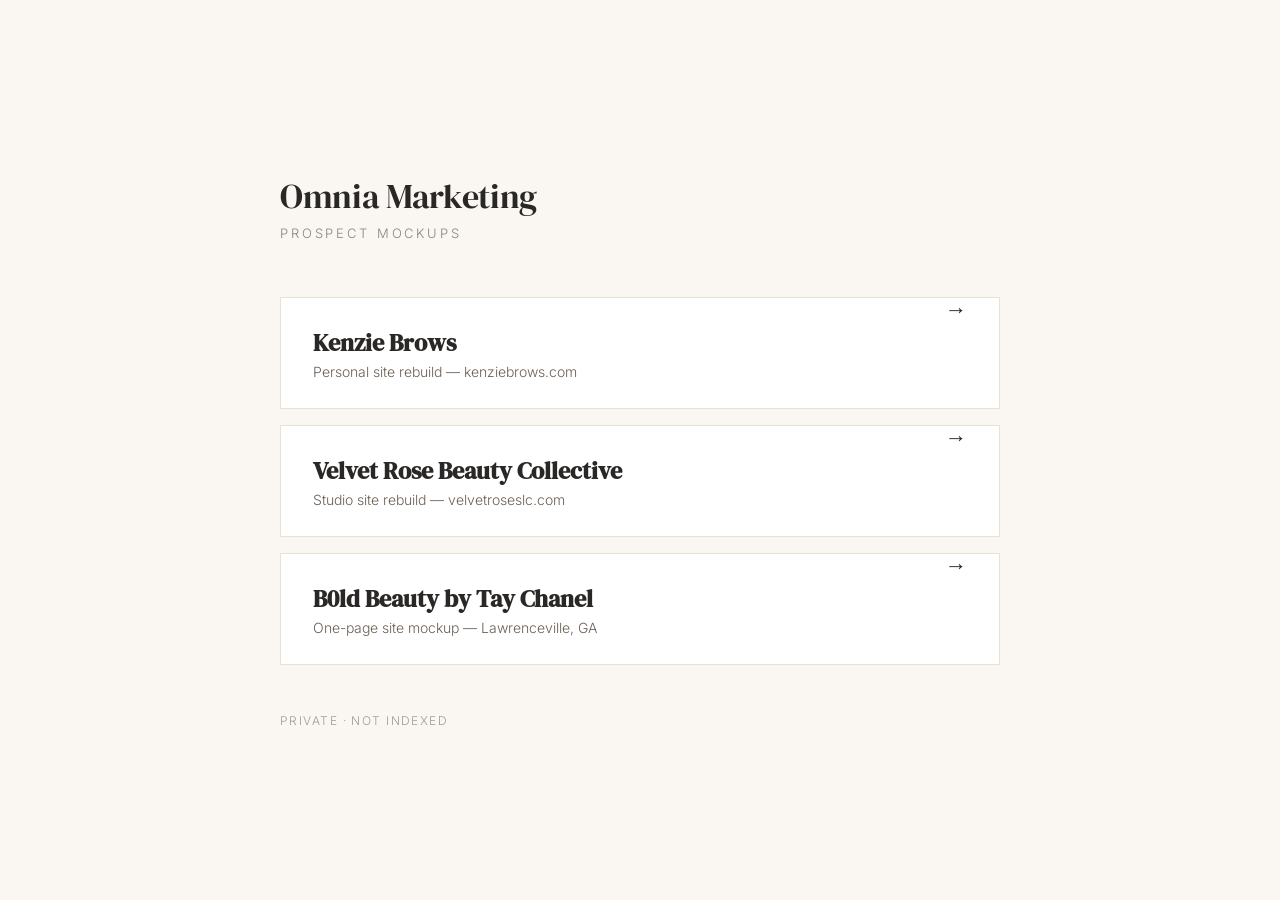
<file: index.html>
<!DOCTYPE html>
<html lang="en">
<head>
  <meta charset="UTF-8">
  <meta name="viewport" content="width=device-width, initial-scale=1.0">
  <meta name="robots" content="noindex, nofollow">
  <title>Omnia Marketing — Mockups</title>
  <link href="https://fonts.googleapis.com/css2?family=DM+Serif+Display&family=Inter:wght@300;400;500&display=swap" rel="stylesheet">
  <style>
    *, *::before, *::after { box-sizing: border-box; margin: 0; padding: 0; }
    body {
      font-family: 'Inter', sans-serif;
      background: #FAF7F2;
      color: #2A2826;
      min-height: 100vh;
      display: flex;
      align-items: center;
      justify-content: center;
      padding: 40px 24px;
      font-weight: 300;
    }
    .wrap { max-width: 720px; width: 100%; }
    .brand {
      font-family: 'DM Serif Display', serif;
      font-size: 34px;
      letter-spacing: -0.01em;
      margin-bottom: 6px;
    }
    .tagline {
      font-size: 13px;
      letter-spacing: 0.22em;
      text-transform: uppercase;
      color: #8A847E;
      margin-bottom: 56px;
    }
    .list {
      display: grid;
      gap: 16px;
    }
    .item {
      display: block;
      padding: 28px 32px;
      background: #fff;
      border: 1px solid #E8E2D6;
      text-decoration: none;
      color: inherit;
      transition: transform 200ms, border-color 200ms;
    }
    .item:hover { transform: translateY(-2px); border-color: #2A2826; }
    .item h2 {
      font-family: 'DM Serif Display', serif;
      font-size: 24px;
      margin-bottom: 4px;
    }
    .item p {
      font-size: 14px;
      color: #6B5F55;
    }
    .item .arrow {
      font-family: 'DM Serif Display', serif;
      font-size: 22px;
      float: right;
      margin-top: -32px;
    }
    footer {
      margin-top: 48px;
      font-size: 12px;
      letter-spacing: 0.12em;
      text-transform: uppercase;
      color: #A29A92;
    }
  </style>
</head>
<body>
  <div class="wrap">
    <div class="brand">Omnia Marketing</div>
    <div class="tagline">Prospect mockups</div>
    <div class="list">
      <a href="kenzie-brows/" class="item">
        <span class="arrow">&rarr;</span>
        <h2>Kenzie Brows</h2>
        <p>Personal site rebuild — kenziebrows.com</p>
      </a>
      <a href="velvet-rose/" class="item">
        <span class="arrow">&rarr;</span>
        <h2>Velvet Rose Beauty Collective</h2>
        <p>Studio site rebuild — velvetroseslc.com</p>
      </a>
      <a href="bold-beauty/" class="item">
        <span class="arrow">&rarr;</span>
        <h2>B0ld Beauty by Tay Chanel</h2>
        <p>One-page site mockup — Lawrenceville, GA</p>
      </a>
    </div>
    <footer>Private &middot; Not indexed</footer>
  </div>
</body>
</html>
</file>
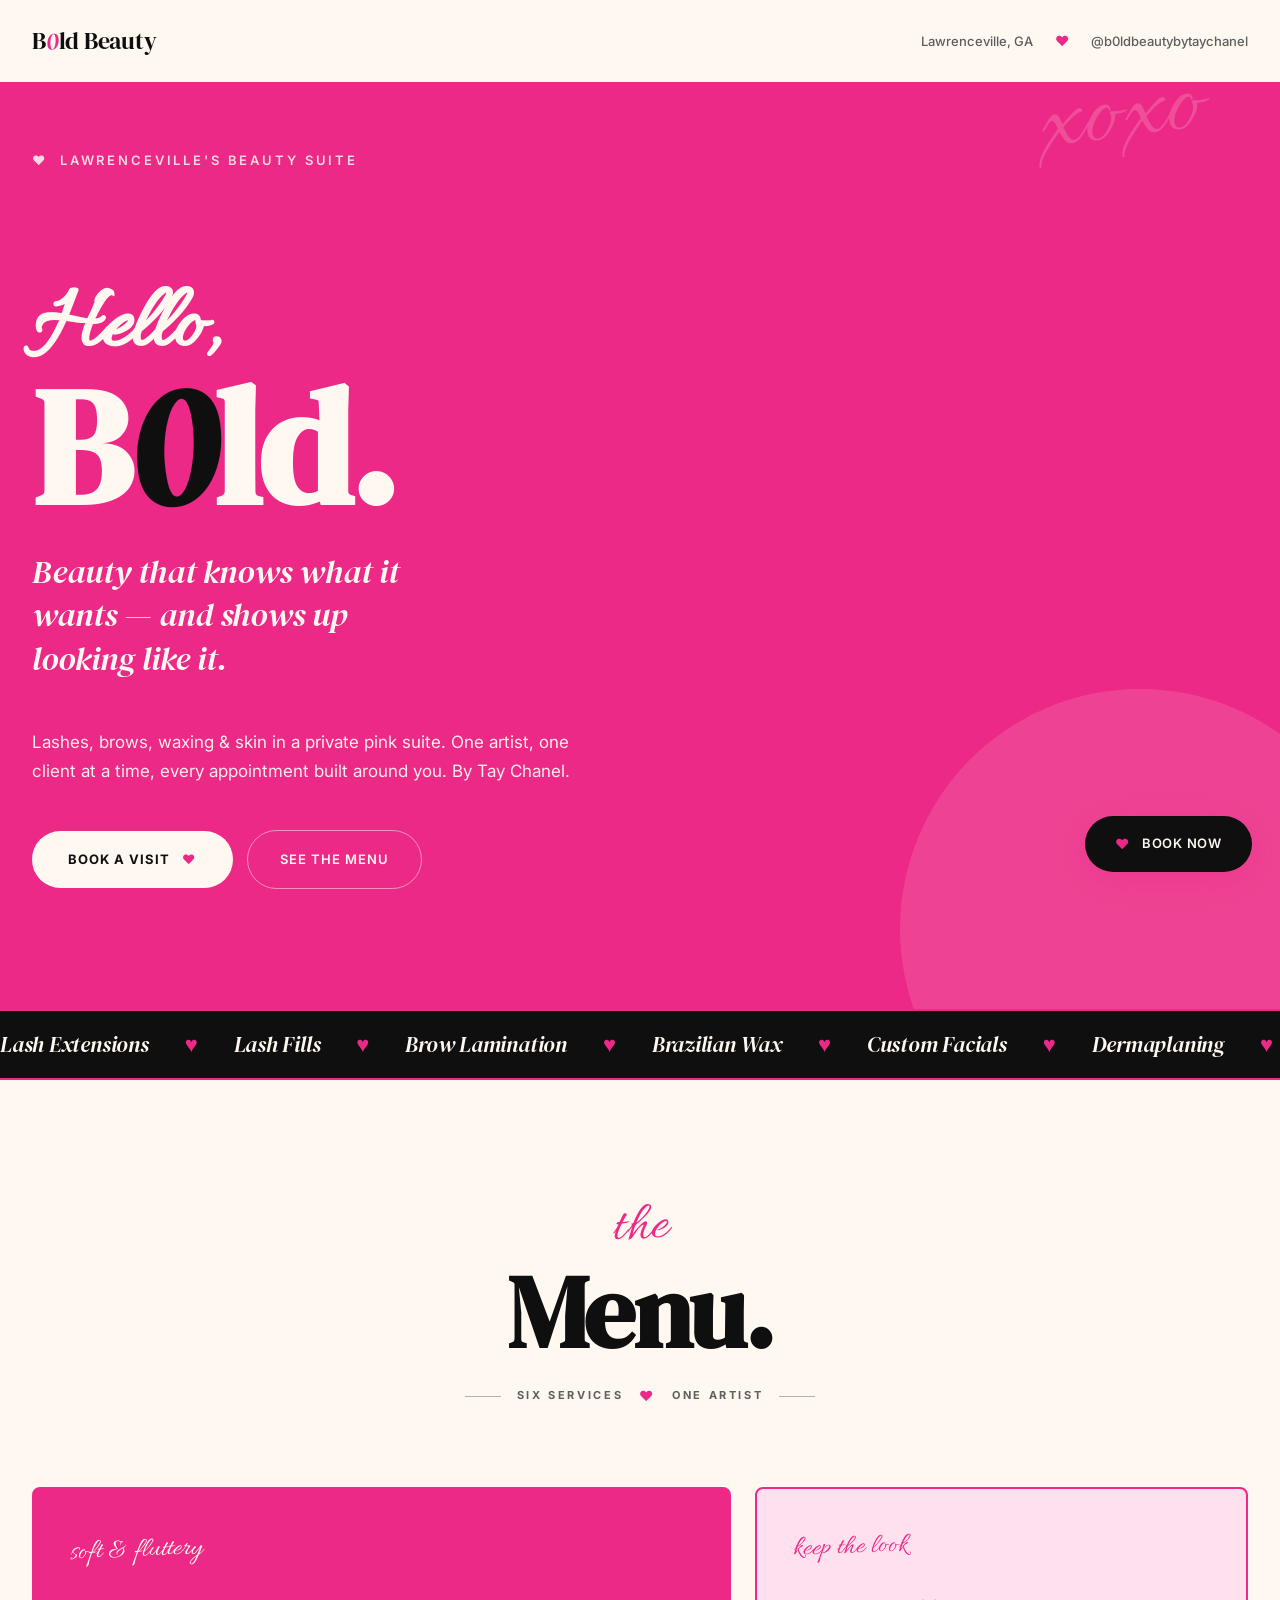
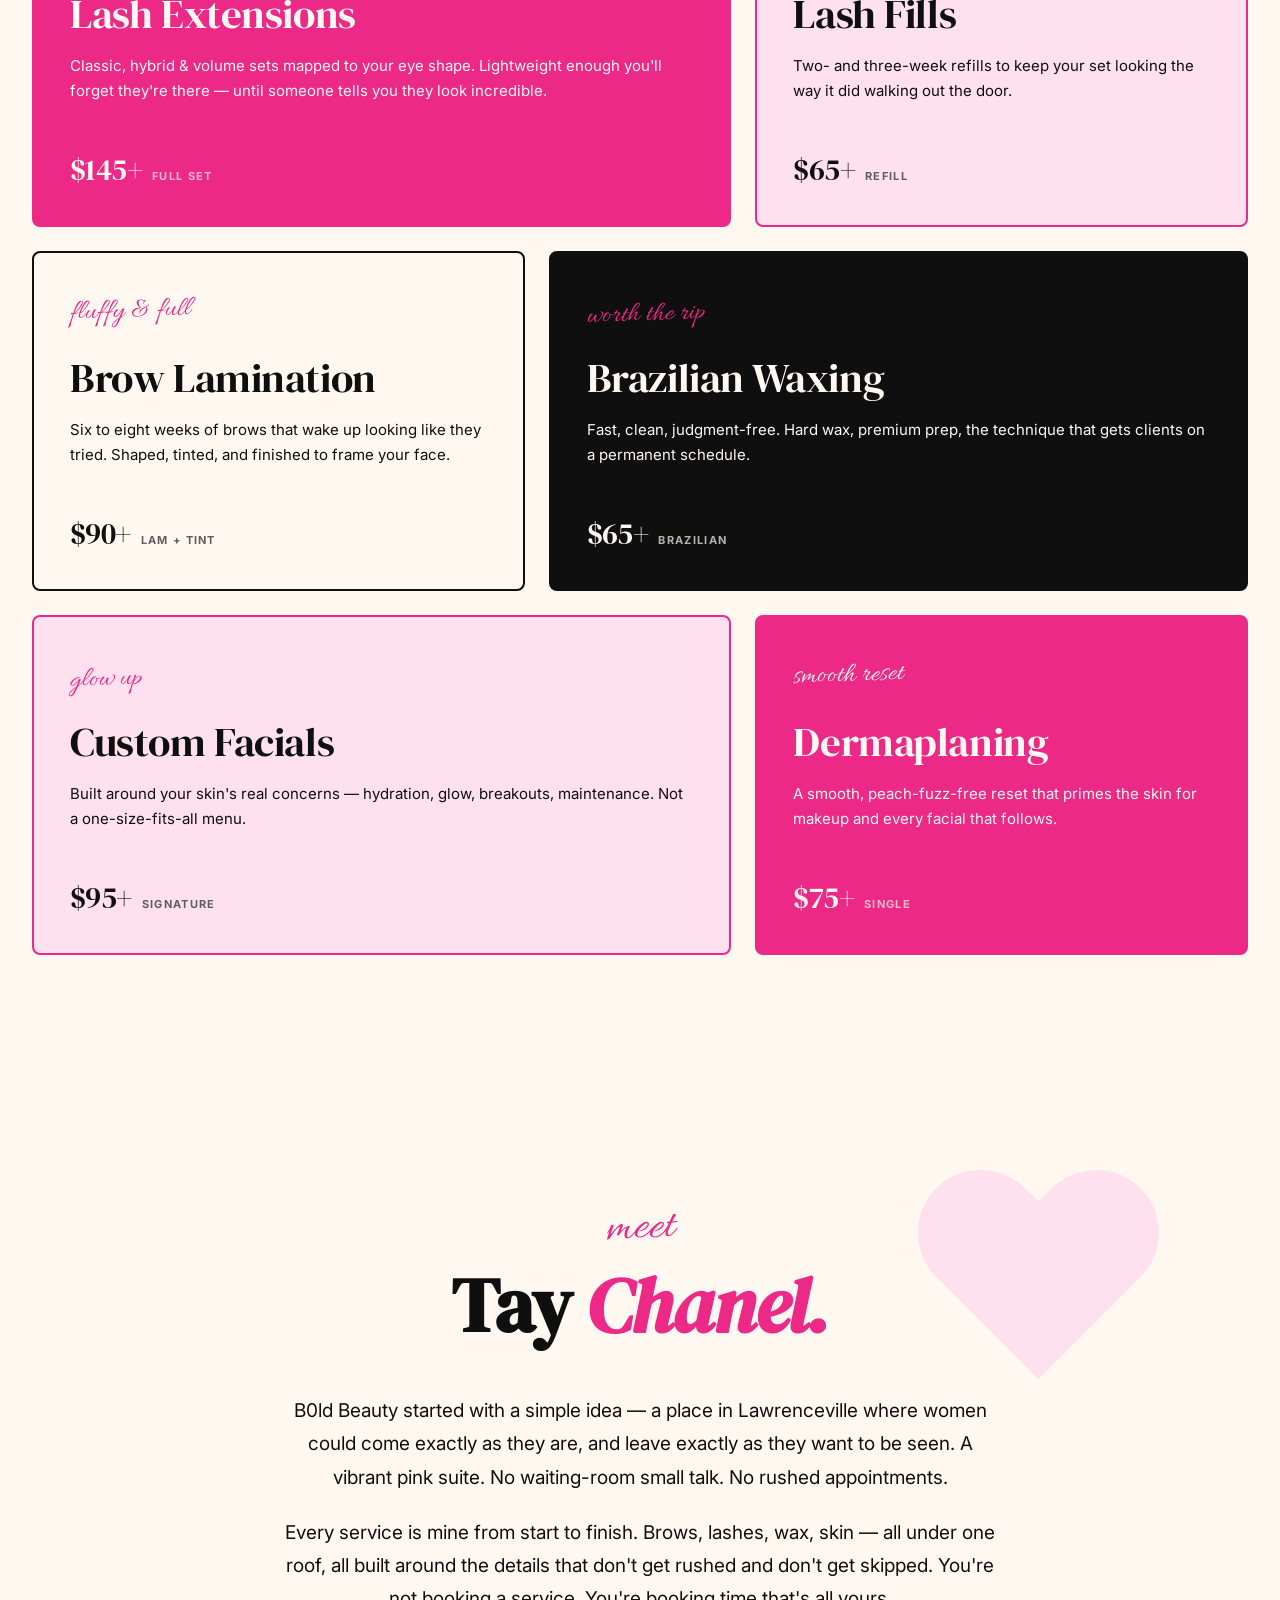
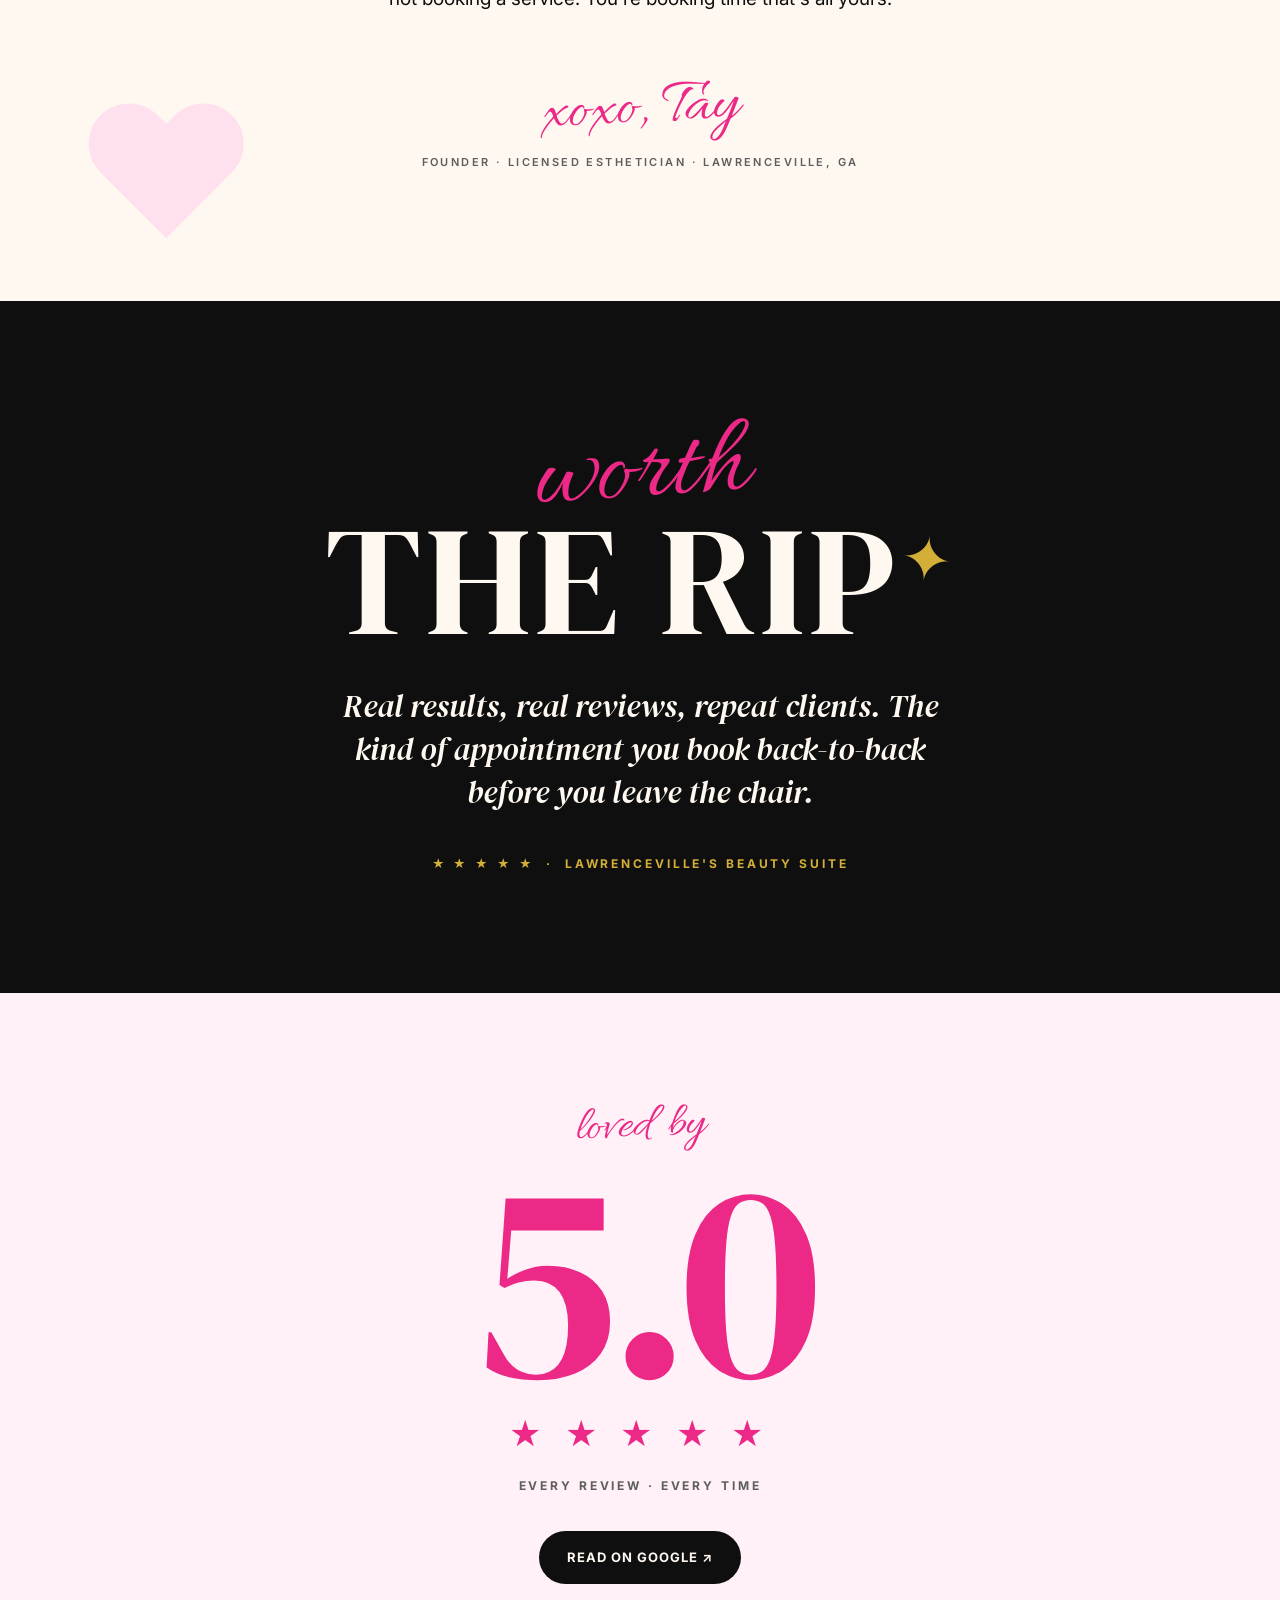
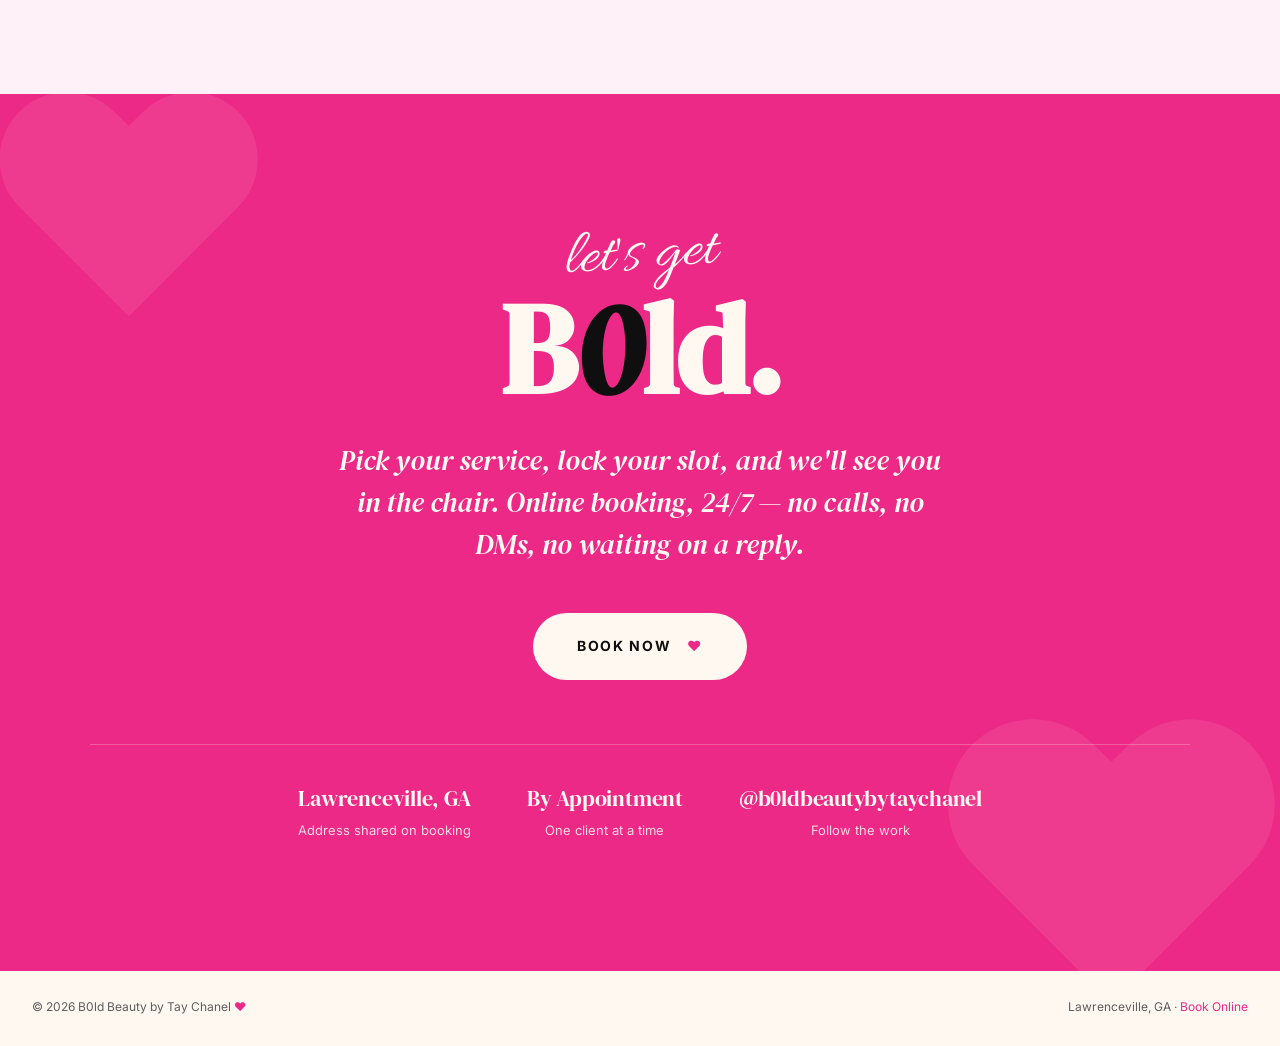
<file: bold-beauty/index.html>
<!DOCTYPE html>
<html lang="en">
<head>
  <meta charset="UTF-8">
  <meta name="viewport" content="width=device-width, initial-scale=1.0">
  <meta name="robots" content="noindex, nofollow">
  <title>B0ld Beauty by Tay Chanel | Lashes, Brows & Waxing in Lawrenceville, GA</title>
  <meta name="description" content="A bold beauty suite in Lawrenceville, GA. Lash extensions, brow lamination, Brazilian waxing, custom facials, and dermaplaning by Tay Chanel. Book online.">
  <link rel="preconnect" href="https://fonts.googleapis.com">
  <link rel="preconnect" href="https://fonts.gstatic.com" crossorigin>
  <link href="https://fonts.googleapis.com/css2?family=Allura&family=DM+Serif+Display:ital@0;1&family=Inter:wght@300;400;500;600;700&display=swap" rel="stylesheet">

  <style>
    *, *::before, *::after { box-sizing: border-box; margin: 0; padding: 0; }

    :root {
      --pink:       #EC2986;
      --pink-dk:    #C01E6E;
      --pink-soft:  #FFE0EE;
      --pink-mist:  #FFF1F7;
      --cream:      #FFF8F0;
      --ink:        #0F0F0F;
      --ink-soft:   #5E5E5E;
      --gold:       #D4AF37;
      --paper:      #FFFFFF;
    }

    html { scroll-behavior: smooth; }

    body {
      font-family: 'Inter', system-ui, sans-serif;
      background: var(--cream);
      color: var(--ink);
      font-size: 17px;
      line-height: 1.6;
      font-weight: 400;
      -webkit-font-smoothing: antialiased;
      overflow-x: hidden;
    }

    a { color: inherit; text-decoration: none; }

    .serif { font-family: 'DM Serif Display', serif; font-weight: 400; }
    .script { font-family: 'Allura', cursive; font-weight: 400; }

    /* B0ld wordmark - serif with rotated pink 0 */
    .wm {
      font-family: 'DM Serif Display', serif;
      font-weight: 400;
      letter-spacing: -0.01em;
    }
    .wm .zero {
      display: inline-block;
      color: var(--pink);
      font-style: italic;
      transform: rotate(-6deg);
    }

    /* ─── FLOATING BOOK PILL ─── */
    .float-book {
      position: fixed;
      bottom: 28px;
      right: 28px;
      z-index: 200;
      background: var(--ink);
      color: var(--cream);
      border-radius: 999px;
      padding: 17px 30px;
      font-family: 'Inter', sans-serif;
      font-size: 13px;
      font-weight: 600;
      letter-spacing: 0.06em;
      text-transform: uppercase;
      display: inline-flex;
      align-items: center;
      gap: 12px;
      box-shadow: 0 8px 28px rgba(236, 41, 134, 0.35);
      transition: transform 0.18s ease, background 0.18s ease;
    }
    .float-book:hover { transform: translateY(-3px); background: var(--pink); }
    .float-book .heart {
      color: var(--pink);
      font-size: 14px;
      animation: pulse 1.8s infinite;
      display: inline-block;
    }
    .float-book:hover .heart { color: var(--cream); }
    @keyframes pulse {
      0%, 100% { transform: scale(1); }
      50% { transform: scale(1.2); }
    }

    /* ─── TINY HEADER ─── */
    .top {
      padding: 22px 32px;
      display: flex;
      justify-content: space-between;
      align-items: center;
      font-size: 13px;
      background: var(--cream);
      position: relative;
      z-index: 5;
    }
    .top-brand {
      font-family: 'DM Serif Display', serif;
      font-size: 24px;
      letter-spacing: -0.01em;
    }
    .top-brand .zero {
      color: var(--pink);
      display: inline-block;
      transform: rotate(-6deg);
      font-style: italic;
    }
    .top-meta {
      display: flex;
      gap: 22px;
      font-weight: 500;
      color: var(--ink-soft);
      align-items: center;
    }
    .top-meta a:hover { color: var(--pink); }
    .top-meta .heart { color: var(--pink); font-size: 14px; }

    /* ─── HERO ─── */
    .hero {
      background: var(--pink);
      color: var(--cream);
      padding: 64px 32px 120px;
      position: relative;
      overflow: hidden;
    }
    .hero-inner {
      max-width: 1280px;
      margin: 0 auto;
      position: relative;
    }

    /* Decorative cream blob */
    .hero-blob {
      position: absolute;
      bottom: -160px;
      right: -100px;
      width: 480px;
      height: 480px;
      background: var(--cream);
      border-radius: 50%;
      opacity: 0.12;
      z-index: 0;
    }
    .hero-mark {
      position: absolute;
      top: -20px;
      right: 6%;
      font-family: 'Allura', cursive;
      font-size: 110px;
      line-height: 1;
      color: var(--cream);
      opacity: 0.18;
      transform: rotate(-8deg);
      z-index: 1;
      pointer-events: none;
    }

    .hero-eyebrow {
      font-family: 'Inter', sans-serif;
      font-size: 13px;
      font-weight: 600;
      letter-spacing: 0.22em;
      text-transform: uppercase;
      color: var(--cream);
      opacity: 0.85;
      margin-bottom: 32px;
      display: inline-flex;
      align-items: center;
      gap: 12px;
      position: relative;
      z-index: 2;
    }
    .hero-eyebrow .heart { color: var(--cream); }

    .hero-h1 {
      position: relative;
      z-index: 2;
      font-family: 'DM Serif Display', serif;
      font-size: clamp(72px, 13vw, 220px);
      line-height: 0.95;
      letter-spacing: -0.02em;
      color: var(--cream);
      margin-bottom: 24px;
    }
    .hero-h1 .zero {
      color: var(--ink);
      font-style: italic;
      display: inline-block;
      transform: rotate(-8deg);
    }
    .hero-h1 .script-word {
      font-family: 'Allura', cursive;
      font-size: 0.55em;
      font-style: normal;
      color: var(--cream);
      display: inline-block;
      margin: 0 0.1em 0 0;
      transform: translateY(0.06em);
      letter-spacing: 0;
    }

    .hero-tag {
      position: relative;
      z-index: 2;
      font-family: 'DM Serif Display', serif;
      font-style: italic;
      font-size: clamp(22px, 2.6vw, 36px);
      line-height: 1.3;
      color: var(--cream);
      max-width: 22ch;
      margin-bottom: 48px;
    }

    .hero-body {
      position: relative;
      z-index: 2;
      max-width: 580px;
      font-size: 17px;
      line-height: 1.7;
      color: var(--cream);
      opacity: 0.95;
      margin-bottom: 44px;
    }

    .hero-actions {
      position: relative;
      z-index: 2;
      display: flex;
      gap: 14px;
      flex-wrap: wrap;
      align-items: center;
    }

    .btn-cream {
      background: var(--cream);
      color: var(--ink);
      padding: 18px 36px;
      font-family: 'Inter', sans-serif;
      font-size: 13px;
      font-weight: 700;
      letter-spacing: 0.08em;
      text-transform: uppercase;
      border-radius: 999px;
      display: inline-flex;
      align-items: center;
      gap: 12px;
      transition: transform 0.18s, background 0.18s;
    }
    .btn-cream:hover { background: var(--ink); color: var(--cream); transform: translateY(-2px); }
    .btn-ghost-light {
      color: var(--cream);
      padding: 18px 32px;
      font-family: 'Inter', sans-serif;
      font-size: 13px;
      font-weight: 600;
      letter-spacing: 0.08em;
      text-transform: uppercase;
      border-radius: 999px;
      border: 1.5px solid rgba(255,248,240,0.5);
      transition: all 0.18s;
    }
    .btn-ghost-light:hover { background: var(--cream); color: var(--ink); border-color: var(--cream); }

    /* ─── HEART TICKER ─── */
    .ticker {
      background: var(--ink);
      color: var(--cream);
      padding: 16px 0;
      overflow: hidden;
      border-top: 2px solid var(--pink);
      border-bottom: 2px solid var(--pink);
    }
    .ticker-track {
      display: flex;
      gap: 36px;
      animation: scroll 32s linear infinite;
      white-space: nowrap;
      font-family: 'DM Serif Display', serif;
      font-style: italic;
      font-size: 22px;
      letter-spacing: -0.01em;
    }
    .ticker-track span { display: inline-flex; align-items: center; gap: 36px; }
    .ticker-track span::after {
      content: "♥";
      color: var(--pink);
      font-style: normal;
    }
    @keyframes scroll {
      from { transform: translateX(0); }
      to { transform: translateX(-50%); }
    }

    /* ─── MENU ─── */
    .menu {
      padding: 120px 32px;
      background: var(--cream);
      position: relative;
    }
    .menu-inner { max-width: 1280px; margin: 0 auto; }

    .menu-head {
      text-align: center;
      margin-bottom: 80px;
    }
    .menu-head .pre {
      font-family: 'Allura', cursive;
      font-size: 56px;
      color: var(--pink);
      line-height: 1;
      transform: rotate(-3deg);
      display: inline-block;
      margin-bottom: 8px;
    }
    .menu-head h2 {
      font-family: 'DM Serif Display', serif;
      font-size: clamp(56px, 8vw, 124px);
      line-height: 0.95;
      letter-spacing: -0.02em;
      color: var(--ink);
    }
    .menu-head .heart-rule {
      margin-top: 24px;
      display: inline-flex;
      align-items: center;
      gap: 16px;
      font-size: 11px;
      font-weight: 700;
      letter-spacing: 0.24em;
      text-transform: uppercase;
      color: var(--ink-soft);
    }
    .menu-head .heart-rule::before,
    .menu-head .heart-rule::after {
      content: "";
      width: 36px;
      height: 1px;
      background: var(--ink);
      opacity: 0.3;
    }
    .menu-head .heart-rule .heart { color: var(--pink); font-size: 14px; }

    .menu-grid {
      display: grid;
      grid-template-columns: repeat(12, 1fr);
      gap: 24px;
    }

    .panel {
      padding: 40px 36px;
      position: relative;
      display: flex;
      flex-direction: column;
      justify-content: space-between;
      min-height: 340px;
      transition: transform 0.2s ease, box-shadow 0.2s ease;
      border-radius: 8px;
    }
    .panel:hover { transform: translateY(-4px); box-shadow: 0 16px 40px rgba(236, 41, 134, 0.18); }

    .panel-tag {
      font-family: 'Allura', cursive;
      font-size: 28px;
      line-height: 1;
      color: var(--pink);
      margin-bottom: 12px;
      transform: rotate(-2deg);
      display: inline-block;
    }
    .panel-name {
      font-family: 'DM Serif Display', serif;
      font-size: clamp(28px, 3.2vw, 42px);
      line-height: 1.05;
      letter-spacing: -0.01em;
      margin-bottom: 18px;
    }
    .panel-desc {
      font-family: 'Inter', sans-serif;
      font-size: 15px;
      line-height: 1.65;
      margin-bottom: 28px;
      flex: 1;
    }
    .panel-price {
      font-family: 'DM Serif Display', serif;
      font-size: 30px;
      line-height: 1;
      letter-spacing: -0.02em;
      display: inline-flex;
      align-items: baseline;
      gap: 10px;
    }
    .panel-price small {
      font-family: 'Inter', sans-serif;
      font-size: 11px;
      font-weight: 700;
      letter-spacing: 0.12em;
      text-transform: uppercase;
      color: var(--ink-soft);
    }

    /* Asymmetric panel placement + alternating bg */
    .p1 { grid-column: 1 / span 7; background: var(--pink); color: var(--cream); border: 2px solid var(--pink); }
    .p1 .panel-tag { color: var(--cream); }
    .p1 .panel-price small { color: rgba(255,248,240,0.7); }
    .p2 { grid-column: 8 / span 5; background: var(--pink-soft); border: 2px solid var(--pink); }
    .p3 { grid-column: 1 / span 5; background: var(--cream); border: 2px solid var(--ink); }
    .p4 { grid-column: 6 / span 7; background: var(--ink); color: var(--cream); border: 2px solid var(--ink); }
    .p4 .panel-tag { color: var(--pink); }
    .p4 .panel-price small { color: rgba(255,248,240,0.7); }
    .p5 { grid-column: 1 / span 7; background: var(--pink-soft); border: 2px solid var(--pink); }
    .p6 { grid-column: 8 / span 5; background: var(--pink); color: var(--cream); border: 2px solid var(--pink); }
    .p6 .panel-tag { color: var(--cream); }
    .p6 .panel-price small { color: rgba(255,248,240,0.7); }

    /* ─── STORY ─── */
    .story {
      padding: 130px 32px;
      background: var(--cream);
      position: relative;
      overflow: hidden;
    }
    .story::before {
      content: "♥";
      position: absolute;
      top: 60px;
      right: 8%;
      font-size: 280px;
      color: var(--pink-soft);
      line-height: 1;
      z-index: 0;
    }
    .story::after {
      content: "♥";
      position: absolute;
      bottom: 40px;
      left: 6%;
      font-size: 180px;
      color: var(--pink-soft);
      line-height: 1;
      z-index: 0;
    }
    .story-inner {
      max-width: 920px;
      margin: 0 auto;
      position: relative;
      z-index: 1;
      text-align: center;
    }
    .story .pre {
      font-family: 'Allura', cursive;
      font-size: 48px;
      color: var(--pink);
      line-height: 1;
      transform: rotate(-3deg);
      display: inline-block;
      margin-bottom: 12px;
    }
    .story h2 {
      font-family: 'DM Serif Display', serif;
      font-size: clamp(48px, 6vw, 84px);
      line-height: 1.05;
      letter-spacing: -0.02em;
      color: var(--ink);
      margin-bottom: 48px;
    }
    .story h2 em {
      font-style: italic;
      color: var(--pink);
    }
    .story p {
      font-family: 'Inter', sans-serif;
      font-size: 19px;
      line-height: 1.75;
      max-width: 720px;
      margin: 0 auto 22px;
      color: var(--ink);
    }
    .story-sig {
      margin-top: 40px;
      font-family: 'Allura', cursive;
      font-size: 64px;
      color: var(--pink);
      line-height: 1;
      transform: rotate(-3deg);
      display: inline-block;
    }
    .story-sig-meta {
      display: block;
      margin-top: 12px;
      font-family: 'Inter', sans-serif;
      font-size: 11px;
      font-weight: 600;
      letter-spacing: 0.22em;
      text-transform: uppercase;
      color: var(--ink-soft);
      transform: rotate(0deg);
    }

    /* ─── WORTH IT (black contrast block, inspired by Worth The Rip) ─── */
    .worth {
      background: var(--ink);
      color: var(--cream);
      padding: 120px 32px;
      position: relative;
      overflow: hidden;
    }
    .worth-inner {
      max-width: 1100px;
      margin: 0 auto;
      text-align: center;
      position: relative;
      z-index: 1;
    }
    .worth-script {
      font-family: 'Allura', cursive;
      font-size: clamp(72px, 9vw, 140px);
      line-height: 0.95;
      color: var(--pink);
      transform: rotate(-4deg);
      display: inline-block;
      margin-bottom: -20px;
    }
    .worth-serif {
      font-family: 'DM Serif Display', serif;
      font-size: clamp(72px, 12vw, 180px);
      line-height: 0.9;
      letter-spacing: 0.02em;
      color: var(--cream);
      text-transform: uppercase;
      display: block;
    }
    .worth-drip {
      display: inline-block;
      color: var(--gold);
      font-size: 0.4em;
      vertical-align: super;
      margin-left: 0.05em;
      transform: rotate(8deg);
    }
    .worth-sub {
      margin-top: 36px;
      font-family: 'DM Serif Display', serif;
      font-style: italic;
      font-size: clamp(20px, 2.4vw, 32px);
      line-height: 1.4;
      color: var(--cream);
      max-width: 600px;
      margin-left: auto;
      margin-right: auto;
    }
    .worth-meta {
      margin-top: 40px;
      font-family: 'Inter', sans-serif;
      font-size: 12px;
      font-weight: 700;
      letter-spacing: 0.24em;
      text-transform: uppercase;
      color: var(--gold);
    }

    /* ─── PROOF ─── */
    .proof {
      padding: 110px 32px;
      background: var(--pink-mist);
      text-align: center;
    }
    .proof-inner {
      max-width: 720px;
      margin: 0 auto;
    }
    .proof .pre {
      font-family: 'Allura', cursive;
      font-size: 48px;
      color: var(--pink);
      line-height: 1;
      transform: rotate(-3deg);
      display: inline-block;
      margin-bottom: 8px;
    }
    .proof-number {
      font-family: 'DM Serif Display', serif;
      font-size: clamp(140px, 22vw, 280px);
      line-height: 0.85;
      letter-spacing: -0.04em;
      color: var(--pink);
    }
    .proof-stars {
      font-size: 32px;
      letter-spacing: 0.24em;
      color: var(--pink);
      margin: 12px 0 16px;
    }
    .proof-label {
      font-family: 'Inter', sans-serif;
      font-size: 12px;
      font-weight: 700;
      letter-spacing: 0.24em;
      text-transform: uppercase;
      color: var(--ink-soft);
      margin-bottom: 36px;
    }
    .proof-link {
      display: inline-flex;
      align-items: center;
      gap: 10px;
      font-family: 'Inter', sans-serif;
      font-size: 13px;
      font-weight: 700;
      letter-spacing: 0.08em;
      text-transform: uppercase;
      background: var(--ink);
      color: var(--cream);
      padding: 16px 28px;
      border-radius: 999px;
      transition: background 0.18s;
    }
    .proof-link:hover { background: var(--pink); }

    /* ─── BOOK CTA ─── */
    .book {
      background: var(--pink);
      color: var(--cream);
      padding: 130px 32px;
      position: relative;
      overflow: hidden;
    }
    .book::before {
      content: "♥";
      position: absolute;
      top: -40px;
      left: -20px;
      font-size: 300px;
      color: rgba(255,248,240,0.08);
      line-height: 1;
    }
    .book::after {
      content: "♥";
      position: absolute;
      bottom: -80px;
      right: -20px;
      font-size: 380px;
      color: rgba(255,248,240,0.08);
      line-height: 1;
    }
    .book-inner {
      max-width: 1100px;
      margin: 0 auto;
      position: relative;
      z-index: 1;
      text-align: center;
    }
    .book .pre {
      font-family: 'Allura', cursive;
      font-size: 64px;
      color: var(--cream);
      line-height: 1;
      transform: rotate(-4deg);
      display: inline-block;
      margin-bottom: 4px;
    }
    .book h2 {
      font-family: 'DM Serif Display', serif;
      font-size: clamp(64px, 10vw, 160px);
      line-height: 0.9;
      letter-spacing: -0.02em;
      margin-bottom: 32px;
    }
    .book h2 .zero {
      color: var(--ink);
      font-style: italic;
      display: inline-block;
      transform: rotate(-8deg);
    }
    .book-tag {
      font-family: 'DM Serif Display', serif;
      font-style: italic;
      font-size: clamp(20px, 2.4vw, 28px);
      line-height: 1.5;
      color: var(--cream);
      max-width: 620px;
      margin: 0 auto 48px;
    }
    .book-btn {
      display: inline-flex;
      align-items: center;
      gap: 16px;
      background: var(--cream);
      color: var(--ink);
      padding: 22px 44px;
      font-family: 'Inter', sans-serif;
      font-size: 14px;
      font-weight: 700;
      letter-spacing: 0.12em;
      text-transform: uppercase;
      border-radius: 999px;
      transition: transform 0.18s, background 0.18s, color 0.18s;
    }
    .book-btn:hover {
      background: var(--ink);
      color: var(--cream);
      transform: translateY(-3px);
    }
    .book-btn .heart { color: var(--pink); }
    .book-btn:hover .heart { color: var(--pink); }

    .book-meta {
      display: flex;
      gap: 56px;
      justify-content: center;
      flex-wrap: wrap;
      margin-top: 64px;
      padding-top: 36px;
      border-top: 1px solid rgba(255, 248, 240, 0.25);
      font-family: 'Inter', sans-serif;
      font-size: 13px;
      color: rgba(255,248,240,0.85);
    }
    .book-meta span {
      display: flex;
      flex-direction: column;
      gap: 4px;
      text-align: center;
    }
    .book-meta span strong {
      font-family: 'DM Serif Display', serif;
      font-size: 22px;
      font-weight: 400;
      letter-spacing: -0.01em;
      color: var(--cream);
    }
    .book-meta .heart { color: var(--cream); margin: 0 6px; }

    /* ─── FOOTER ─── */
    footer {
      background: var(--cream);
      padding: 26px 32px 30px;
      font-size: 12px;
      color: var(--ink-soft);
      display: flex;
      justify-content: space-between;
      align-items: center;
      flex-wrap: wrap;
      gap: 14px;
    }
    footer a:hover { color: var(--pink); }
    footer .heart { color: var(--pink); }

    /* ─── RESPONSIVE ─── */
    @media (max-width: 960px) {
      .top { padding: 16px 20px; }
      .top-meta { gap: 14px; font-size: 12px; }
      .top-meta a:first-of-type { display: none; }
      .hero { padding: 40px 20px 80px; }
      .hero-mark { font-size: 60px; top: 0; right: 4%; }
      .hero-actions { width: 100%; }
      .btn-cream, .btn-ghost-light { flex: 1; justify-content: center; }
      .ticker-track { font-size: 18px; gap: 24px; }
      .ticker-track span { gap: 24px; }
      .menu { padding: 80px 20px; }
      .menu-head { margin-bottom: 56px; }
      .menu-head .pre { font-size: 40px; }
      .menu-grid { grid-template-columns: 1fr; gap: 20px; }
      .panel { min-height: 260px; padding: 32px 28px; }
      .p1, .p2, .p3, .p4, .p5, .p6 { grid-column: 1 / -1; }
      .story { padding: 80px 20px; }
      .story::before { font-size: 160px; top: 20px; }
      .story::after { font-size: 100px; }
      .worth { padding: 80px 20px; }
      .proof { padding: 72px 20px; }
      .book { padding: 90px 20px; }
      .book-meta { gap: 28px; margin-top: 48px; }
      .book-btn { padding: 18px 32px; font-size: 13px; }
      .float-book { padding: 14px 22px; font-size: 12px; bottom: 16px; right: 16px; }
      footer { flex-direction: column; text-align: center; padding: 22px 20px; }
    }
  </style>
</head>
<body>

  <!-- TOP -->
  <header class="top">
    <a href="#" class="top-brand">B<span class="zero">0</span>ld Beauty</a>
    <div class="top-meta">
      <span>Lawrenceville, GA</span>
      <span class="heart">♥</span>
      <a href="https://instagram.com/b0ldbeautybytaychanel" target="_blank">@b0ldbeautybytaychanel</a>
    </div>
  </header>

  <!-- HERO -->
  <section class="hero">
    <div class="hero-mark" aria-hidden="true">xoxo</div>
    <div class="hero-blob" aria-hidden="true"></div>
    <div class="hero-inner">

      <div class="hero-eyebrow">
        <span class="heart">♥</span> Lawrenceville's Beauty Suite
      </div>

      <h1 class="hero-h1">
        <span class="script-word">Hello,</span><br>B<span class="zero">0</span>ld.
      </h1>

      <div class="hero-tag">Beauty that knows what it wants — and shows up looking like it.</div>

      <div class="hero-body">
        Lashes, brows, waxing &amp; skin in a private pink suite. One artist, one client at a time, every appointment built around you. By Tay Chanel.
      </div>

      <div class="hero-actions">
        <a href="https://taylorbrightwell.glossgenius.com" class="btn-cream">Book a Visit <span style="color: var(--pink);">♥</span></a>
        <a href="#menu" class="btn-ghost-light">See the Menu</a>
      </div>

    </div>
  </section>

  <!-- TICKER -->
  <div class="ticker" aria-hidden="true">
    <div class="ticker-track">
      <span>Lash Extensions</span>
      <span>Lash Fills</span>
      <span>Brow Lamination</span>
      <span>Brazilian Wax</span>
      <span>Custom Facials</span>
      <span>Dermaplaning</span>
      <span>Lash Extensions</span>
      <span>Lash Fills</span>
      <span>Brow Lamination</span>
      <span>Brazilian Wax</span>
      <span>Custom Facials</span>
      <span>Dermaplaning</span>
    </div>
  </div>

  <!-- MENU -->
  <section class="menu" id="menu">
    <div class="menu-inner">

      <div class="menu-head">
        <div class="pre">the</div>
        <h2>Menu.</h2>
        <div class="heart-rule">Six Services <span class="heart">♥</span> One Artist</div>
      </div>

      <div class="menu-grid">

        <div class="panel p1">
          <div class="panel-tag">soft &amp; fluttery</div>
          <div>
            <div class="panel-name">Lash Extensions</div>
            <div class="panel-desc">Classic, hybrid &amp; volume sets mapped to your eye shape. Lightweight enough you'll forget they're there — until someone tells you they look incredible.</div>
          </div>
          <div class="panel-price">$145+<small>Full Set</small></div>
        </div>

        <div class="panel p2">
          <div class="panel-tag">keep the look</div>
          <div>
            <div class="panel-name">Lash Fills</div>
            <div class="panel-desc">Two- and three-week refills to keep your set looking the way it did walking out the door.</div>
          </div>
          <div class="panel-price">$65+<small>Refill</small></div>
        </div>

        <div class="panel p3">
          <div class="panel-tag">fluffy &amp; full</div>
          <div>
            <div class="panel-name">Brow Lamination</div>
            <div class="panel-desc">Six to eight weeks of brows that wake up looking like they tried. Shaped, tinted, and finished to frame your face.</div>
          </div>
          <div class="panel-price">$90+<small>Lam + Tint</small></div>
        </div>

        <div class="panel p4">
          <div class="panel-tag">worth the rip</div>
          <div>
            <div class="panel-name">Brazilian Waxing</div>
            <div class="panel-desc">Fast, clean, judgment-free. Hard wax, premium prep, the technique that gets clients on a permanent schedule.</div>
          </div>
          <div class="panel-price">$65+<small>Brazilian</small></div>
        </div>

        <div class="panel p5">
          <div class="panel-tag">glow up</div>
          <div>
            <div class="panel-name">Custom Facials</div>
            <div class="panel-desc">Built around your skin's real concerns — hydration, glow, breakouts, maintenance. Not a one-size-fits-all menu.</div>
          </div>
          <div class="panel-price">$95+<small>Signature</small></div>
        </div>

        <div class="panel p6">
          <div class="panel-tag">smooth reset</div>
          <div>
            <div class="panel-name">Dermaplaning</div>
            <div class="panel-desc">A smooth, peach-fuzz-free reset that primes the skin for makeup and every facial that follows.</div>
          </div>
          <div class="panel-price">$75+<small>Single</small></div>
        </div>

      </div>
    </div>
  </section>

  <!-- STORY -->
  <section class="story" id="story">
    <div class="story-inner">

      <div class="pre">meet</div>
      <h2>Tay <em>Chanel.</em></h2>

      <p>B0ld Beauty started with a simple idea — a place in Lawrenceville where women could come exactly as they are, and leave exactly as they want to be seen. A vibrant pink suite. No waiting-room small talk. No rushed appointments.</p>

      <p>Every service is mine from start to finish. Brows, lashes, wax, skin — all under one roof, all built around the details that don't get rushed and don't get skipped. You're not booking a service. You're booking time that's all yours.</p>

      <div class="story-sig">xoxo, Tay</div>
      <span class="story-sig-meta">Founder &middot; Licensed Esthetician &middot; Lawrenceville, GA</span>

    </div>
  </section>

  <!-- WORTH IT -->
  <section class="worth">
    <div class="worth-inner">
      <div class="worth-script">worth</div>
      <div class="worth-serif">the rip<span class="worth-drip">✦</span></div>
      <div class="worth-sub">Real results, real reviews, repeat clients. The kind of appointment you book back-to-back before you leave the chair.</div>
      <div class="worth-meta">★ ★ ★ ★ ★ &nbsp;·&nbsp; Lawrenceville's Beauty Suite</div>
    </div>
  </section>

  <!-- PROOF -->
  <section class="proof">
    <div class="proof-inner">
      <div class="pre">loved by</div>
      <div class="proof-number">5.0</div>
      <div class="proof-stars">★ ★ ★ ★ ★</div>
      <div class="proof-label">Every review &middot; Every time</div>
      <a href="https://www.google.com/search?q=B0ld+Beauty+by+Tay+Chanel+Lawrenceville" class="proof-link" target="_blank" rel="noopener">Read on Google ↗</a>
    </div>
  </section>

  <!-- BOOK -->
  <section class="book">
    <div class="book-inner">
      <div class="pre">let's get</div>
      <h2>B<span class="zero">0</span>ld.</h2>
      <div class="book-tag">Pick your service, lock your slot, and we'll see you in the chair. Online booking, 24/7 — no calls, no DMs, no waiting on a reply.</div>
      <a href="https://taylorbrightwell.glossgenius.com" class="book-btn">Book Now <span class="heart">♥</span></a>

      <div class="book-meta">
        <span><strong>Lawrenceville, GA</strong>Address shared on booking</span>
        <span><strong>By Appointment</strong>One client at a time</span>
        <span><strong>@b0ldbeautybytaychanel</strong>Follow the work</span>
      </div>
    </div>
  </section>

  <!-- FOOTER -->
  <footer>
    <span>© 2026 B0ld Beauty by Tay Chanel <span class="heart">♥</span></span>
    <span>Lawrenceville, GA &middot; <a href="https://taylorbrightwell.glossgenius.com" style="color: var(--pink);">Book Online</a></span>
  </footer>

  <!-- FLOATING BOOK -->
  <a href="https://taylorbrightwell.glossgenius.com" class="float-book">
    <span class="heart">♥</span> Book Now
  </a>

</body>
</html>
</file>
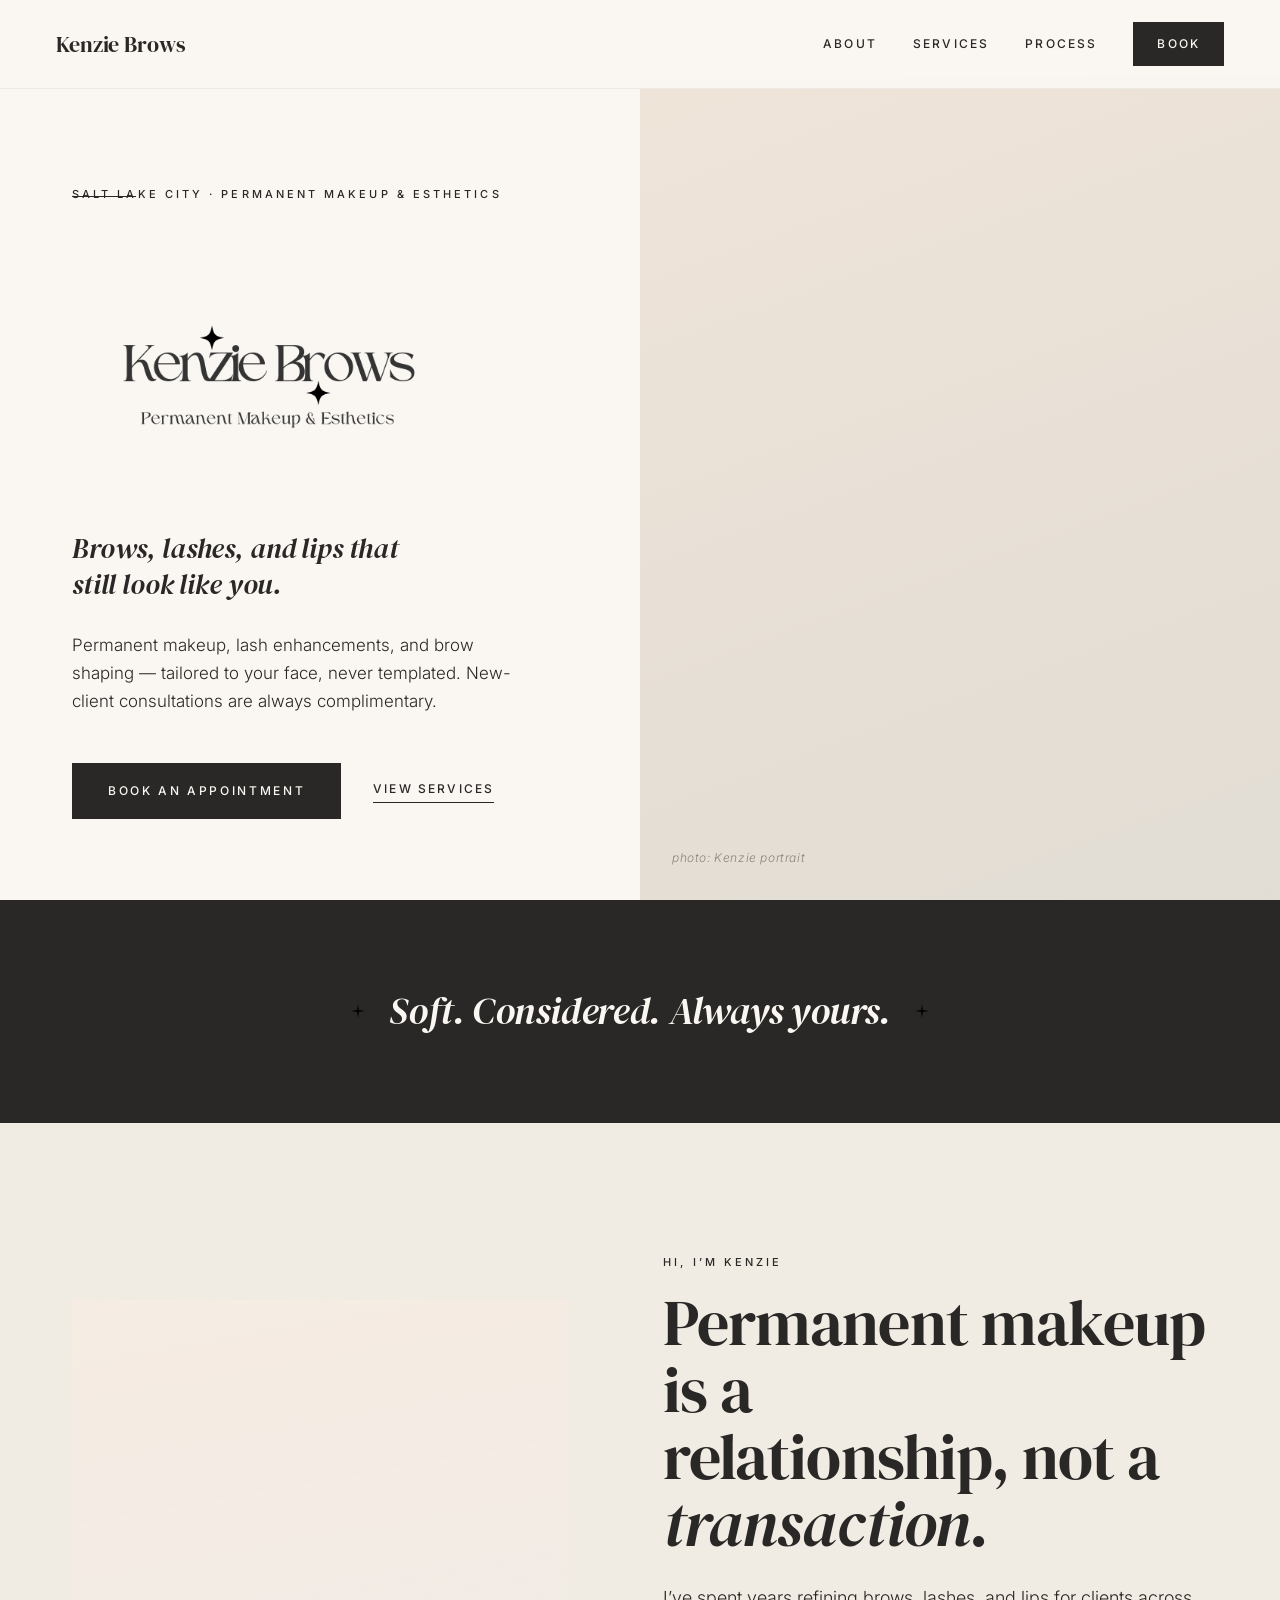
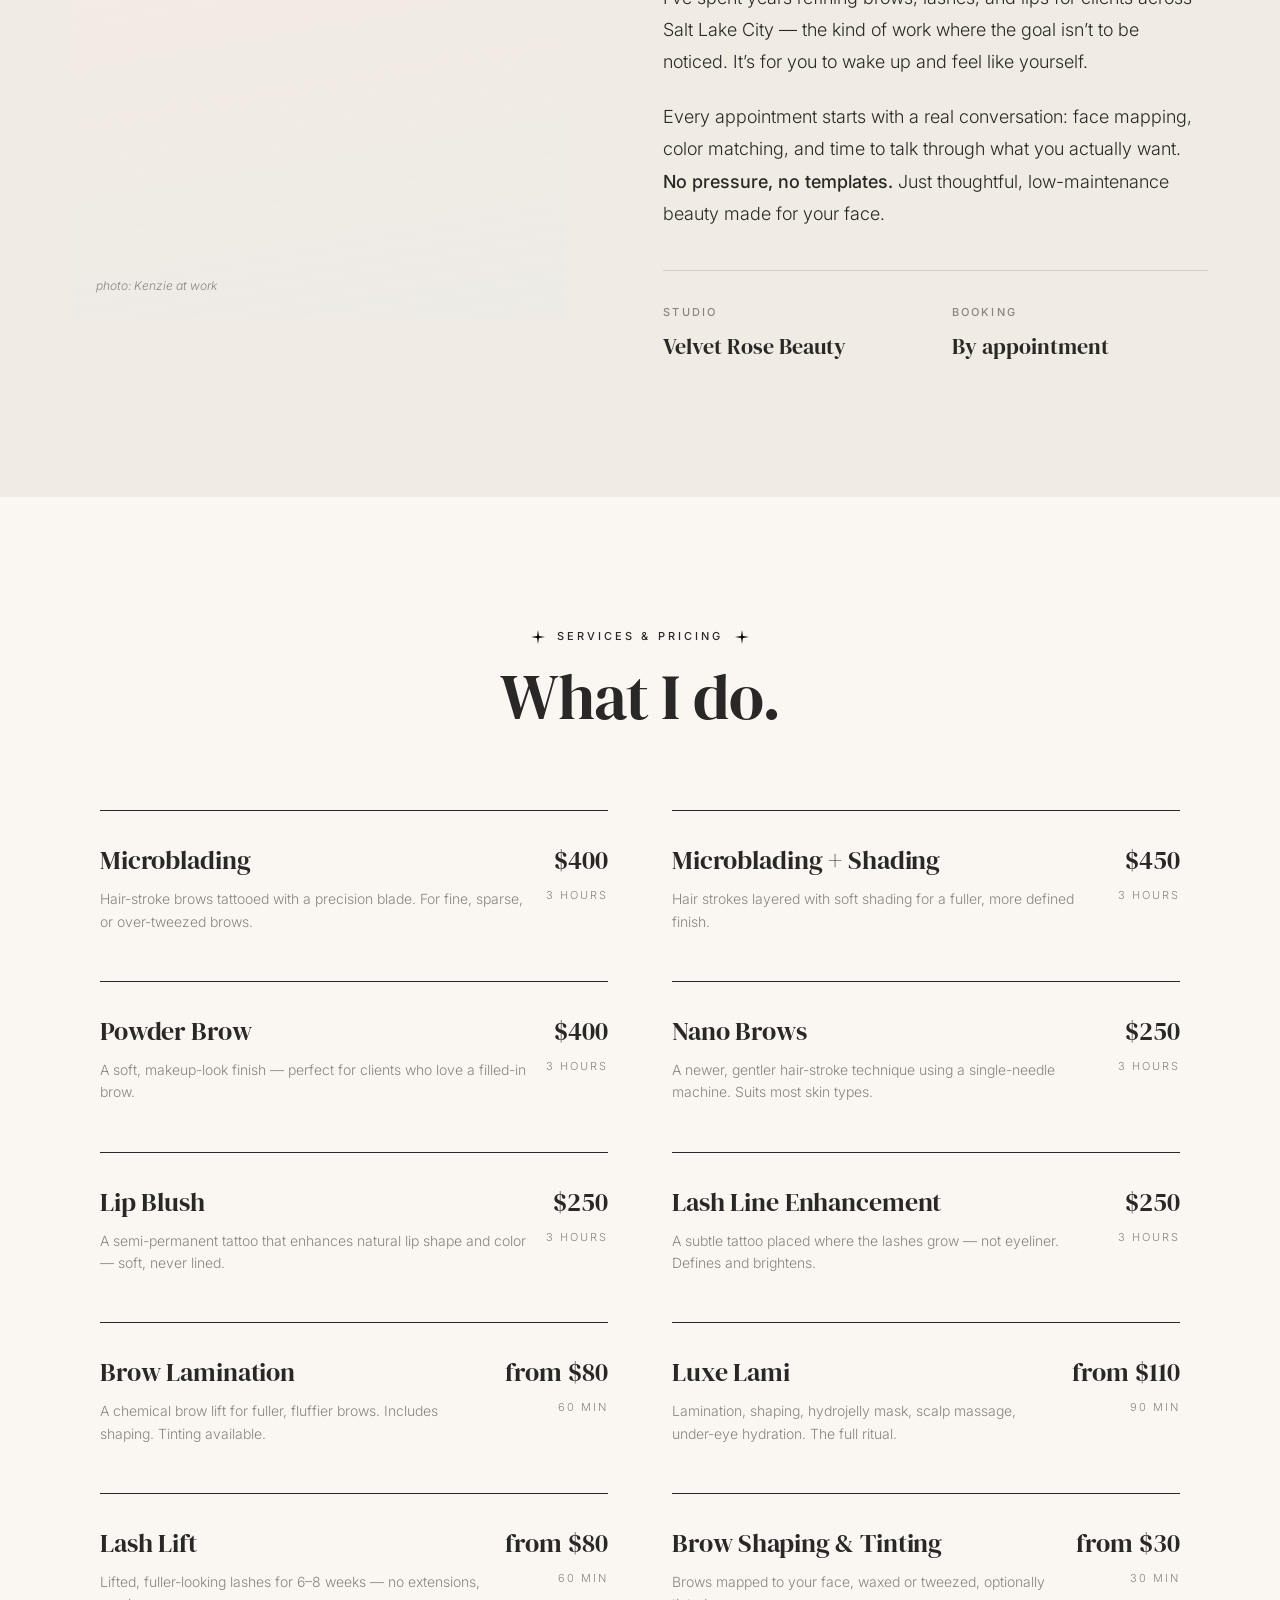
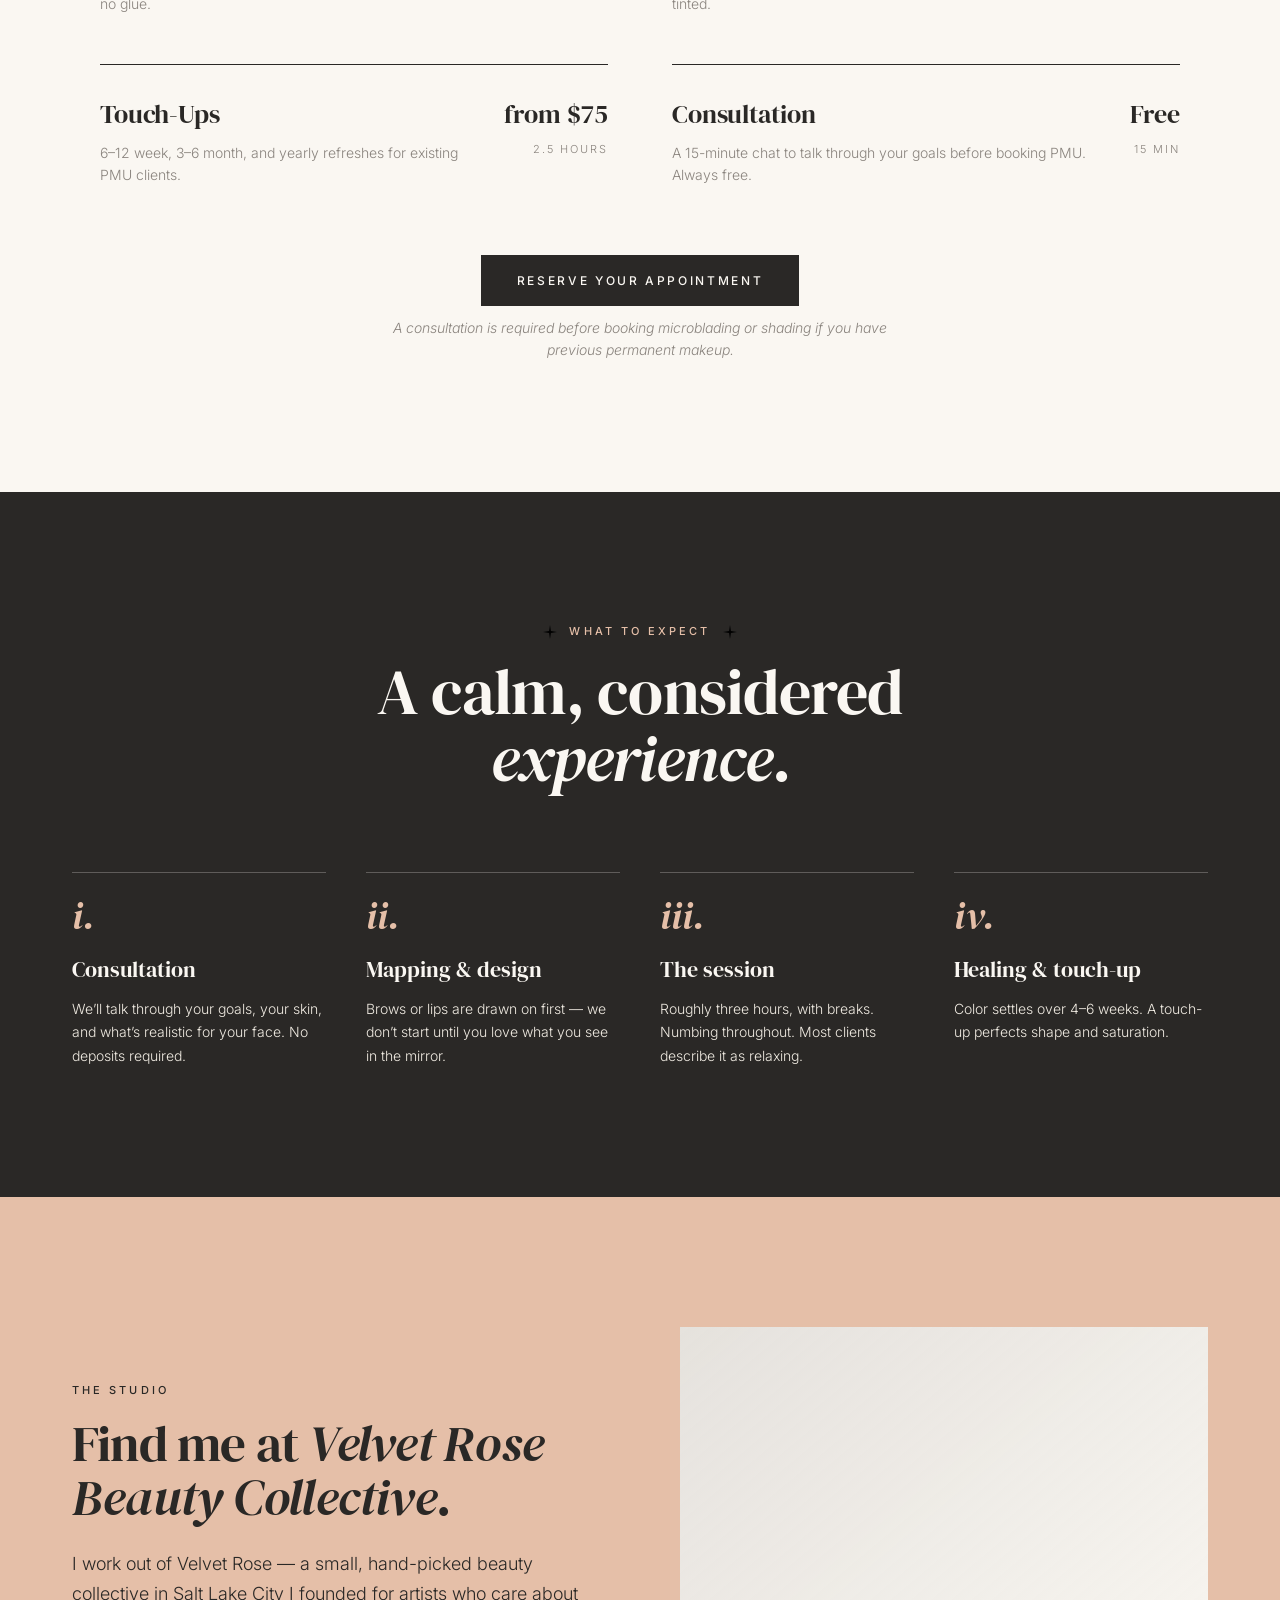
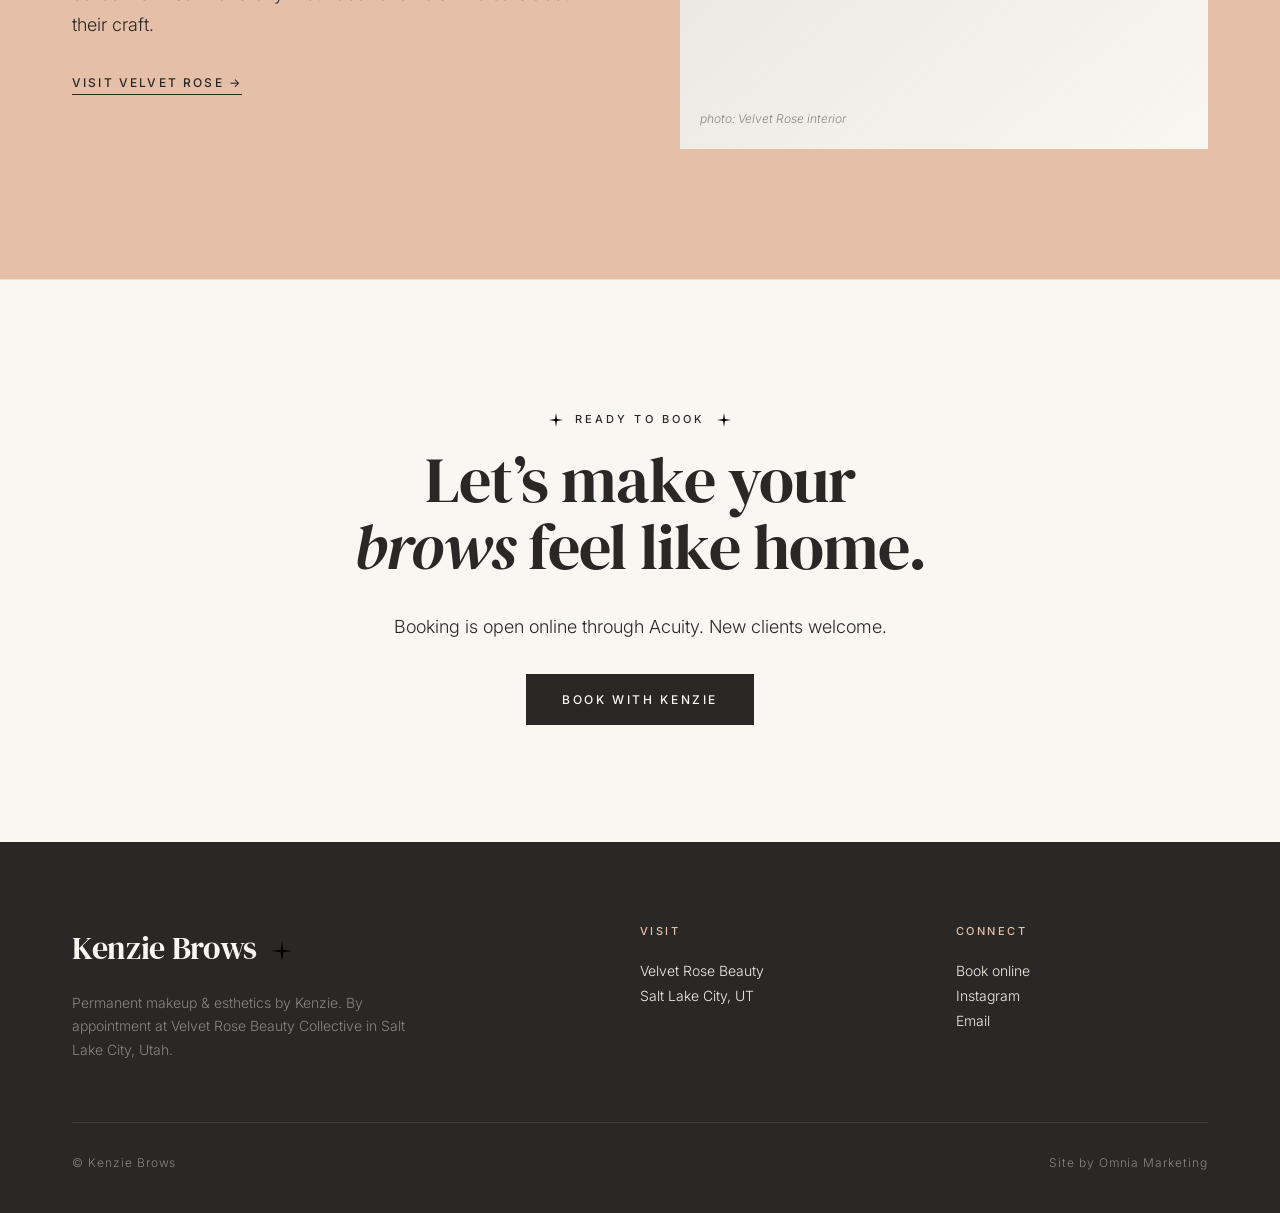
<file: kenzie-brows/index.html>
<!DOCTYPE html>
<html lang="en">
<head>
  <meta charset="UTF-8">
  <meta name="viewport" content="width=device-width, initial-scale=1.0">
  <title>Kenzie Brows | Permanent Makeup &amp; Esthetics in Salt Lake City</title>
  <meta name="description" content="Kenzie Brows — permanent makeup, microblading, nano brows, lip blush, lash lifts and brow lamination in Salt Lake City, Utah. Book online.">
  <meta name="robots" content="noindex, nofollow">
  <link rel="preconnect" href="https://fonts.googleapis.com">
  <link rel="preconnect" href="https://fonts.gstatic.com" crossorigin>
  <link href="https://fonts.googleapis.com/css2?family=DM+Serif+Display:ital@0;1&family=Inter:wght@300;400;500;600&display=swap" rel="stylesheet">

  <style>
    *, *::before, *::after { box-sizing: border-box; margin: 0; padding: 0; }

    :root {
      --ink:       #2A2826;
      --charcoal:  #363636;
      --cream:     #FAF7F2;
      --cream-dk:  #F1ECE3;
      --peach:     #E5BFA8;
      --peach-dk:  #C99A82;
      --line:      #1F1D1B;
      --muted:     #8A847E;
    }

    html { scroll-behavior: smooth; }

    body {
      font-family: 'Inter', sans-serif;
      background: var(--cream);
      color: var(--ink);
      font-size: 16px;
      line-height: 1.65;
      font-weight: 300;
      -webkit-font-smoothing: antialiased;
      overflow-x: hidden;
    }

    a { color: inherit; text-decoration: none; }

    /* sparkle SVG (used across the page as a brand mark) */
    .star {
      display: inline-block;
      width: 14px; height: 14px;
      vertical-align: middle;
      margin: 0 6px;
    }

    /* ─── NAV ─── */
    nav {
      position: fixed;
      top: 0; left: 0; right: 0;
      z-index: 100;
      display: flex;
      align-items: center;
      justify-content: space-between;
      padding: 22px 56px;
      background: rgba(250, 247, 242, 0.92);
      backdrop-filter: blur(8px);
      border-bottom: 1px solid rgba(42, 40, 38, 0.06);
    }

    .nav-logo {
      font-family: 'DM Serif Display', serif;
      font-size: 22px;
      font-weight: 400;
      color: var(--ink);
      letter-spacing: -0.005em;
    }

    .nav-right {
      display: flex;
      align-items: center;
      gap: 36px;
    }

    .nav-link {
      font-family: 'Inter', sans-serif;
      font-size: 12px;
      font-weight: 500;
      letter-spacing: 0.18em;
      text-transform: uppercase;
      color: var(--ink);
      transition: opacity 200ms;
    }
    .nav-link:hover { opacity: 0.6; }

    .nav-book {
      font-family: 'Inter', sans-serif;
      font-size: 12px;
      font-weight: 500;
      letter-spacing: 0.18em;
      text-transform: uppercase;
      color: var(--cream);
      background: var(--ink);
      padding: 12px 24px;
      transition: background 200ms;
    }
    .nav-book:hover { background: var(--peach-dk); }

    /* ─── HERO ─── */
    .hero {
      min-height: 100vh;
      display: grid;
      grid-template-columns: 1fr 1fr;
      gap: 0;
      padding-top: 76px;
    }

    .hero-text {
      padding: 80px 72px;
      display: flex;
      flex-direction: column;
      justify-content: center;
      background: var(--cream);
      position: relative;
    }

    .hero-text::before {
      content: '';
      position: absolute;
      top: 120px; left: 72px;
      width: 64px; height: 1px;
      background: var(--ink);
    }

    .hero-eyebrow {
      font-size: 11px;
      font-weight: 500;
      letter-spacing: 0.28em;
      text-transform: uppercase;
      color: var(--ink);
      margin-bottom: 64px;
      padding-top: 28px;
    }

    .hero-logo {
      max-width: 480px;
      width: 80%;
      margin-bottom: 36px;
    }

    .hero-tagline {
      font-family: 'DM Serif Display', serif;
      font-style: italic;
      font-size: 28px;
      font-weight: 400;
      line-height: 1.3;
      color: var(--ink);
      margin-bottom: 28px;
      letter-spacing: -0.005em;
    }

    .hero-sub {
      font-size: 17px;
      line-height: 1.65;
      color: var(--ink);
      max-width: 460px;
      margin-bottom: 48px;
      font-weight: 300;
    }

    .hero-cta-row {
      display: flex;
      align-items: center;
      gap: 32px;
      flex-wrap: wrap;
    }

    .btn-primary {
      font-family: 'Inter', sans-serif;
      font-size: 12px;
      font-weight: 500;
      letter-spacing: 0.22em;
      text-transform: uppercase;
      color: var(--cream);
      background: var(--ink);
      padding: 18px 36px;
      transition: background 200ms;
    }
    .btn-primary:hover { background: var(--peach-dk); }

    .btn-link {
      font-family: 'Inter', sans-serif;
      font-size: 12px;
      font-weight: 500;
      letter-spacing: 0.18em;
      text-transform: uppercase;
      color: var(--ink);
      border-bottom: 1px solid var(--ink);
      padding-bottom: 4px;
      transition: opacity 200ms;
    }
    .btn-link:hover { opacity: 0.6; }

    /* hero portrait */
    .hero-image {
      background:
        linear-gradient(160deg, rgba(229,191,168,0.18), rgba(42,40,38,0.08)),
        var(--cream-dk);
      position: relative;
      min-height: 600px;
      overflow: hidden;
    }
    /* PHOTO SLOT — Kenzie's portrait, ideally a large editorial shot:
       background: url('assets/kenzie-portrait.jpg') center/cover no-repeat; */
    .hero-image::after {
      content: 'photo: Kenzie portrait';
      position: absolute;
      bottom: 32px;
      left: 32px;
      font-size: 12px;
      letter-spacing: 0.05em;
      color: var(--muted);
      font-style: italic;
    }

    /* ─── INTRO STRIP ─── */
    .intro-strip {
      background: var(--ink);
      color: var(--cream);
      padding: 80px 72px;
      text-align: center;
      display: flex;
      align-items: center;
      justify-content: center;
      gap: 18px;
    }
    .intro-strip span {
      font-family: 'DM Serif Display', serif;
      font-style: italic;
      font-size: clamp(26px, 3vw, 38px);
      font-weight: 400;
      letter-spacing: -0.01em;
    }
    .intro-strip .star path { fill: var(--peach); }

    /* ─── SECTION SHELL ─── */
    section { padding: 130px 72px; }

    .container { max-width: 1180px; margin: 0 auto; }

    .eyebrow {
      font-size: 11px;
      font-weight: 500;
      letter-spacing: 0.28em;
      text-transform: uppercase;
      color: var(--ink);
      margin-bottom: 18px;
    }

    h2 {
      font-family: 'DM Serif Display', serif;
      font-weight: 400;
      font-size: clamp(40px, 5vw, 68px);
      line-height: 1.05;
      letter-spacing: -0.015em;
      color: var(--ink);
      margin-bottom: 24px;
    }
    h2 em { font-style: italic; }

    .section-intro {
      font-size: 18px;
      line-height: 1.7;
      color: var(--ink);
      max-width: 600px;
      font-weight: 300;
    }

    /* ─── ABOUT KENZIE ─── */
    .about {
      background: var(--cream-dk);
      display: grid;
      grid-template-columns: 1fr 1.1fr;
      gap: 96px;
      align-items: center;
    }

    .about-photo {
      aspect-ratio: 4 / 5;
      background:
        linear-gradient(170deg, rgba(229,191,168,0.20), rgba(42,40,38,0.06)),
        var(--cream);
      position: relative;
    }
    /* PHOTO SLOT — Kenzie at work or in studio:
       background: url('assets/kenzie-at-work.jpg') center/cover no-repeat; */
    .about-photo::after {
      content: 'photo: Kenzie at work';
      position: absolute;
      bottom: 24px;
      left: 24px;
      font-size: 12px;
      color: var(--muted);
      font-style: italic;
    }

    .about-body p {
      font-size: 18px;
      line-height: 1.8;
      color: var(--ink);
      margin-bottom: 22px;
      font-weight: 300;
    }

    .about-body p strong {
      font-weight: 500;
      color: var(--ink);
    }

    .about-meta {
      margin-top: 40px;
      padding-top: 32px;
      border-top: 1px solid rgba(42, 40, 38, 0.15);
      display: grid;
      grid-template-columns: 1fr 1fr;
      gap: 32px;
    }

    .meta-item h5 {
      font-size: 11px;
      letter-spacing: 0.2em;
      text-transform: uppercase;
      font-weight: 500;
      color: var(--muted);
      margin-bottom: 6px;
    }
    .meta-item p {
      font-family: 'DM Serif Display', serif;
      font-size: 22px;
      font-weight: 400;
      color: var(--ink);
      margin: 0;
    }

    /* ─── SERVICES ─── */
    .services {
      background: var(--cream);
    }

    .services-header {
      max-width: 720px;
      margin: 0 auto 80px;
      text-align: center;
    }

    .services-header .star path { fill: var(--peach-dk); }

    .services-grid {
      display: grid;
      grid-template-columns: repeat(2, 1fr);
      gap: 48px 64px;
      max-width: 1080px;
      margin: 0 auto;
    }

    .service {
      padding-top: 28px;
      border-top: 1px solid var(--ink);
      display: grid;
      grid-template-columns: 1fr auto;
      gap: 16px;
      align-items: start;
    }

    .service-name {
      font-family: 'DM Serif Display', serif;
      font-size: 26px;
      font-weight: 400;
      color: var(--ink);
      letter-spacing: -0.005em;
      margin-bottom: 6px;
    }

    .service-desc {
      font-size: 14px;
      line-height: 1.6;
      color: var(--muted);
      max-width: 440px;
      font-weight: 300;
    }

    .service-meta {
      text-align: right;
      white-space: nowrap;
    }

    .service-price {
      font-family: 'DM Serif Display', serif;
      font-size: 26px;
      color: var(--ink);
      display: block;
    }

    .service-duration {
      font-size: 11px;
      letter-spacing: 0.18em;
      text-transform: uppercase;
      color: var(--muted);
      margin-top: 4px;
    }

    .services-cta {
      text-align: center;
      margin-top: 80px;
    }

    .services-note {
      font-size: 14px;
      color: var(--muted);
      max-width: 520px;
      margin: 24px auto 0;
      line-height: 1.6;
      font-style: italic;
    }

    /* ─── PROCESS ─── */
    .process {
      background: var(--ink);
      color: var(--cream);
      padding: 130px 72px;
    }

    .process-header { max-width: 760px; margin: 0 auto 80px; text-align: center; }
    .process-header .eyebrow { color: var(--peach); }
    .process-header h2 { color: var(--cream); }
    .process-header p { color: var(--cream-dk); }
    .process-header .star path { fill: var(--peach); }

    .process-grid {
      display: grid;
      grid-template-columns: repeat(4, 1fr);
      gap: 40px;
      max-width: 1180px;
      margin: 0 auto;
    }

    .step {
      padding-top: 24px;
      border-top: 1px solid rgba(250, 247, 242, 0.25);
    }

    .step-num {
      font-family: 'DM Serif Display', serif;
      font-style: italic;
      font-size: 38px;
      color: var(--peach);
      margin-bottom: 16px;
      line-height: 1;
    }

    .step h4 {
      font-family: 'DM Serif Display', serif;
      font-size: 22px;
      font-weight: 400;
      color: var(--cream);
      margin-bottom: 10px;
    }

    .step p {
      font-size: 14px;
      color: var(--cream-dk);
      line-height: 1.65;
      font-weight: 300;
    }

    /* ─── STUDIO ─── */
    .studio {
      background: var(--peach);
      color: var(--ink);
      display: grid;
      grid-template-columns: 1fr 1fr;
      gap: 80px;
      align-items: center;
    }

    .studio-text h2 { font-size: clamp(36px, 4vw, 52px); }
    .studio-text p {
      font-size: 18px;
      line-height: 1.7;
      margin-bottom: 28px;
      font-weight: 300;
    }
    .studio-text .btn-link { border-color: var(--ink); }

    .studio-photo {
      aspect-ratio: 5 / 4;
      background:
        linear-gradient(140deg, rgba(42,40,38,0.10), rgba(250,247,242,0.30)),
        var(--cream);
      position: relative;
    }
    /* PHOTO SLOT — interior of Velvet Rose Beauty Collective:
       background: url('assets/velvet-rose-interior.jpg') center/cover no-repeat; */
    .studio-photo::after {
      content: 'photo: Velvet Rose interior';
      position: absolute;
      bottom: 20px;
      left: 20px;
      font-size: 12px;
      color: var(--muted);
      font-style: italic;
    }

    /* ─── CTA BAND ─── */
    .cta-band {
      background: var(--cream);
      text-align: center;
      padding: 130px 72px;
      border-top: 1px solid rgba(42, 40, 38, 0.1);
    }
    .cta-band h2 { margin-bottom: 32px; }
    .cta-band .star path { fill: var(--peach-dk); }
    .cta-band p {
      font-size: 18px;
      max-width: 580px;
      margin: 0 auto 44px;
      line-height: 1.6;
      color: var(--ink);
      font-weight: 300;
    }

    /* ─── FOOTER ─── */
    footer {
      background: var(--ink);
      color: var(--cream-dk);
      padding: 80px 72px 40px;
    }

    .footer-grid {
      display: grid;
      grid-template-columns: 2fr 1fr 1fr;
      gap: 64px;
      max-width: 1180px;
      margin: 0 auto 60px;
    }

    .footer-brand {
      font-family: 'DM Serif Display', serif;
      font-size: 32px;
      font-weight: 400;
      color: var(--cream);
      margin-bottom: 16px;
      letter-spacing: -0.01em;
    }

    .footer-brand .star path { fill: var(--peach); }

    .footer-tagline {
      font-size: 14px;
      color: var(--muted);
      max-width: 360px;
      line-height: 1.7;
      font-weight: 300;
    }

    .footer-col h5 {
      font-size: 11px;
      letter-spacing: 0.22em;
      text-transform: uppercase;
      color: var(--peach);
      margin-bottom: 18px;
      font-weight: 500;
    }

    .footer-col p, .footer-col a {
      display: block;
      font-size: 14px;
      color: var(--cream-dk);
      line-height: 1.8;
      font-weight: 300;
    }
    .footer-col a:hover { color: var(--peach); }

    .footer-bottom {
      max-width: 1180px;
      margin: 0 auto;
      padding-top: 30px;
      border-top: 1px solid rgba(250, 247, 242, 0.1);
      display: flex;
      justify-content: space-between;
      font-size: 12px;
      color: var(--muted);
      letter-spacing: 0.08em;
    }

    /* ─── RESPONSIVE ─── */
    @media (max-width: 900px) {
      nav { padding: 16px 24px; }
      .nav-link { display: none; }
      .nav-right { gap: 16px; }

      .hero { grid-template-columns: 1fr; }
      .hero-text { padding: 56px 28px; order: 2; }
      .hero-text::before { left: 28px; top: 80px; }
      .hero-eyebrow { padding-top: 18px; margin-bottom: 40px; }
      .hero-image { min-height: 380px; order: 1; }

      section { padding: 80px 28px; }
      .intro-strip { padding: 56px 28px; }
      .process { padding: 80px 28px; }
      .cta-band { padding: 80px 28px; }

      .about, .studio { grid-template-columns: 1fr; gap: 48px; }
      .services-grid { grid-template-columns: 1fr; gap: 36px; }
      .process-grid { grid-template-columns: 1fr 1fr; gap: 32px; }

      .footer-grid { grid-template-columns: 1fr; gap: 36px; }
      .footer-bottom { flex-direction: column; gap: 8px; }
    }
    @media (max-width: 540px) {
      .process-grid { grid-template-columns: 1fr; }
    }
  </style>
</head>
<body>

  <!-- reusable sparkle SVG: Kenzie's brand element -->
  <svg width="0" height="0" style="position:absolute" aria-hidden="true">
    <defs>
      <symbol id="sparkle" viewBox="0 0 24 24">
        <path d="M12 0 L13.6 10.4 L24 12 L13.6 13.6 L12 24 L10.4 13.6 L0 12 L10.4 10.4 Z"/>
      </symbol>
    </defs>
  </svg>

  <nav>
    <a href="#" class="nav-logo">Kenzie Brows</a>
    <div class="nav-right">
      <a href="#about" class="nav-link">About</a>
      <a href="#services" class="nav-link">Services</a>
      <a href="#process" class="nav-link">Process</a>
      <a href="https://kenziebrowsslc.as.me/schedule/56d9ecb3/" target="_blank" rel="noopener" class="nav-book">Book</a>
    </div>
  </nav>

  <!-- ─── HERO ─── -->
  <header class="hero">
    <div class="hero-text">
      <div class="hero-eyebrow">Salt Lake City &middot; Permanent Makeup &amp; Esthetics</div>
      <img src="assets/kenzie-brows-logo.png" alt="Kenzie Brows" class="hero-logo">
      <p class="hero-tagline">Brows, lashes, and lips that<br>still look like <em>you</em>.</p>
      <p class="hero-sub">Permanent makeup, lash enhancements, and brow shaping &mdash; tailored to your face, never templated. New-client consultations are always complimentary.</p>
      <div class="hero-cta-row">
        <a href="https://kenziebrowsslc.as.me/schedule/56d9ecb3/" target="_blank" rel="noopener" class="btn-primary">Book an appointment</a>
        <a href="#services" class="btn-link">View services</a>
      </div>
    </div>
    <div class="hero-image" aria-label="Portrait of Kenzie"></div>
  </header>

  <!-- ─── INTRO STRIP ─── -->
  <div class="intro-strip">
    <svg class="star"><use href="#sparkle"/></svg>
    <span>Soft. Considered. <em>Always yours.</em></span>
    <svg class="star"><use href="#sparkle"/></svg>
  </div>

  <!-- ─── ABOUT ─── -->
  <section id="about" class="about">
    <div class="about-photo" aria-label="Kenzie at work"></div>
    <div class="about-body">
      <div class="eyebrow">Hi, I&rsquo;m Kenzie</div>
      <h2>Permanent makeup is a<br>relationship, not a <em>transaction</em>.</h2>
      <p>I&rsquo;ve spent years refining brows, lashes, and lips for clients across Salt Lake City &mdash; the kind of work where the goal isn&rsquo;t to be noticed. It&rsquo;s for you to wake up and feel like yourself.</p>
      <p>Every appointment starts with a real conversation: face mapping, color matching, and time to talk through what you actually want. <strong>No pressure, no templates.</strong> Just thoughtful, low-maintenance beauty made for your face.</p>
      <div class="about-meta">
        <div class="meta-item">
          <h5>Studio</h5>
          <p>Velvet Rose Beauty</p>
        </div>
        <div class="meta-item">
          <h5>Booking</h5>
          <p>By appointment</p>
        </div>
      </div>
    </div>
  </section>

  <!-- ─── SERVICES ─── -->
  <section id="services" class="services">
    <div class="services-header">
      <div class="eyebrow">
        <svg class="star"><use href="#sparkle"/></svg>
        Services &amp; Pricing
        <svg class="star"><use href="#sparkle"/></svg>
      </div>
      <h2>What I do.</h2>
    </div>

    <div class="services-grid">

      <div class="service">
        <div>
          <div class="service-name">Microblading</div>
          <div class="service-desc">Hair-stroke brows tattooed with a precision blade. For fine, sparse, or over-tweezed brows.</div>
        </div>
        <div class="service-meta">
          <span class="service-price">$400</span>
          <div class="service-duration">3 hours</div>
        </div>
      </div>

      <div class="service">
        <div>
          <div class="service-name">Microblading + Shading</div>
          <div class="service-desc">Hair strokes layered with soft shading for a fuller, more defined finish.</div>
        </div>
        <div class="service-meta">
          <span class="service-price">$450</span>
          <div class="service-duration">3 hours</div>
        </div>
      </div>

      <div class="service">
        <div>
          <div class="service-name">Powder Brow</div>
          <div class="service-desc">A soft, makeup-look finish &mdash; perfect for clients who love a filled-in brow.</div>
        </div>
        <div class="service-meta">
          <span class="service-price">$400</span>
          <div class="service-duration">3 hours</div>
        </div>
      </div>

      <div class="service">
        <div>
          <div class="service-name">Nano Brows</div>
          <div class="service-desc">A newer, gentler hair-stroke technique using a single-needle machine. Suits most skin types.</div>
        </div>
        <div class="service-meta">
          <span class="service-price">$250</span>
          <div class="service-duration">3 hours</div>
        </div>
      </div>

      <div class="service">
        <div>
          <div class="service-name">Lip Blush</div>
          <div class="service-desc">A semi-permanent tattoo that enhances natural lip shape and color &mdash; soft, never lined.</div>
        </div>
        <div class="service-meta">
          <span class="service-price">$250</span>
          <div class="service-duration">3 hours</div>
        </div>
      </div>

      <div class="service">
        <div>
          <div class="service-name">Lash Line Enhancement</div>
          <div class="service-desc">A subtle tattoo placed where the lashes grow &mdash; not eyeliner. Defines and brightens.</div>
        </div>
        <div class="service-meta">
          <span class="service-price">$250</span>
          <div class="service-duration">3 hours</div>
        </div>
      </div>

      <div class="service">
        <div>
          <div class="service-name">Brow Lamination</div>
          <div class="service-desc">A chemical brow lift for fuller, fluffier brows. Includes shaping. Tinting available.</div>
        </div>
        <div class="service-meta">
          <span class="service-price">from $80</span>
          <div class="service-duration">60 min</div>
        </div>
      </div>

      <div class="service">
        <div>
          <div class="service-name">Luxe Lami</div>
          <div class="service-desc">Lamination, shaping, hydrojelly mask, scalp massage, under-eye hydration. The full ritual.</div>
        </div>
        <div class="service-meta">
          <span class="service-price">from $110</span>
          <div class="service-duration">90 min</div>
        </div>
      </div>

      <div class="service">
        <div>
          <div class="service-name">Lash Lift</div>
          <div class="service-desc">Lifted, fuller-looking lashes for 6&ndash;8 weeks &mdash; no extensions, no glue.</div>
        </div>
        <div class="service-meta">
          <span class="service-price">from $80</span>
          <div class="service-duration">60 min</div>
        </div>
      </div>

      <div class="service">
        <div>
          <div class="service-name">Brow Shaping &amp; Tinting</div>
          <div class="service-desc">Brows mapped to your face, waxed or tweezed, optionally tinted.</div>
        </div>
        <div class="service-meta">
          <span class="service-price">from $30</span>
          <div class="service-duration">30 min</div>
        </div>
      </div>

      <div class="service">
        <div>
          <div class="service-name">Touch-Ups</div>
          <div class="service-desc">6&ndash;12 week, 3&ndash;6 month, and yearly refreshes for existing PMU clients.</div>
        </div>
        <div class="service-meta">
          <span class="service-price">from $75</span>
          <div class="service-duration">2.5 hours</div>
        </div>
      </div>

      <div class="service">
        <div>
          <div class="service-name">Consultation</div>
          <div class="service-desc">A 15-minute chat to talk through your goals before booking PMU. Always free.</div>
        </div>
        <div class="service-meta">
          <span class="service-price">Free</span>
          <div class="service-duration">15 min</div>
        </div>
      </div>

    </div>

    <div class="services-cta">
      <a href="https://kenziebrowsslc.as.me/schedule/56d9ecb3/" target="_blank" rel="noopener" class="btn-primary">Reserve your appointment</a>
      <p class="services-note">A consultation is required before booking microblading or shading if you have previous permanent makeup.</p>
    </div>
  </section>

  <!-- ─── PROCESS ─── -->
  <section id="process" class="process">
    <div class="process-header">
      <div class="eyebrow">
        <svg class="star"><use href="#sparkle"/></svg>
        What to expect
        <svg class="star"><use href="#sparkle"/></svg>
      </div>
      <h2>A calm, considered<br><em>experience</em>.</h2>
    </div>

    <div class="process-grid">
      <div class="step">
        <div class="step-num">i.</div>
        <h4>Consultation</h4>
        <p>We&rsquo;ll talk through your goals, your skin, and what&rsquo;s realistic for your face. No deposits required.</p>
      </div>
      <div class="step">
        <div class="step-num">ii.</div>
        <h4>Mapping &amp; design</h4>
        <p>Brows or lips are drawn on first &mdash; we don&rsquo;t start until you love what you see in the mirror.</p>
      </div>
      <div class="step">
        <div class="step-num">iii.</div>
        <h4>The session</h4>
        <p>Roughly three hours, with breaks. Numbing throughout. Most clients describe it as relaxing.</p>
      </div>
      <div class="step">
        <div class="step-num">iv.</div>
        <h4>Healing &amp; touch-up</h4>
        <p>Color settles over 4&ndash;6 weeks. A touch-up perfects shape and saturation.</p>
      </div>
    </div>
  </section>

  <!-- ─── STUDIO ─── -->
  <section class="studio">
    <div class="studio-text">
      <div class="eyebrow">The Studio</div>
      <h2>Find me at <em>Velvet Rose Beauty Collective</em>.</h2>
      <p>I work out of Velvet Rose &mdash; a small, hand-picked beauty collective in Salt Lake City I founded for artists who care about their craft.</p>
      <a href="https://velvetroseslc.com/" target="_blank" rel="noopener" class="btn-link">Visit Velvet Rose &rarr;</a>
    </div>
    <div class="studio-photo" aria-label="Velvet Rose Beauty Collective interior"></div>
  </section>

  <!-- ─── CTA BAND ─── -->
  <section class="cta-band">
    <div class="eyebrow">
      <svg class="star"><use href="#sparkle"/></svg>
      Ready to book
      <svg class="star"><use href="#sparkle"/></svg>
    </div>
    <h2>Let&rsquo;s make your<br><em>brows</em> feel like home.</h2>
    <p>Booking is open online through Acuity. New clients welcome.</p>
    <a href="https://kenziebrowsslc.as.me/schedule/56d9ecb3/" target="_blank" rel="noopener" class="btn-primary">Book with Kenzie</a>
  </section>

  <!-- ─── FOOTER ─── -->
  <footer>
    <div class="footer-grid">
      <div>
        <div class="footer-brand">
          Kenzie Brows
          <svg class="star" style="width:20px; height:20px; margin-left:8px"><use href="#sparkle"/></svg>
        </div>
        <p class="footer-tagline">Permanent makeup &amp; esthetics by Kenzie. By appointment at Velvet Rose Beauty Collective in Salt Lake City, Utah.</p>
      </div>
      <div class="footer-col">
        <h5>Visit</h5>
        <p>Velvet Rose Beauty</p>
        <p>Salt Lake City, UT</p>
      </div>
      <div class="footer-col">
        <h5>Connect</h5>
        <a href="https://kenziebrowsslc.as.me/schedule/56d9ecb3/" target="_blank" rel="noopener">Book online</a>
        <a href="https://www.instagram.com/" target="_blank" rel="noopener">Instagram</a>
        <a href="mailto:hello@kenziebrows.com">Email</a>
      </div>
    </div>
    <div class="footer-bottom">
      <span>&copy; Kenzie Brows</span>
      <span>Site by Omnia Marketing</span>
    </div>
  </footer>

</body>
</html>
</file>
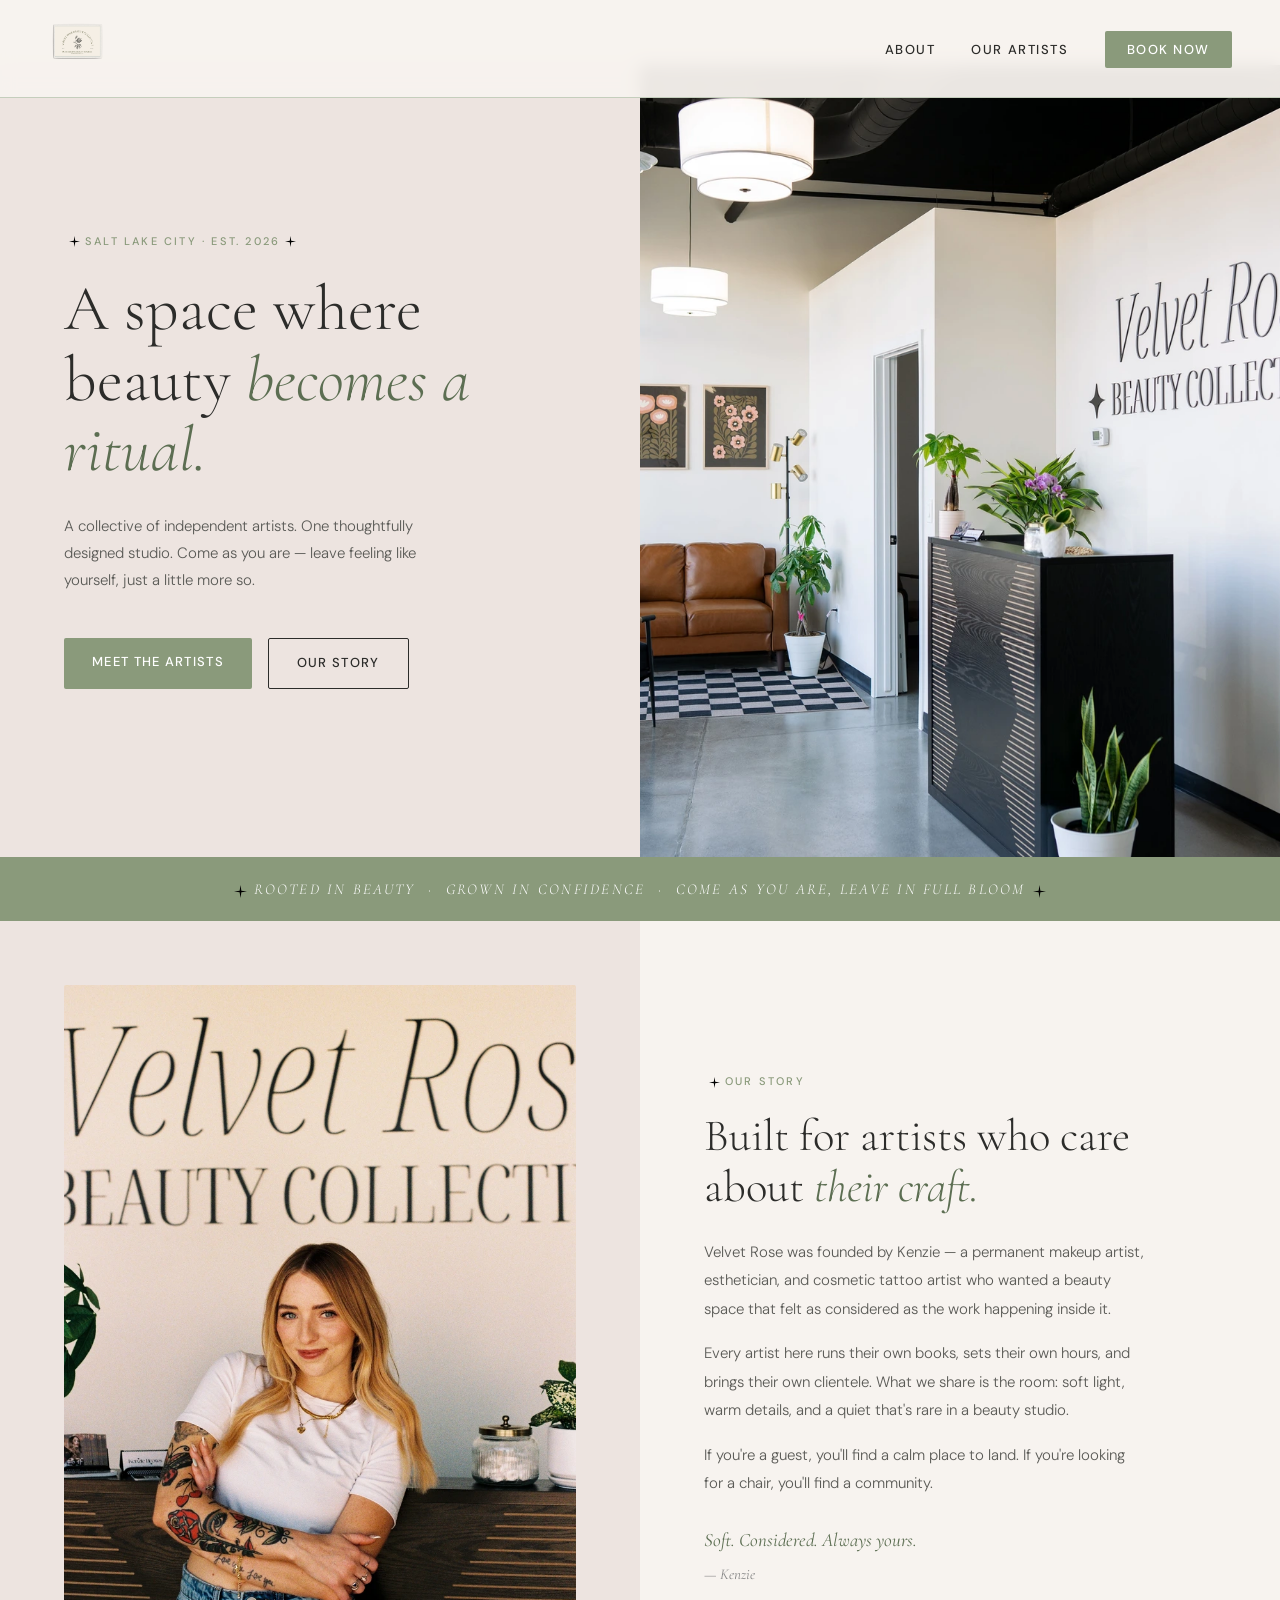
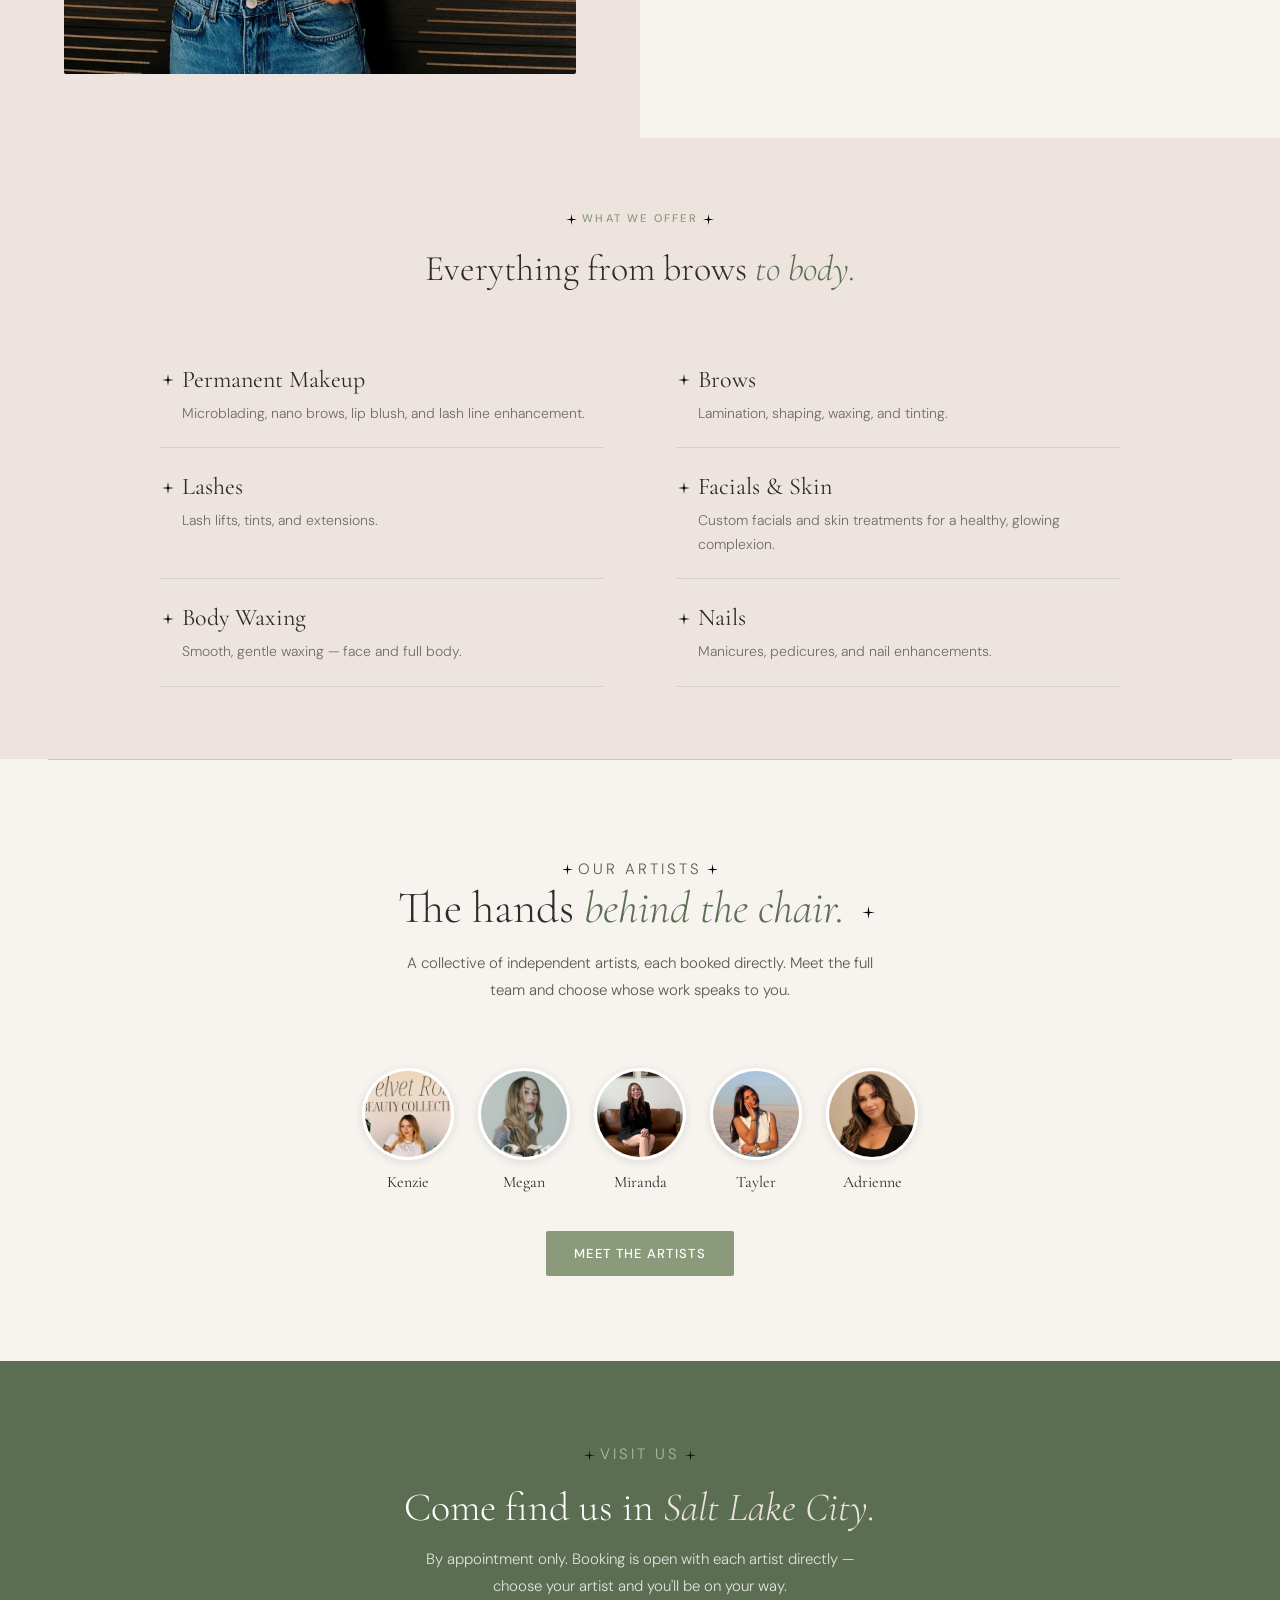
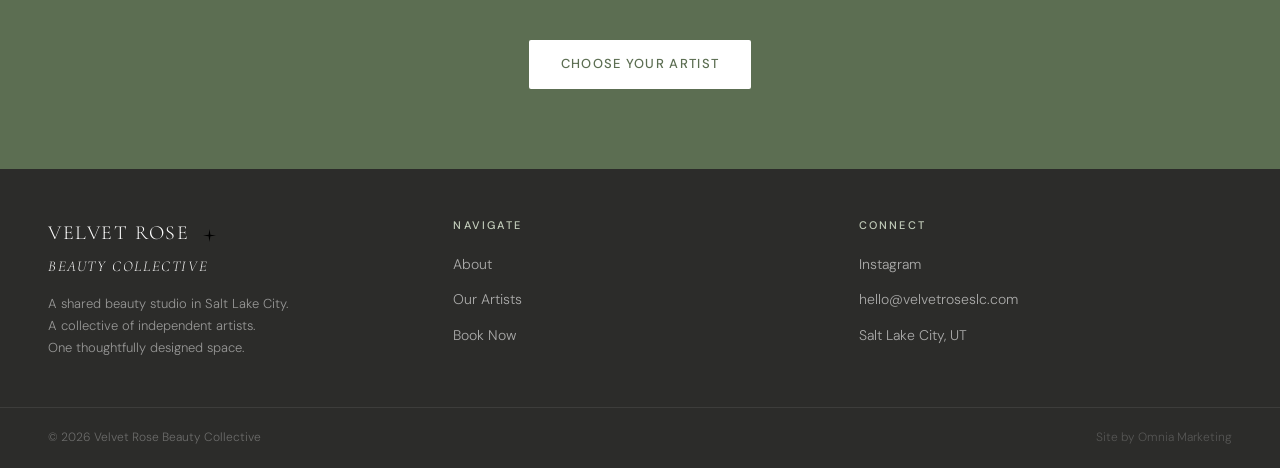
<file: velvet-rose-v2/index.html>
<!DOCTYPE html>
<html lang="en">
<head>
<meta charset="UTF-8" />
<meta name="viewport" content="width=device-width, initial-scale=1.0" />
<title>Velvet Rose Beauty Collective</title>
<link href="https://fonts.googleapis.com/css2?family=Cormorant+Garamond:ital,wght@0,300;0,400;0,600;1,300;1,400&family=DM+Sans:wght@300;400;500&display=swap" rel="stylesheet" />
<link rel="stylesheet" href="vr-style.css" />
</head>
<body>

<!-- reusable sparkle SVG: shared brand element with Kenzie Brows -->
<svg width="0" height="0" style="position:absolute" aria-hidden="true">
  <defs>
    <symbol id="sparkle" viewBox="0 0 24 24">
      <path d="M12 0 L13.6 10.4 L24 12 L13.6 13.6 L12 24 L10.4 13.6 L0 12 L10.4 10.4 Z"/>
    </symbol>
  </defs>
</svg>

<!-- NAV -->
<nav>
  <a href="#" class="nav-logo"><img src="logo.webp" alt="Velvet Rose Beauty Collective" style="height:48px;width:auto;" /></a>
  <ul class="nav-links">
    <li><a href="#about">About</a></li>
    <li><a href="artists/">Our Artists</a></li>
    <li><a href="artists/" class="nav-book">Book Now</a></li>
  </ul>
</nav>

<!-- HERO -->
<section class="hero">
  <div class="hero-left">
    <p class="hero-eyebrow"><svg class="star"><use href="#sparkle"/></svg>Salt Lake City · Est. 2026<svg class="star"><use href="#sparkle"/></svg></p>
    <h1 class="hero-title">A space where beauty <em>becomes a ritual.</em></h1>
    <p class="hero-sub">A collective of independent artists. One thoughtfully designed studio. Come as you are — leave feeling like yourself, just a little more so.</p>
    <div class="hero-actions">
      <a href="artists/" class="btn-primary">Meet the Artists</a>
      <a href="#about" class="btn-outline">Our Story</a>
    </div>
  </div>
  <div class="hero-right">
    <img src="studio.webp" alt="Velvet Rose Beauty Collective studio interior" />
  </div>
</section>

<!-- TAGLINE BAND -->
<div class="tagline-band">
  <p><svg class="star"><use href="#sparkle"/></svg>Rooted in beauty &nbsp;·&nbsp; Grown in confidence &nbsp;·&nbsp; Come as you are, leave in full bloom<svg class="star"><use href="#sparkle"/></svg></p>
</div>

<!-- ABOUT -->
<section class="about" id="about">
  <div class="about-image">
    <img src="kenzie.webp" alt="Kenzie, founder of Velvet Rose Beauty Collective" style="width:100%;height:100%;object-fit:cover;display:block;" />
  </div>
  <div class="about-content">
    <p class="section-eyebrow"><svg class="star"><use href="#sparkle"/></svg>Our Story</p>
    <h2 class="section-title">Built for artists who care about <em>their craft.</em></h2>
    <p class="section-body">Velvet Rose was founded by Kenzie — a permanent makeup artist, esthetician, and cosmetic tattoo artist who wanted a beauty space that felt as considered as the work happening inside it.</p>
    <p class="section-body" style="margin-top:16px;">Every artist here runs their own books, sets their own hours, and brings their own clientele. What we share is the room: soft light, warm details, and a quiet that's rare in a beauty studio.</p>
    <p class="section-body" style="margin-top:16px;">If you're a guest, you'll find a calm place to land. If you're looking for a chair, you'll find a community.</p>
    <p style="margin-top:28px;font-family:'Cormorant Garamond',serif;font-style:italic;font-size:19px;color:var(--sage-dark);line-height:1.5;">Soft. Considered. <em>Always yours.</em></p>
    <p style="margin-top:8px;font-family:'Cormorant Garamond',serif;font-style:italic;font-size:15px;color:#888;">— Kenzie</p>
  </div>
</section>

<!-- SERVICES STRIP -->
<section class="services-strip">
  <div class="services-strip-header">
    <p class="section-eyebrow"><svg class="star"><use href="#sparkle"/></svg>What we offer<svg class="star"><use href="#sparkle"/></svg></p>
    <h2 class="section-title" style="font-size:36px;">Everything from brows <em>to body.</em></h2>
  </div>
  <div class="services-menu">
    <div class="menu-item">
      <div class="menu-item-head"><svg class="star"><use href="#sparkle"/></svg><span class="menu-name">Permanent Makeup</span></div>
      <p class="menu-desc">Microblading, nano brows, lip blush, and lash line enhancement.</p>
    </div>
    <div class="menu-item">
      <div class="menu-item-head"><svg class="star"><use href="#sparkle"/></svg><span class="menu-name">Brows</span></div>
      <p class="menu-desc">Lamination, shaping, waxing, and tinting.</p>
    </div>
    <div class="menu-item">
      <div class="menu-item-head"><svg class="star"><use href="#sparkle"/></svg><span class="menu-name">Lashes</span></div>
      <p class="menu-desc">Lash lifts, tints, and extensions.</p>
    </div>
    <div class="menu-item">
      <div class="menu-item-head"><svg class="star"><use href="#sparkle"/></svg><span class="menu-name">Facials &amp; Skin</span></div>
      <p class="menu-desc">Custom facials and skin treatments for a healthy, glowing complexion.</p>
    </div>
    <div class="menu-item">
      <div class="menu-item-head"><svg class="star"><use href="#sparkle"/></svg><span class="menu-name">Body Waxing</span></div>
      <p class="menu-desc">Smooth, gentle waxing — face and full body.</p>
    </div>
    <div class="menu-item">
      <div class="menu-item-head"><svg class="star"><use href="#sparkle"/></svg><span class="menu-name">Nails</span></div>
      <p class="menu-desc">Manicures, pedicures, and nail enhancements.</p>
    </div>
  </div>
</section>

<div class="section-divider"></div>

<!-- TEAM TEASER -->
<section class="team" id="team">
  <div class="team-header">
    <p class="section-eyebrow"><svg class="star"><use href="#sparkle"/></svg>Our Artists<svg class="star"><use href="#sparkle"/></svg></p>
    <h2 class="section-title">The hands <em>behind the chair.</em> <svg class="star"><use href="#sparkle"/></svg></h2>
    <p>A collective of independent artists, each booked directly. Meet the full team and choose whose work speaks to you.</p>
  </div>
  <div class="artist-avatars">
    <a href="kenzie/"><img class="avatar" src="kenzie.webp" alt="Kenzie" /><span class="avatar-name">Kenzie</span></a>
    <a href="megan/"><img class="avatar" src="megan1.webp" alt="Megan" /><span class="avatar-name">Megan</span></a>
    <a href="miranda/"><img class="avatar" src="miranda.webp" alt="Miranda" /><span class="avatar-name">Miranda</span></a>
    <a href="tayler/"><img class="avatar" src="tayler.jpg" alt="Tayler" /><span class="avatar-name">Tayler</span></a>
    <a href="adrienne/"><img class="avatar" src="adrienne.webp" alt="Adrienne" /><span class="avatar-name">Adrienne</span></a>
  </div>
  <div style="text-align:center;margin-top:44px;">
    <a href="artists/" class="btn-primary">Meet the Artists</a>
  </div>
</section>

<!-- STUDIO CTA -->
<section class="studio-cta">
  <p class="section-eyebrow"><svg class="star"><use href="#sparkle"/></svg>Visit Us<svg class="star"><use href="#sparkle"/></svg></p>
  <h2 class="section-title" style="font-size:40px;">Come find us in <em>Salt Lake City.</em></h2>
  <p>By appointment only. Booking is open with each artist directly — choose your artist and you'll be on your way.</p>
  <a href="artists/" class="btn-light">Choose Your Artist</a>
</section>

<!-- FOOTER -->
<footer>
  <div>
    <p class="footer-brand">Velvet Rose <svg class="star"><use href="#sparkle"/></svg><br><em style="font-style:italic;font-weight:300;font-size:15px;">beauty collective</em></p>
    <p class="footer-sub">A shared beauty studio in Salt Lake City.<br>A collective of independent artists.<br>One thoughtfully designed space.</p>
  </div>
  <div>
    <p class="footer-col-title">Navigate</p>
    <ul class="footer-links">
      <li><a href="#about">About</a></li>
      <li><a href="artists/">Our Artists</a></li>
      <li><a href="artists/">Book Now</a></li>
    </ul>
  </div>
  <div>
    <p class="footer-col-title">Connect</p>
    <ul class="footer-links">
      <li><a href="#">Instagram</a></li>
      <li><a href="#">hello@velvetroseslc.com</a></li>
      <li><a href="#">Salt Lake City, UT</a></li>
    </ul>
  </div>
</footer>
<div class="footer-bottom">
  <p>© 2026 Velvet Rose Beauty Collective</p>
  <p style="color:rgba(255,255,255,0.2);">Site by Omnia Marketing</p>
</div>

</body>
</html>
</file>
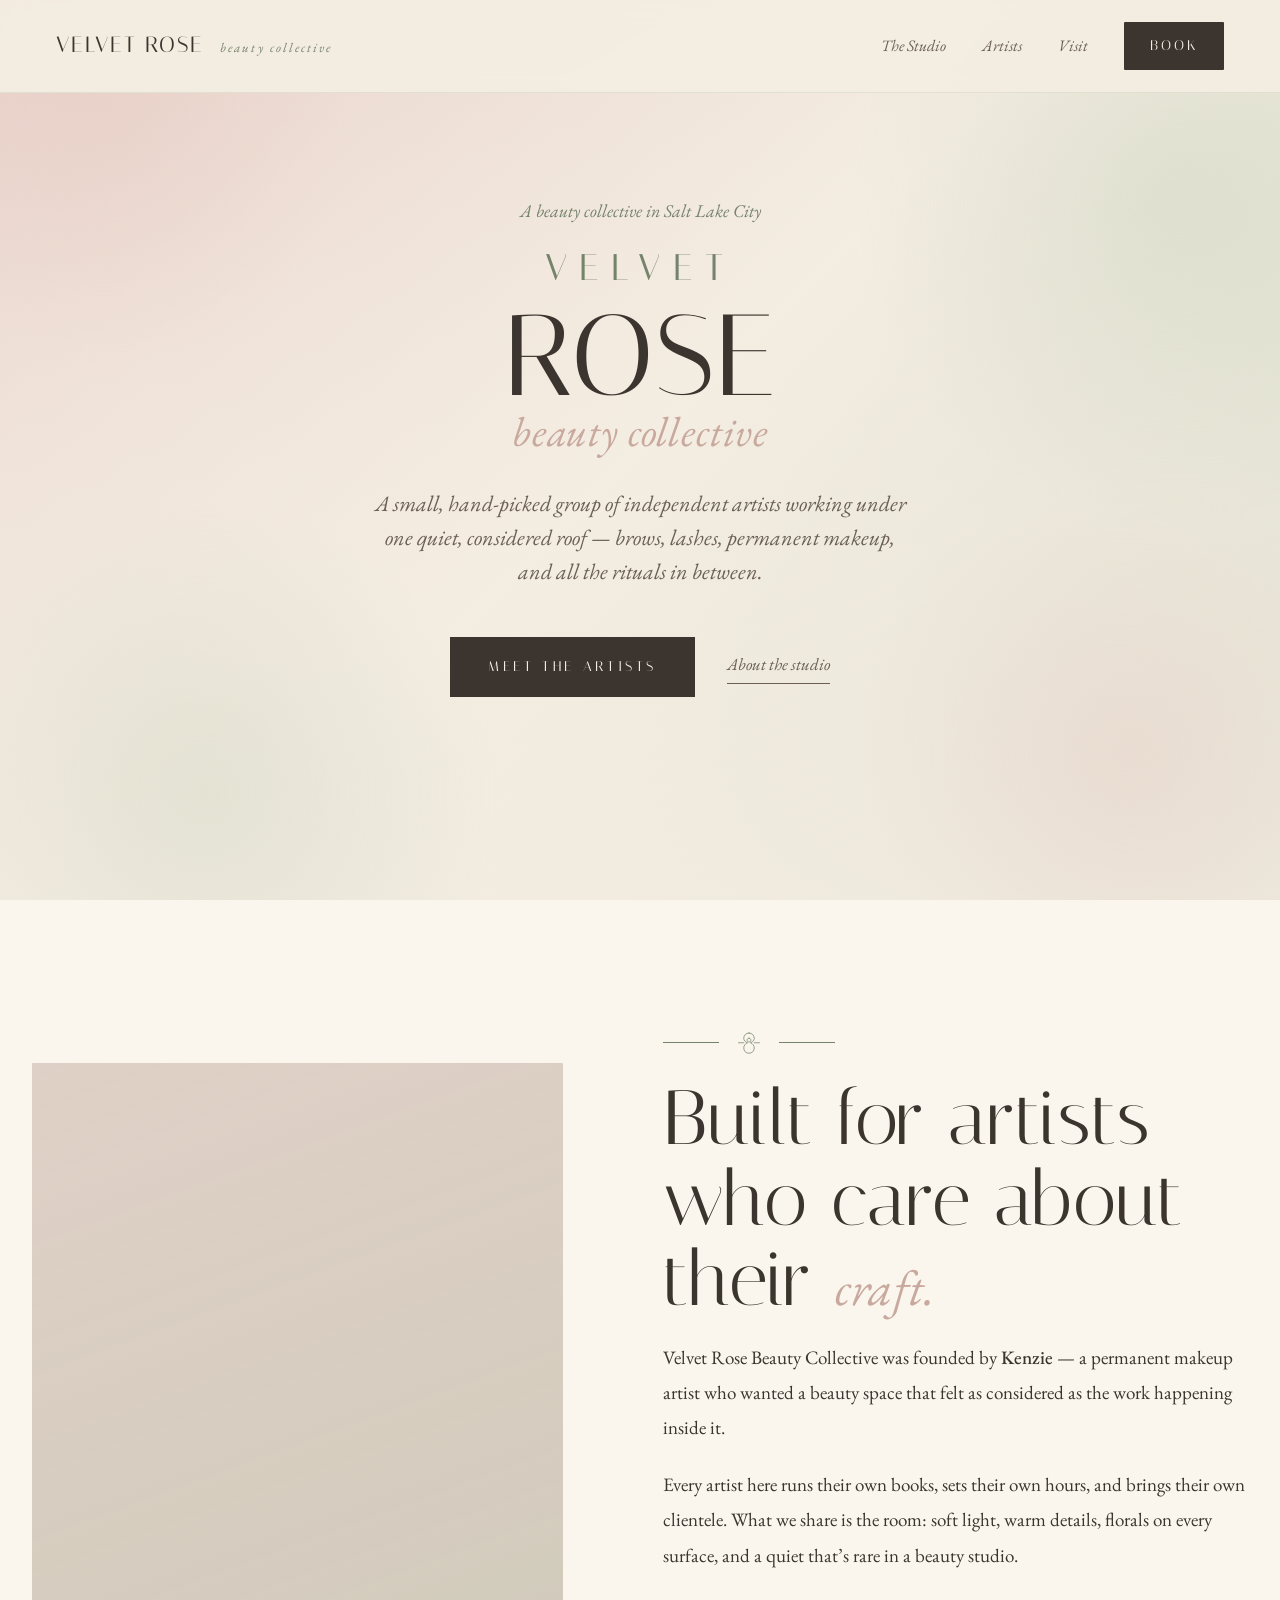
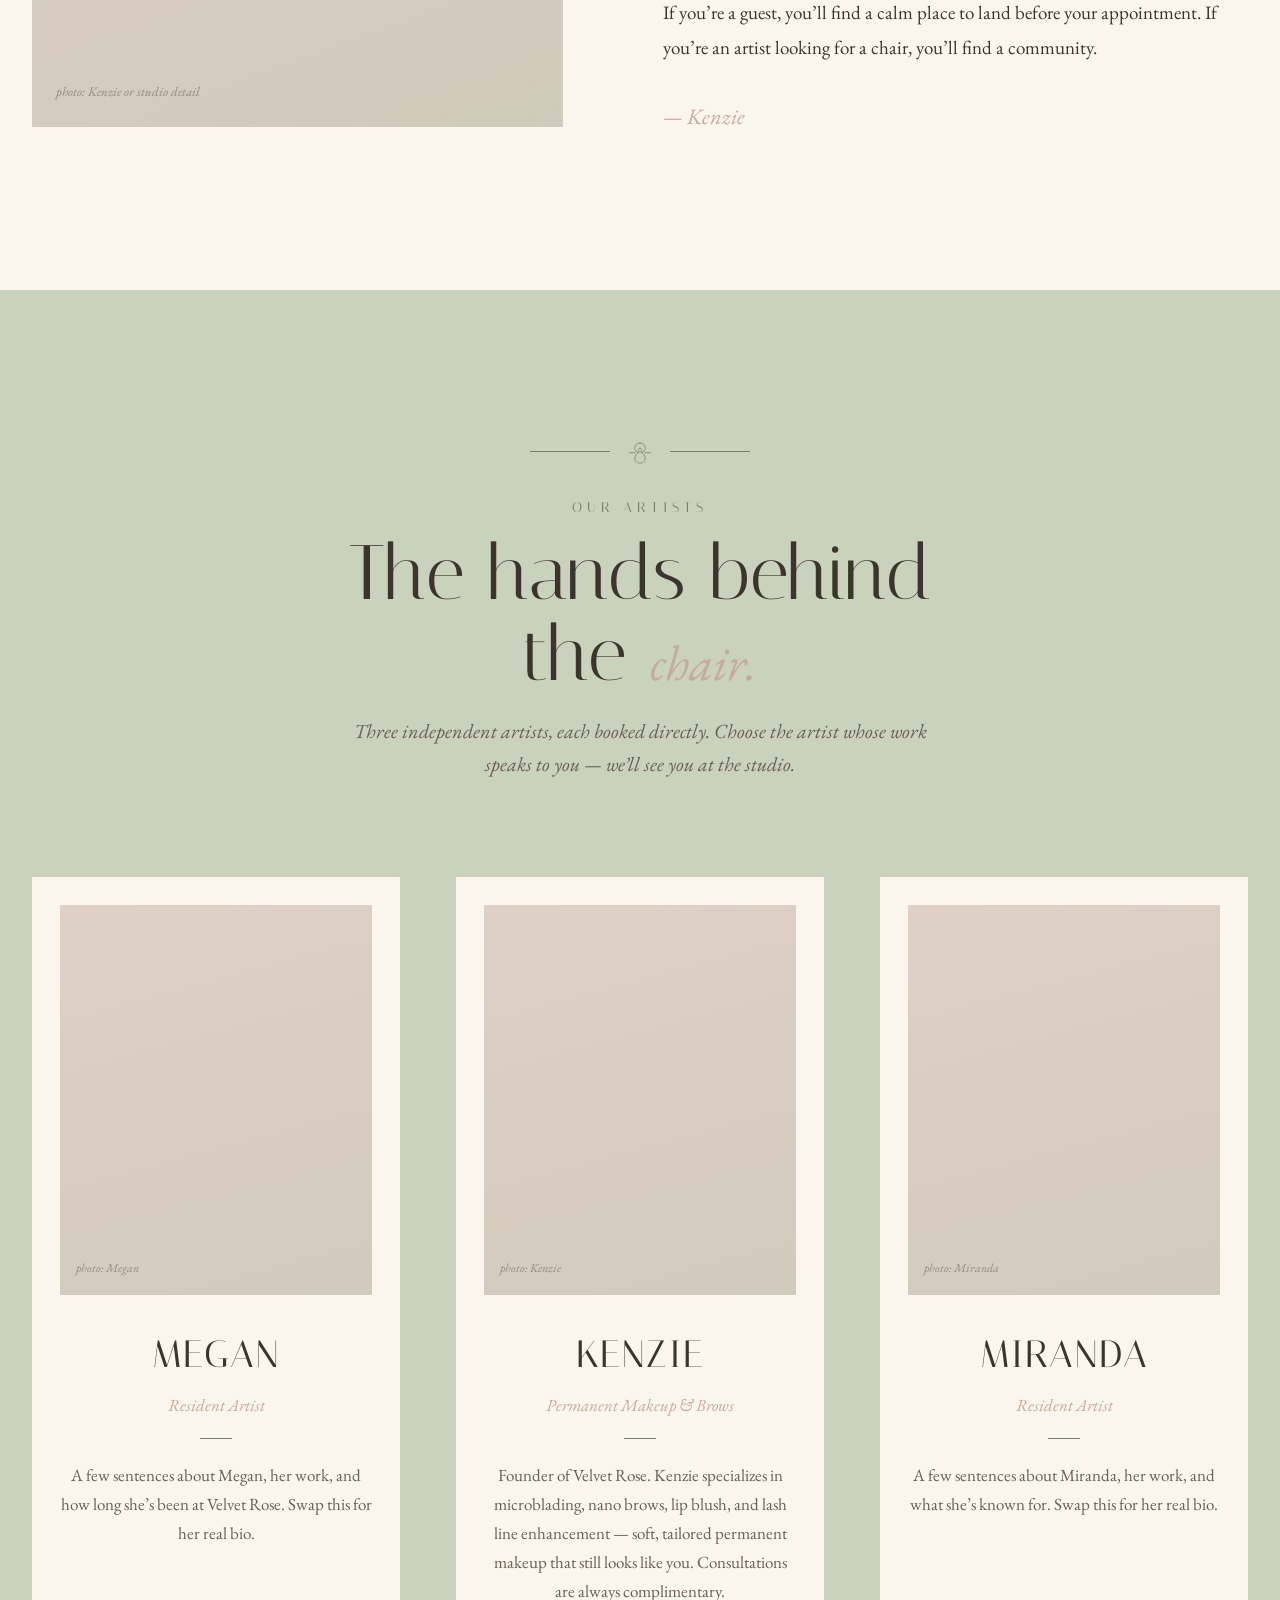
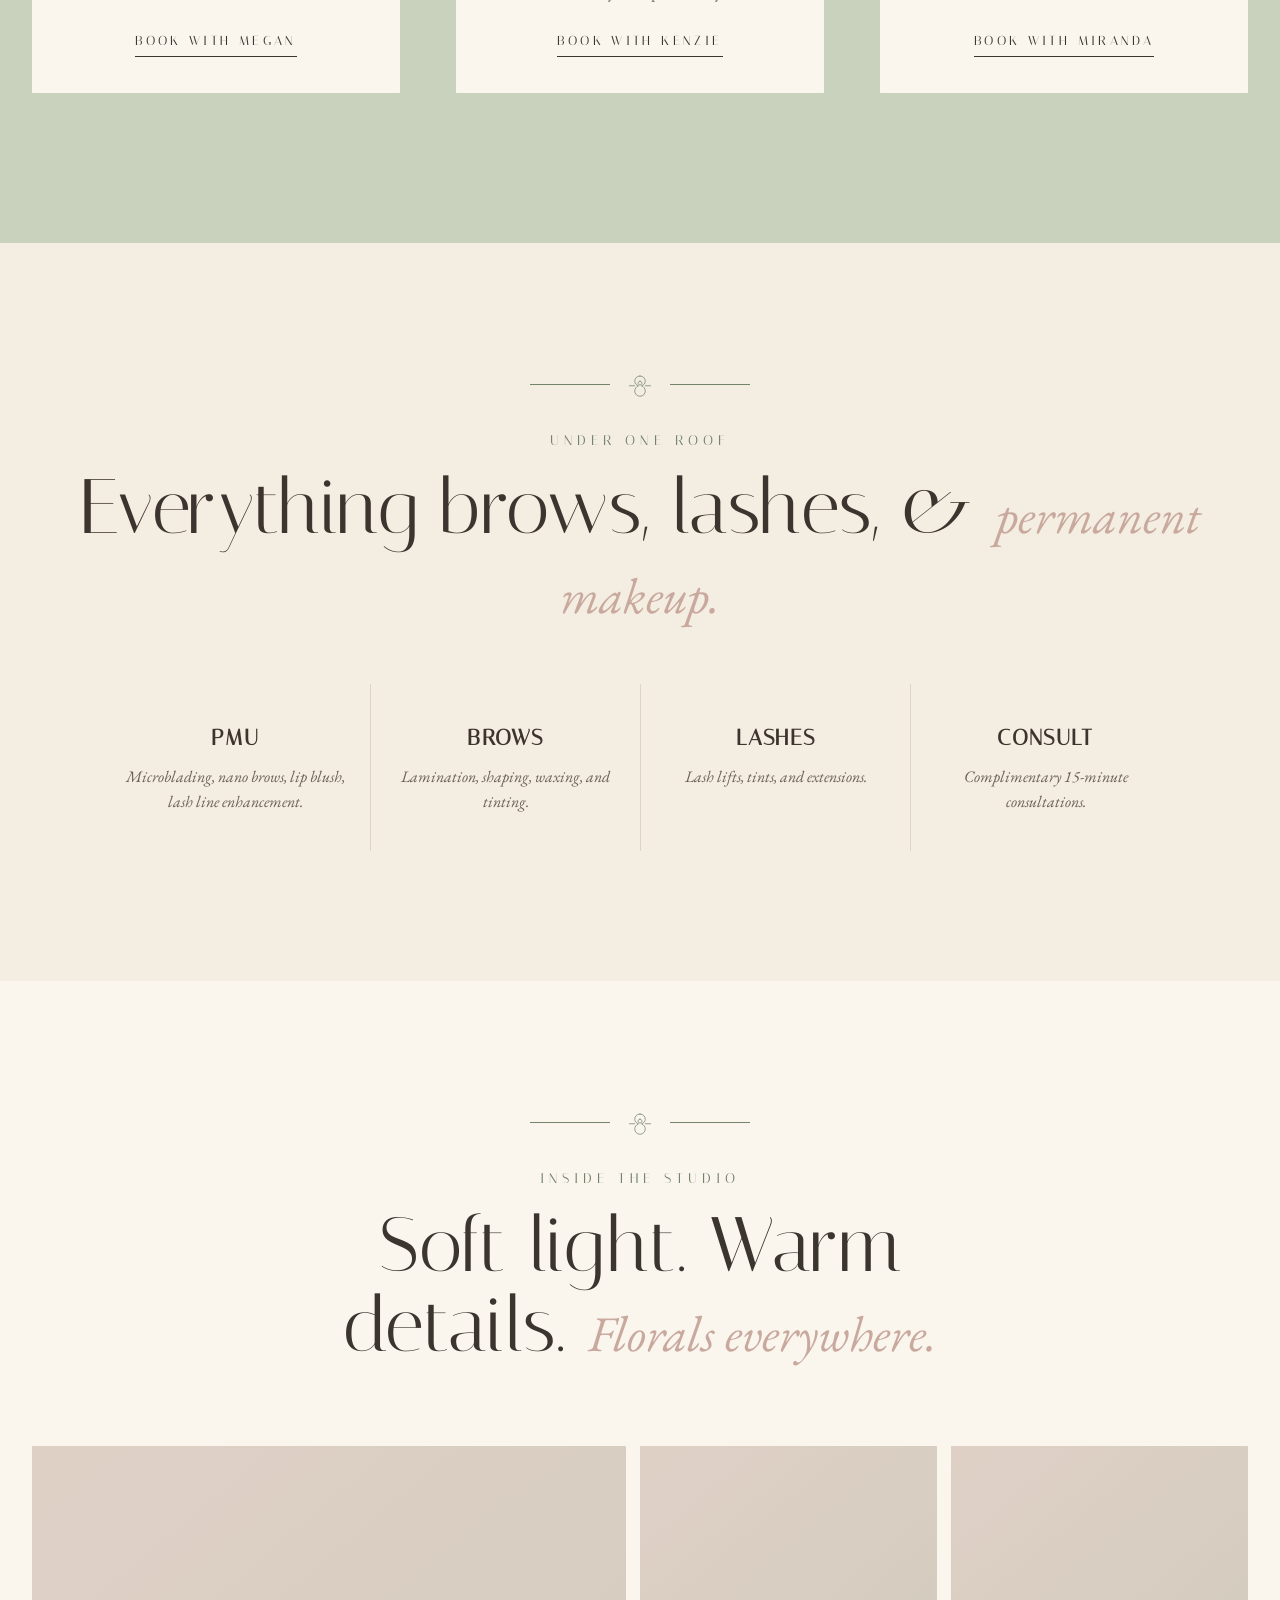
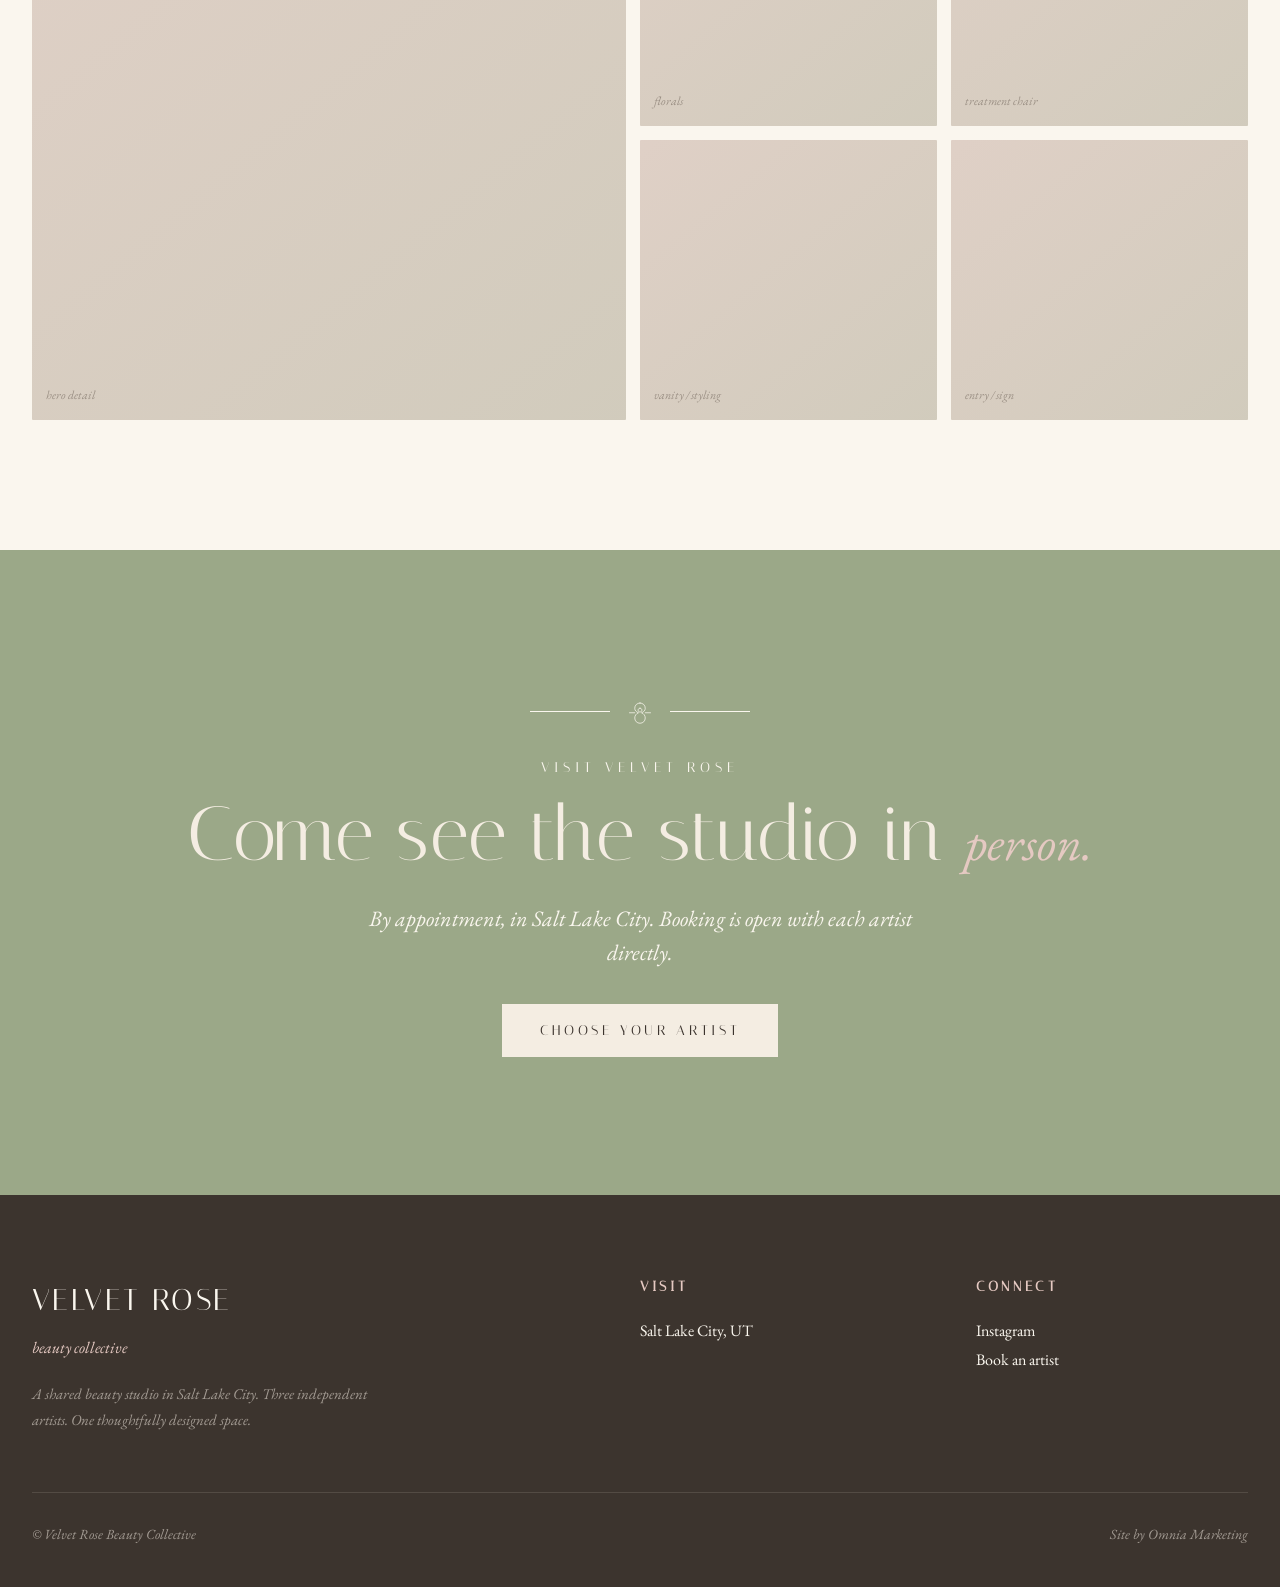
<file: velvet-rose/index.html>
<!DOCTYPE html>
<html lang="en">
<head>
  <meta charset="UTF-8">
  <meta name="viewport" content="width=device-width, initial-scale=1.0">
  <title>Velvet Rose Beauty Collective | A shared studio in Salt Lake City</title>
  <meta name="description" content="A curated beauty collective in Salt Lake City. Three independent artists. One thoughtfully designed studio. Brows, lashes, permanent makeup, and more.">
  <meta name="robots" content="noindex, nofollow">
  <link rel="preconnect" href="https://fonts.googleapis.com">
  <link rel="preconnect" href="https://fonts.gstatic.com" crossorigin>
  <link href="https://fonts.googleapis.com/css2?family=Italiana&family=EB+Garamond:ital,wght@0,400;0,500;0,600;1,400;1,500&display=swap" rel="stylesheet">

  <style>
    *, *::before, *::after { box-sizing: border-box; margin: 0; padding: 0; }

    :root {
      --sage:        #9BA888;
      --sage-deep:   #75836B;
      --sage-soft:   #C8D2BC;
      --blush:       #E5C9C2;
      --blush-deep:  #C9A99E;
      --cream:       #F4EDE2;
      --cream-soft:  #FAF6EE;
      --taupe:       #DDD3C8;
      --ink:         #3C342E;
      --ink-mid:     #6B5F55;
      --ink-light:   #A29A92;
    }

    html { scroll-behavior: smooth; }

    body {
      font-family: 'EB Garamond', serif;
      background: var(--cream);
      color: var(--ink);
      font-size: 18px;
      line-height: 1.7;
      -webkit-font-smoothing: antialiased;
      overflow-x: hidden;
    }

    a { color: inherit; text-decoration: none; }

    /* Reusable "art-nouveau" ornament — mimics the small menu-button frame on her current site */
    .ornament {
      display: flex;
      align-items: center;
      justify-content: center;
      gap: 18px;
      margin: 0 auto 32px;
      color: var(--sage-deep);
    }
    .ornament-line {
      width: 80px;
      height: 1px;
      background: currentColor;
    }
    .ornament-rose {
      width: 24px; height: 24px;
      flex-shrink: 0;
    }

    /* ─── NAV ─── */
    nav {
      position: fixed;
      top: 0; left: 0; right: 0;
      z-index: 100;
      display: flex;
      align-items: center;
      justify-content: space-between;
      padding: 22px 56px;
      background: rgba(244, 237, 226, 0.94);
      backdrop-filter: blur(10px);
      border-bottom: 1px solid rgba(155, 168, 136, 0.20);
    }

    .nav-logo {
      font-family: 'Italiana', serif;
      font-size: 22px;
      font-weight: 400;
      color: var(--ink);
      letter-spacing: 0.08em;
      text-transform: uppercase;
    }
    .nav-logo em {
      font-family: 'EB Garamond', serif;
      font-style: italic;
      font-size: 13px;
      letter-spacing: 0.16em;
      text-transform: lowercase;
      color: var(--sage-deep);
      margin-left: 8px;
    }

    .nav-right { display: flex; align-items: center; gap: 36px; }

    .nav-link {
      font-family: 'EB Garamond', serif;
      font-style: italic;
      font-size: 16px;
      color: var(--ink-mid);
      transition: color 200ms;
    }
    .nav-link:hover { color: var(--sage-deep); }

    .nav-book {
      font-family: 'Italiana', serif;
      font-size: 14px;
      letter-spacing: 0.22em;
      text-transform: uppercase;
      color: var(--cream);
      background: var(--ink);
      padding: 12px 26px;
      border-radius: 1px;
      transition: background 200ms;
    }
    .nav-book:hover { background: var(--sage-deep); }

    /* ─── HERO ─── */
    .hero {
      min-height: 100vh;
      position: relative;
      padding-top: 76px;
      background:
        linear-gradient(180deg, rgba(244,237,226,0.20), rgba(244,237,226,0.85)),
        linear-gradient(135deg, var(--blush) 0%, var(--cream) 50%, var(--sage-soft) 100%);
      overflow: hidden;
    }

    /* florals as background imagery */
    .hero-florals {
      position: absolute;
      inset: 0;
      pointer-events: none;
      opacity: 0.38;
      background:
        radial-gradient(circle at 8% 12%, var(--blush) 0, transparent 18%),
        radial-gradient(circle at 92% 22%, var(--sage-soft) 0, transparent 24%),
        radial-gradient(circle at 16% 88%, var(--sage-soft) 0, transparent 22%),
        radial-gradient(circle at 88% 84%, var(--blush) 0, transparent 20%);
    }
    /* PHOTO SLOT — replace this with the lily-on-marble image:
       background: url('assets/florals-hero.jpg') center/cover no-repeat;
       opacity: 0.55; */

    .hero-inner {
      position: relative;
      z-index: 2;
      max-width: 980px;
      margin: 0 auto;
      padding: 120px 32px 100px;
      text-align: center;
    }

    .hero-eyebrow {
      font-family: 'EB Garamond', serif;
      font-style: italic;
      font-size: 18px;
      color: var(--sage-deep);
      margin-bottom: 24px;
    }

    .hero h1 {
      font-family: 'Italiana', serif;
      font-weight: 400;
      font-size: clamp(64px, 9vw, 144px);
      line-height: 0.92;
      letter-spacing: 0.01em;
      color: var(--ink);
      margin-bottom: 20px;
      text-transform: uppercase;
    }

    .hero h1 .small {
      display: block;
      font-size: 0.32em;
      letter-spacing: 0.34em;
      margin-bottom: 18px;
      color: var(--sage-deep);
    }

    .hero h1 .accent {
      display: block;
      font-family: 'EB Garamond', serif;
      font-style: italic;
      font-weight: 400;
      font-size: 0.36em;
      letter-spacing: 0.02em;
      text-transform: none;
      color: var(--blush-deep);
      margin-top: 4px;
    }

    .hero-sub {
      font-family: 'EB Garamond', serif;
      font-style: italic;
      font-size: 22px;
      line-height: 1.55;
      color: var(--ink-mid);
      max-width: 540px;
      margin: 36px auto 48px;
    }

    .hero-cta-row {
      display: flex;
      align-items: center;
      justify-content: center;
      gap: 32px;
      flex-wrap: wrap;
    }

    .btn-primary {
      font-family: 'Italiana', serif;
      font-size: 14px;
      letter-spacing: 0.26em;
      text-transform: uppercase;
      color: var(--cream);
      background: var(--ink);
      padding: 18px 38px;
      transition: background 200ms;
    }
    .btn-primary:hover { background: var(--sage-deep); }

    .btn-link {
      font-family: 'EB Garamond', serif;
      font-style: italic;
      font-size: 17px;
      color: var(--ink-mid);
      border-bottom: 1px solid currentColor;
      padding-bottom: 4px;
      transition: color 200ms;
    }
    .btn-link:hover { color: var(--ink); }

    /* ─── SECTION SHELL ─── */
    section { padding: 130px 32px; }

    .container { max-width: 1100px; margin: 0 auto; }

    .section-header { text-align: center; max-width: 720px; margin: 0 auto 80px; }

    .eyebrow {
      font-family: 'Italiana', serif;
      font-size: 14px;
      letter-spacing: 0.36em;
      text-transform: uppercase;
      color: var(--sage-deep);
    }

    h2 {
      font-family: 'Italiana', serif;
      font-weight: 400;
      font-size: clamp(40px, 6vw, 84px);
      line-height: 1.05;
      letter-spacing: 0.005em;
      color: var(--ink);
      margin-bottom: 20px;
    }

    h2 em {
      font-family: 'EB Garamond', serif;
      font-style: italic;
      font-size: 0.65em;
      color: var(--blush-deep);
      letter-spacing: 0;
    }

    .section-intro {
      font-family: 'EB Garamond', serif;
      font-style: italic;
      font-size: 20px;
      line-height: 1.65;
      color: var(--ink-mid);
      max-width: 620px;
      margin: 0 auto;
    }

    /* ─── THE STUDIO STORY ─── */
    .story {
      background: var(--cream-soft);
    }

    .story-grid {
      display: grid;
      grid-template-columns: 1fr 1.1fr;
      gap: 100px;
      max-width: 1240px;
      margin: 0 auto;
      align-items: center;
    }

    .story-photo {
      aspect-ratio: 4 / 5;
      background:
        linear-gradient(160deg, rgba(229,201,194,0.30), rgba(155,168,136,0.20)),
        var(--taupe);
      position: relative;
      border-radius: 1px;
    }
    /* PHOTO SLOT — Kenzie or a corner of the studio:
       background: url('assets/studio-detail.jpg') center/cover no-repeat; */
    .story-photo::after {
      content: 'photo: Kenzie or studio detail';
      position: absolute;
      bottom: 24px;
      left: 24px;
      font-style: italic;
      font-size: 13px;
      color: var(--ink-mid);
      opacity: 0.6;
    }

    .story-body p {
      font-family: 'EB Garamond', serif;
      font-size: 19px;
      line-height: 1.85;
      color: var(--ink);
      margin-bottom: 22px;
    }

    .story-body p strong {
      color: var(--ink);
      font-weight: 500;
    }

    .story-body .signature {
      font-family: 'EB Garamond', serif;
      font-style: italic;
      font-size: 22px;
      color: var(--blush-deep);
      margin-top: 32px;
    }

    /* ─── ARTISTS ─── */
    .artists {
      background: var(--sage-soft);
      padding: 150px 32px;
    }

    .artists-header { text-align: center; max-width: 720px; margin: 0 auto 96px; }
    .artists-header h2 { color: var(--ink); }
    .artists-header h2 em { color: var(--blush-deep); }
    .artists-header p { color: var(--ink-mid); }

    .artist-grid {
      max-width: 1240px;
      margin: 0 auto;
      display: grid;
      grid-template-columns: repeat(3, 1fr);
      gap: 56px;
    }

    .artist-card {
      background: var(--cream-soft);
      padding: 28px 28px 36px;
      display: flex;
      flex-direction: column;
      transition: transform 300ms ease;
      border-radius: 1px;
    }
    .artist-card:hover { transform: translateY(-6px); }

    .artist-photo {
      aspect-ratio: 4 / 5;
      background:
        linear-gradient(165deg, rgba(229,201,194,0.30), rgba(155,168,136,0.18)),
        var(--taupe);
      margin-bottom: 28px;
      position: relative;
      border-radius: 1px;
    }
    /* PHOTO SLOT — each artist's portrait:
       background: url('assets/megan.jpg')   center/cover no-repeat;
       background: url('assets/kenzie.jpg')  center/cover no-repeat;
       background: url('assets/miranda.jpg') center/cover no-repeat; */
    .artist-photo::after {
      content: attr(data-photo-label);
      position: absolute;
      bottom: 16px;
      left: 16px;
      font-size: 12px;
      font-style: italic;
      color: var(--ink-mid);
      opacity: 0.6;
    }

    .artist-name {
      font-family: 'Italiana', serif;
      font-size: 38px;
      font-weight: 400;
      color: var(--ink);
      letter-spacing: 0.04em;
      text-transform: uppercase;
      margin-bottom: 4px;
      text-align: center;
    }

    .artist-role {
      font-family: 'EB Garamond', serif;
      font-style: italic;
      font-size: 17px;
      color: var(--blush-deep);
      text-align: center;
      margin-bottom: 18px;
    }

    .artist-rule {
      width: 32px;
      height: 1px;
      background: var(--sage-deep);
      margin: 0 auto 22px;
    }

    .artist-bio {
      font-family: 'EB Garamond', serif;
      font-size: 17px;
      line-height: 1.7;
      color: var(--ink-mid);
      margin-bottom: 24px;
      flex: 1;
      text-align: center;
    }

    .artist-cta {
      font-family: 'Italiana', serif;
      font-size: 13px;
      letter-spacing: 0.26em;
      text-transform: uppercase;
      color: var(--ink);
      border-bottom: 1px solid var(--ink);
      padding-bottom: 4px;
      align-self: center;
      transition: color 200ms, border-color 200ms;
    }
    .artist-cta:hover { color: var(--sage-deep); border-color: var(--sage-deep); }

    /* ─── SERVICES STRIP ─── */
    .offerings {
      background: var(--cream);
      text-align: center;
    }

    .offering-grid {
      max-width: 1080px;
      margin: 56px auto 0;
      display: grid;
      grid-template-columns: repeat(4, 1fr);
      gap: 0;
    }

    .offering {
      padding: 36px 24px;
      border-left: 1px solid var(--taupe);
    }
    .offering:first-child { border-left: 0; }

    .offering h4 {
      font-family: 'Italiana', serif;
      font-size: 22px;
      letter-spacing: 0.06em;
      text-transform: uppercase;
      color: var(--ink);
      margin-bottom: 8px;
    }

    .offering p {
      font-family: 'EB Garamond', serif;
      font-style: italic;
      font-size: 16px;
      color: var(--ink-mid);
      line-height: 1.55;
    }

    /* ─── THE SPACE GALLERY ─── */
    .space {
      background: var(--cream-soft);
    }

    .space-grid {
      max-width: 1240px;
      margin: 0 auto;
      display: grid;
      grid-template-columns: 2fr 1fr 1fr;
      grid-template-rows: 280px 280px;
      gap: 14px;
    }
    .space-tile {
      background:
        linear-gradient(140deg, rgba(229,201,194,0.30), rgba(155,168,136,0.18)),
        var(--taupe);
      position: relative;
      border-radius: 1px;
    }
    .space-tile::after {
      content: attr(data-label);
      position: absolute;
      bottom: 14px;
      left: 14px;
      font-style: italic;
      font-size: 12px;
      color: var(--ink-mid);
      opacity: 0.55;
    }
    .space-tile.large { grid-row: 1 / span 2; }

    /* ─── CTA / VISIT ─── */
    .cta-block {
      background: var(--sage);
      color: var(--cream);
      padding: 150px 32px;
      text-align: center;
    }
    .cta-block .eyebrow { color: var(--cream-soft); }
    .cta-block h2 { color: var(--cream); margin-bottom: 28px; }
    .cta-block h2 em { color: var(--blush); }
    .cta-block p {
      font-family: 'EB Garamond', serif;
      font-style: italic;
      font-size: 22px;
      color: var(--cream-soft);
      max-width: 560px;
      margin: 0 auto 44px;
      line-height: 1.55;
    }
    .cta-block .btn-primary {
      background: var(--cream);
      color: var(--ink);
    }
    .cta-block .btn-primary:hover { background: var(--ink); color: var(--cream); }
    .cta-block .ornament { color: var(--cream-soft); }

    /* ─── FOOTER ─── */
    footer {
      background: var(--ink);
      color: var(--cream-soft);
      padding: 80px 32px 40px;
    }

    .footer-grid {
      display: grid;
      grid-template-columns: 2fr 1fr 1fr;
      gap: 64px;
      max-width: 1240px;
      margin: 0 auto 60px;
    }

    .footer-brand {
      font-family: 'Italiana', serif;
      font-size: 30px;
      letter-spacing: 0.08em;
      text-transform: uppercase;
      margin-bottom: 8px;
    }
    .footer-brand-sub {
      font-family: 'EB Garamond', serif;
      font-style: italic;
      font-size: 16px;
      color: var(--blush);
      margin-bottom: 20px;
    }

    .footer-tagline {
      font-family: 'EB Garamond', serif;
      font-size: 15px;
      color: var(--ink-light);
      max-width: 360px;
      line-height: 1.7;
      font-style: italic;
    }

    .footer-col h5 {
      font-family: 'Italiana', serif;
      font-size: 14px;
      letter-spacing: 0.26em;
      text-transform: uppercase;
      color: var(--blush);
      margin-bottom: 18px;
    }

    .footer-col p, .footer-col a {
      display: block;
      font-family: 'EB Garamond', serif;
      font-size: 16px;
      color: var(--cream-soft);
      line-height: 1.8;
    }
    .footer-col a:hover { color: var(--blush); }

    .footer-bottom {
      max-width: 1240px;
      margin: 0 auto;
      padding-top: 30px;
      border-top: 1px solid rgba(244, 237, 226, 0.12);
      display: flex;
      justify-content: space-between;
      font-family: 'EB Garamond', serif;
      font-style: italic;
      font-size: 14px;
      color: var(--ink-light);
    }

    /* ─── RESPONSIVE ─── */
    @media (max-width: 1024px) {
      .artist-grid { grid-template-columns: 1fr; max-width: 480px; gap: 44px; }
      .offering-grid { grid-template-columns: repeat(2, 1fr); }
      .offering { border-left: 0; border-top: 1px solid var(--taupe); }
      .offering:nth-child(odd) { border-left: 0; }
      .space-grid { grid-template-columns: 1fr 1fr; grid-template-rows: 220px 220px 220px; }
      .space-tile.large { grid-row: 1 / span 1; grid-column: 1 / span 2; }
    }

    @media (max-width: 720px) {
      nav { padding: 16px 24px; }
      .nav-link { display: none; }
      .nav-right { gap: 16px; }

      .hero-inner { padding: 80px 20px 70px; }
      section { padding: 80px 20px; }
      .artists, .cta-block { padding: 90px 20px; }

      .story-grid { grid-template-columns: 1fr; gap: 48px; }
      .offering-grid { grid-template-columns: 1fr; }
      .space-grid { grid-template-columns: 1fr; grid-template-rows: 220px 220px 220px 220px; }
      .space-tile.large { grid-column: 1; }

      .footer-grid { grid-template-columns: 1fr; gap: 36px; }
      .footer-bottom { flex-direction: column; gap: 8px; }
    }
  </style>
</head>
<body>

  <!-- Reusable rose ornament SVG (used in dividers) -->
  <svg width="0" height="0" style="position:absolute" aria-hidden="true">
    <defs>
      <symbol id="rose" viewBox="0 0 32 32">
        <g fill="none" stroke="currentColor" stroke-width="1" stroke-linecap="round" stroke-linejoin="round">
          <path d="M16 4 C20 4 23 7 23 11 C23 14 21 16 18 17 C21 18 23 21 23 24 C23 28 20 31 16 31 C12 31 9 28 9 24 C9 21 11 18 14 17 C11 16 9 14 9 11 C9 7 12 4 16 4 Z"/>
          <path d="M16 11 C17.5 11 18.5 12 18.5 13.5 C18.5 15 17.5 16 16 16 C14.5 16 13.5 15 13.5 13.5 C13.5 12 14.5 11 16 11 Z"/>
          <path d="M2 17 L9 17 M23 17 L30 17"/>
        </g>
      </symbol>
    </defs>
  </svg>

  <nav>
    <a href="#" class="nav-logo">Velvet Rose <em>beauty collective</em></a>
    <div class="nav-right">
      <a href="#story" class="nav-link">The Studio</a>
      <a href="#artists" class="nav-link">Artists</a>
      <a href="#visit" class="nav-link">Visit</a>
      <a href="https://kenziebrowsslc.as.me/schedule/56d9ecb3/" target="_blank" rel="noopener" class="nav-book">Book</a>
    </div>
  </nav>

  <!-- ─── HERO ─── -->
  <header class="hero">
    <div class="hero-florals" aria-hidden="true"></div>
    <div class="hero-inner">
      <p class="hero-eyebrow">A beauty collective in Salt Lake City</p>
      <h1>
        <span class="small">Velvet</span>
        Rose
        <span class="accent">beauty collective</span>
      </h1>
      <p class="hero-sub">A small, hand-picked group of independent artists working under one quiet, considered roof &mdash; brows, lashes, permanent makeup, and all the rituals in between.</p>
      <div class="hero-cta-row">
        <a href="#artists" class="btn-primary">Meet the artists</a>
        <a href="#story" class="btn-link">About the studio</a>
      </div>
    </div>
  </header>

  <!-- ─── THE STUDIO STORY ─── -->
  <section id="story" class="story">
    <div class="story-grid">
      <div class="story-photo" aria-label="Inside Velvet Rose"></div>
      <div class="story-body">
        <div class="ornament" style="justify-content: flex-start; margin-bottom: 24px;">
          <span class="ornament-line" style="width: 56px;"></span>
          <svg class="ornament-rose"><use href="#rose"/></svg>
          <span class="ornament-line" style="width: 56px;"></span>
        </div>
        <h2>Built for artists who care about their&nbsp;<em>craft.</em></h2>
        <p>Velvet Rose Beauty Collective was founded by <strong>Kenzie</strong> &mdash; a permanent makeup artist who wanted a beauty space that felt as considered as the work happening inside it.</p>
        <p>Every artist here runs their own books, sets their own hours, and brings their own clientele. What we share is the room: soft light, warm details, florals on every surface, and a quiet that&rsquo;s rare in a beauty studio.</p>
        <p>If you&rsquo;re a guest, you&rsquo;ll find a calm place to land before your appointment. If you&rsquo;re an artist looking for a chair, you&rsquo;ll find a community.</p>
        <p class="signature">&mdash; Kenzie</p>
      </div>
    </div>
  </section>

  <!-- ─── ARTISTS ─── -->
  <section id="artists" class="artists">
    <div class="artists-header">
      <div class="ornament">
        <span class="ornament-line"></span>
        <svg class="ornament-rose"><use href="#rose"/></svg>
        <span class="ornament-line"></span>
      </div>
      <div class="eyebrow" style="margin-bottom: 14px;">Our Artists</div>
      <h2>The hands behind the&nbsp;<em>chair.</em></h2>
      <p class="section-intro" style="margin-top: 18px;">Three independent artists, each booked directly. Choose the artist whose work speaks to you &mdash; we&rsquo;ll see you at the studio.</p>
    </div>

    <div class="artist-grid">

      <!-- MEGAN -->
      <article class="artist-card">
        <div class="artist-photo" data-photo-label="photo: Megan"></div>
        <h3 class="artist-name">Megan</h3>
        <div class="artist-role"><!-- TODO: Megan's specialty -->Resident Artist</div>
        <div class="artist-rule"></div>
        <p class="artist-bio"><!-- TODO: Megan's bio — replace with her actual specialty and a 2-3 sentence intro. -->A few sentences about Megan, her work, and how long she&rsquo;s been at Velvet Rose. Swap this for her real bio.</p>
        <a href="#" class="artist-cta"><!-- TODO: Megan's booking link -->Book with Megan</a>
      </article>

      <!-- KENZIE -->
      <article class="artist-card">
        <div class="artist-photo" data-photo-label="photo: Kenzie"></div>
        <h3 class="artist-name">Kenzie</h3>
        <div class="artist-role">Permanent Makeup &amp; Brows</div>
        <div class="artist-rule"></div>
        <p class="artist-bio">Founder of Velvet Rose. Kenzie specializes in microblading, nano brows, lip blush, and lash line enhancement &mdash; soft, tailored permanent makeup that still looks like you. Consultations are always complimentary.</p>
        <a href="https://kenziebrowsslc.as.me/schedule/56d9ecb3/" target="_blank" rel="noopener" class="artist-cta">Book with Kenzie</a>
      </article>

      <!-- MIRANDA -->
      <article class="artist-card">
        <div class="artist-photo" data-photo-label="photo: Miranda"></div>
        <h3 class="artist-name">Miranda</h3>
        <div class="artist-role"><!-- TODO: Miranda's specialty -->Resident Artist</div>
        <div class="artist-rule"></div>
        <p class="artist-bio"><!-- TODO: Miranda's bio — replace with her actual specialty and a 2-3 sentence intro. -->A few sentences about Miranda, her work, and what she&rsquo;s known for. Swap this for her real bio.</p>
        <a href="#" class="artist-cta"><!-- TODO: Miranda's booking link -->Book with Miranda</a>
      </article>

    </div>
  </section>

  <!-- ─── OFFERINGS STRIP ─── -->
  <section class="offerings">
    <div class="ornament">
      <span class="ornament-line"></span>
      <svg class="ornament-rose"><use href="#rose"/></svg>
      <span class="ornament-line"></span>
    </div>
    <div class="eyebrow">Under one roof</div>
    <h2 style="margin-top: 14px;">Everything brows, lashes, &amp;&nbsp;<em>permanent makeup.</em></h2>

    <div class="offering-grid">
      <div class="offering">
        <h4>PMU</h4>
        <p>Microblading, nano brows, lip blush, lash line enhancement.</p>
      </div>
      <div class="offering">
        <h4>Brows</h4>
        <p>Lamination, shaping, waxing, and tinting.</p>
      </div>
      <div class="offering">
        <h4>Lashes</h4>
        <p>Lash lifts, tints, and extensions.</p>
      </div>
      <div class="offering">
        <h4>Consult</h4>
        <p>Complimentary 15-minute consultations.</p>
      </div>
      <!-- TODO: Adjust based on what Megan and Miranda actually offer. -->
    </div>
  </section>

  <!-- ─── THE SPACE GALLERY ─── -->
  <section class="space">
    <div class="section-header">
      <div class="ornament">
        <span class="ornament-line"></span>
        <svg class="ornament-rose"><use href="#rose"/></svg>
        <span class="ornament-line"></span>
      </div>
      <div class="eyebrow">Inside the Studio</div>
      <h2 style="margin-top: 14px;">Soft light. Warm details.&nbsp;<em>Florals everywhere.</em></h2>
    </div>
    <div class="space-grid">
      <div class="space-tile large" data-label="hero detail"></div>
      <div class="space-tile" data-label="florals"></div>
      <div class="space-tile" data-label="treatment chair"></div>
      <div class="space-tile" data-label="vanity / styling"></div>
      <div class="space-tile" data-label="entry / sign"></div>
    </div>
  </section>

  <!-- ─── CTA / VISIT ─── -->
  <section id="visit" class="cta-block">
    <div class="ornament">
      <span class="ornament-line"></span>
      <svg class="ornament-rose"><use href="#rose"/></svg>
      <span class="ornament-line"></span>
    </div>
    <div class="eyebrow">Visit Velvet Rose</div>
    <h2 style="margin-top: 14px;">Come see the studio in&nbsp;<em>person.</em></h2>
    <p>By appointment, in Salt Lake City. Booking is open with each artist directly.</p>
    <a href="#artists" class="btn-primary">Choose your artist</a>
  </section>

  <!-- ─── FOOTER ─── -->
  <footer>
    <div class="footer-grid">
      <div>
        <div class="footer-brand">Velvet Rose</div>
        <div class="footer-brand-sub">beauty collective</div>
        <p class="footer-tagline">A shared beauty studio in Salt Lake City. Three independent artists. One thoughtfully designed space.</p>
      </div>
      <div class="footer-col">
        <h5>Visit</h5>
        <p>Salt Lake City, UT</p>
        <p><!-- TODO: full street address --></p>
      </div>
      <div class="footer-col">
        <h5>Connect</h5>
        <a href="https://www.instagram.com/" target="_blank" rel="noopener">Instagram</a>
        <a href="#artists">Book an artist</a>
      </div>
    </div>
    <div class="footer-bottom">
      <span>&copy; Velvet Rose Beauty Collective</span>
      <span>Site by Omnia Marketing</span>
    </div>
  </footer>

</body>
</html>
</file>
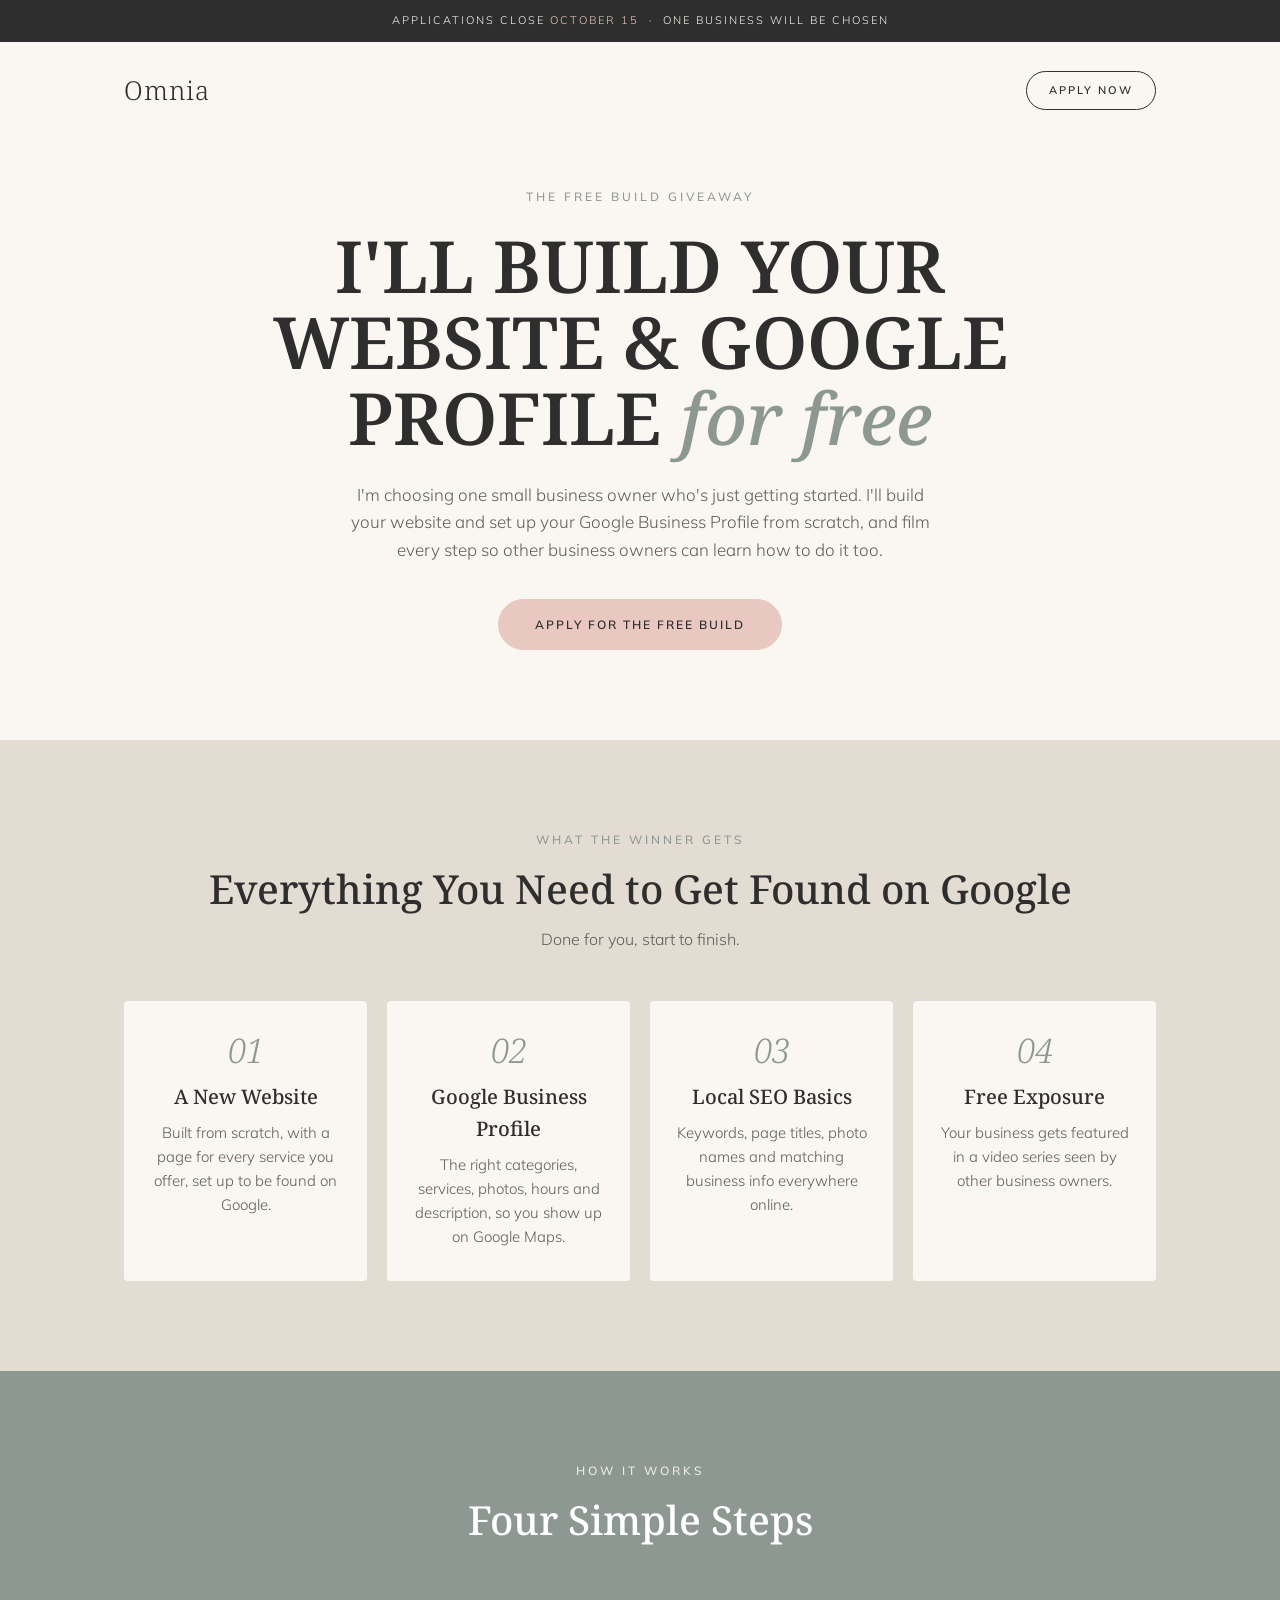
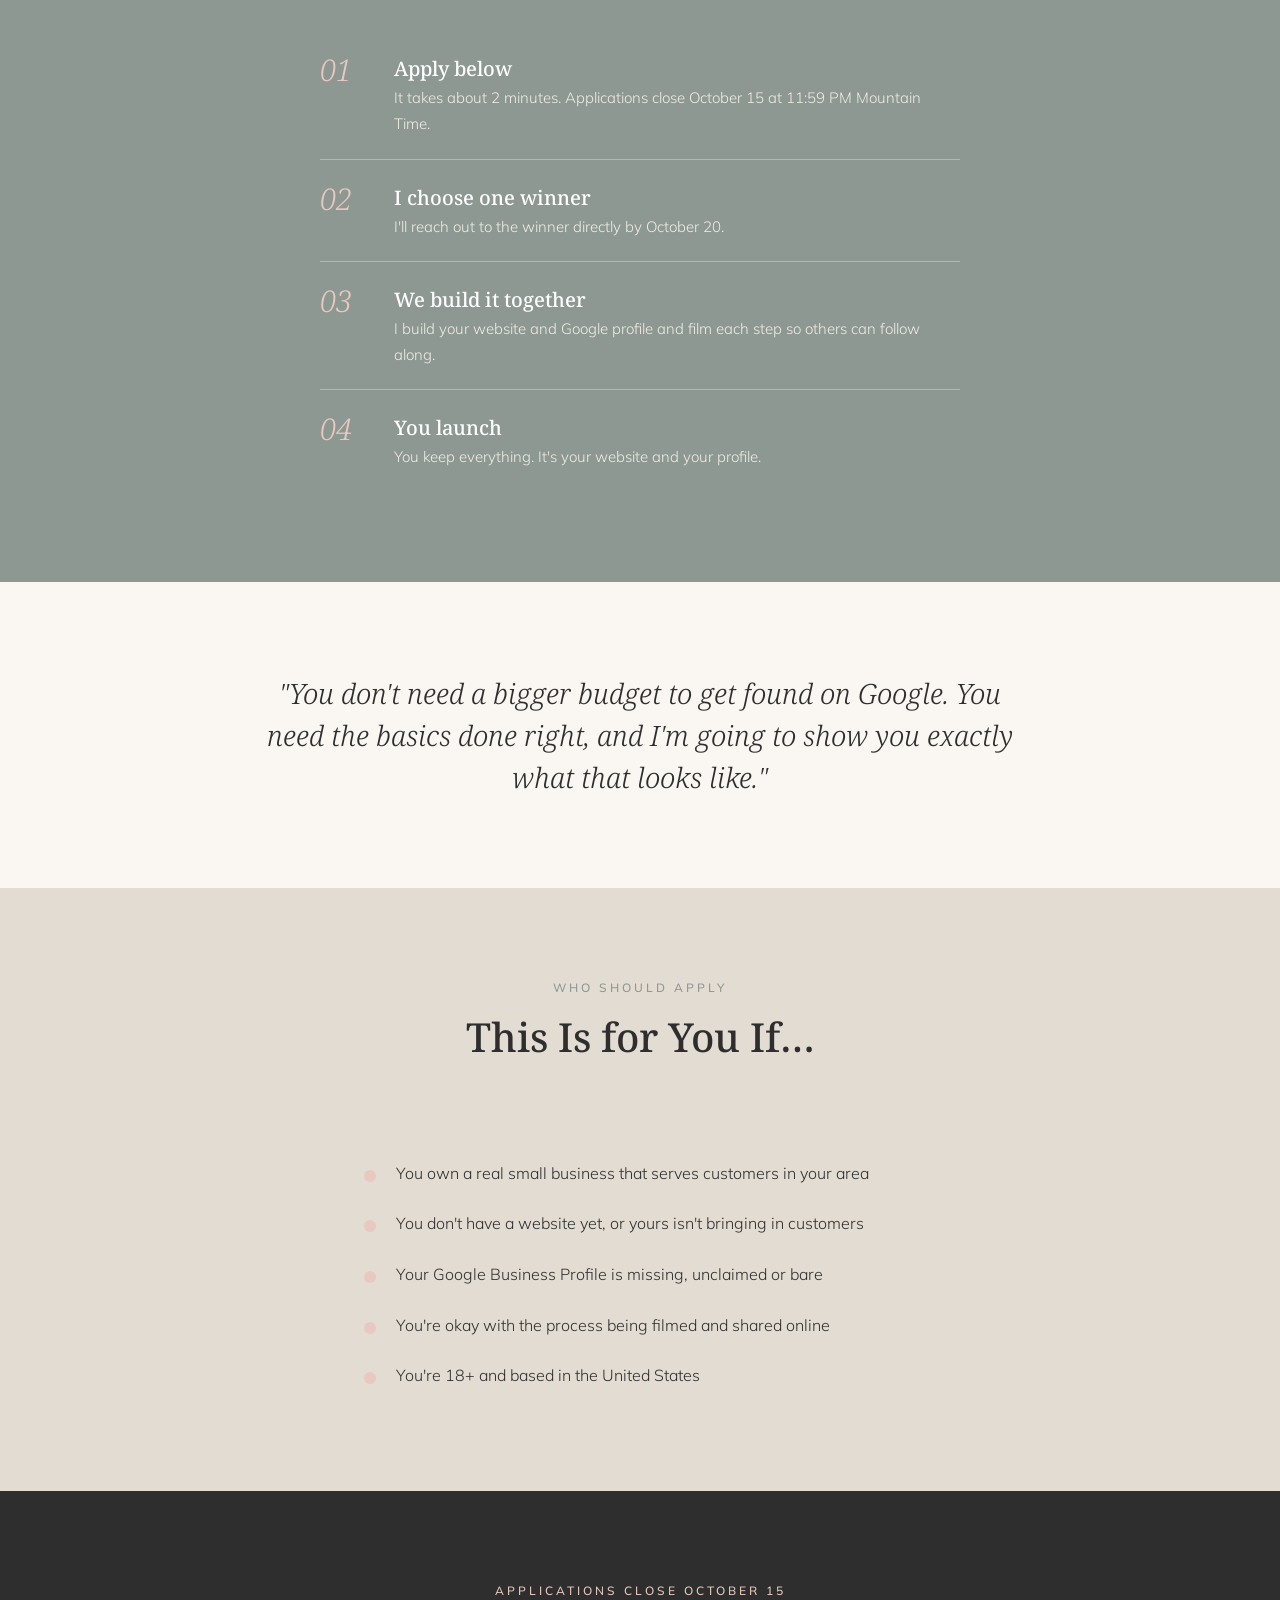
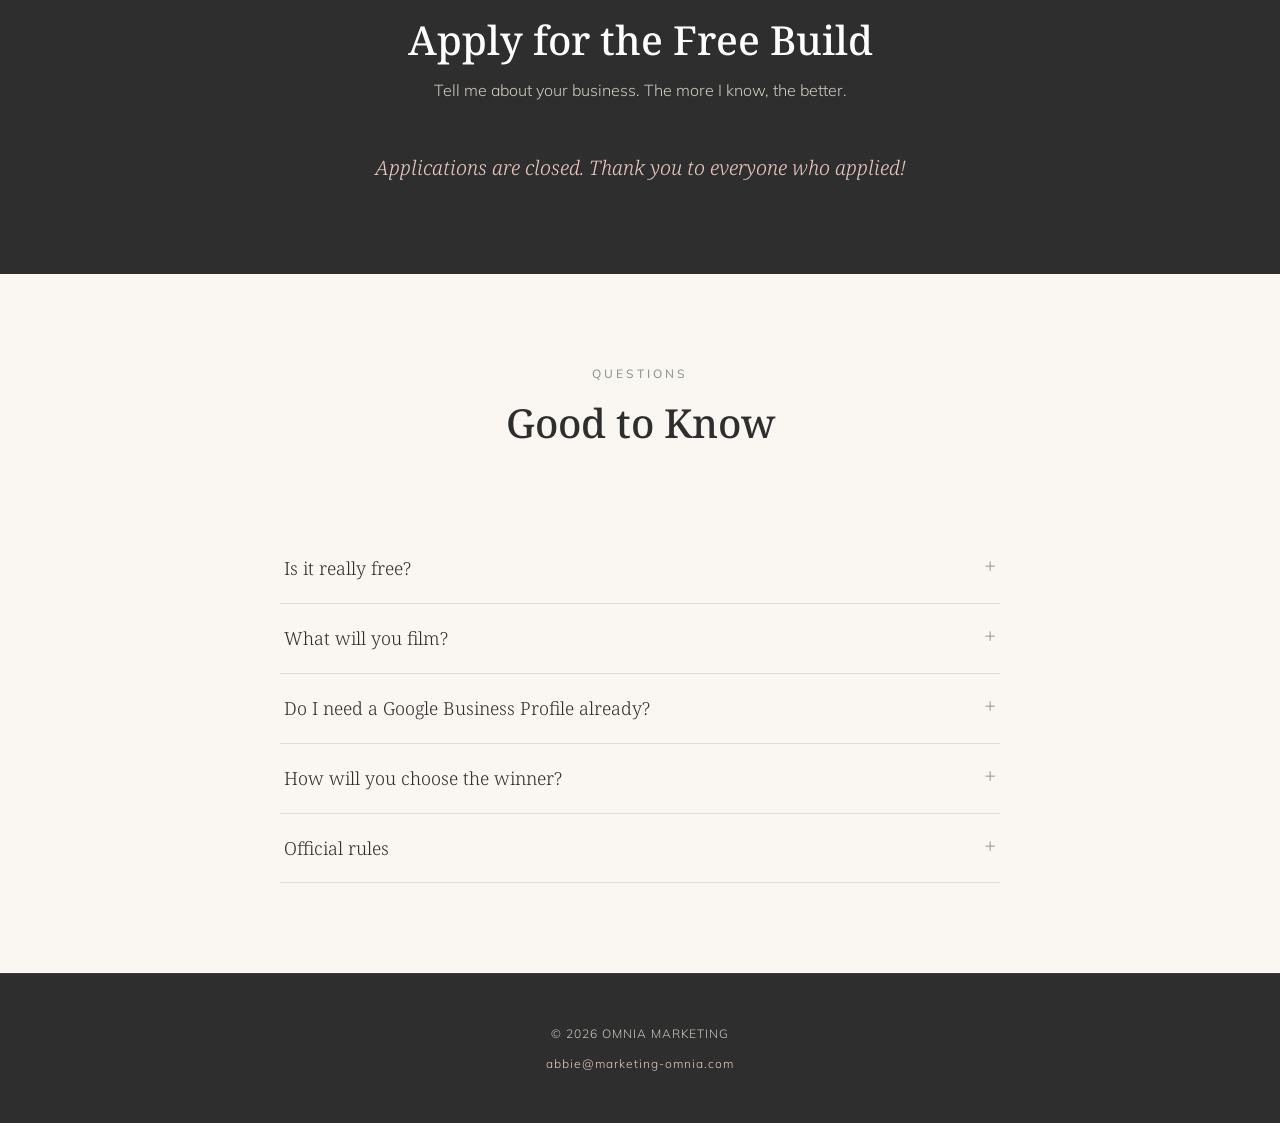
<file: website-giveaway/index.html>
<!doctype html>
<html lang="en">
<head>
<meta charset="utf-8">
<meta name="viewport" content="width=device-width, initial-scale=1">
<title>Win a Free Website + Google Business Profile Build</title>
<meta name="description" content="Apply to have your small business website and Google Business Profile built for free, and filmed start to finish. Applications close October 15.">
<link rel="preconnect" href="https://fonts.googleapis.com">
<link rel="preconnect" href="https://fonts.gstatic.com" crossorigin>
<link href="https://fonts.googleapis.com/css2?family=Noto+Serif:ital,wght@0,400;0,500;0,600;1,400;1,500&family=Mulish:wght@300;400;500;600;700&display=swap" rel="stylesheet">
<style>
  :root {
    --sage: #8E9893;
    --sand: #E3DCD2;
    --charcoal: #2E2E2E;
    --blush: #E8C8C0;
    --cream: #FAF7F2;
    --muted: #5f5d58;
  }
  * { margin: 0; padding: 0; box-sizing: border-box; }
  html { scroll-behavior: smooth; }
  body {
    font-family: 'Mulish', sans-serif;
    color: var(--charcoal);
    background: var(--cream);
    line-height: 1.6;
    font-weight: 300;
    font-size: 16px;
  }
  a { color: inherit; }
  .wrap { max-width: 1080px; margin: 0 auto; padding: 0 24px; }
  .serif { font-family: 'Noto Serif', serif; }

  .eyebrow {
    font-size: 12px;
    letter-spacing: 3px;
    text-transform: uppercase;
    font-weight: 500;
  }
  .pill-btn {
    display: inline-block;
    border: 1px solid currentColor;
    border-radius: 999px;
    padding: 15px 36px;
    font-family: 'Mulish', sans-serif;
    font-size: 12px;
    font-weight: 600;
    letter-spacing: 2px;
    text-transform: uppercase;
    text-decoration: none;
    color: inherit;
    background: transparent;
    cursor: pointer;
    transition: opacity .3s;
  }
  .pill-btn.solid { background: var(--blush); color: var(--charcoal); border-color: var(--blush); }
  .pill-btn:hover { opacity: .75; }
  .pill-btn:disabled { opacity: .5; cursor: default; }

  /* Deadline bar */
  .bar {
    background: var(--charcoal);
    color: var(--cream);
    text-align: center;
    font-size: 11px;
    letter-spacing: 2px;
    text-transform: uppercase;
    padding: 12px 16px;
  }
  .bar span { color: var(--blush); }

  nav {
    display: flex;
    justify-content: space-between;
    align-items: center;
    padding: 28px 0;
  }
  .logo { font-family: 'Noto Serif', serif; font-size: 26px; letter-spacing: 1px; text-decoration: none; }
  nav .pill-btn { padding: 10px 22px; font-size: 11px; }

  /* Hero */
  .hero { padding: 48px 0 90px; text-align: center; }
  .hero .eyebrow { color: var(--sage); margin-bottom: 22px; }
  h1 {
    font-family: 'Noto Serif', serif;
    font-weight: 600;
    text-transform: uppercase;
    font-size: clamp(34px, 6.4vw, 72px);
    line-height: 1.05;
    max-width: 900px;
    margin: 0 auto 26px;
  }
  h1 em { font-style: italic; font-weight: 500; text-transform: none; color: var(--sage); }
  .sub { font-size: 17px; color: var(--muted); max-width: 600px; margin: 0 auto 36px; }

  .countdown { display: flex; justify-content: center; gap: 14px; margin-top: 44px; }
  .cd-box {
    background: var(--sand);
    border-radius: 999px;
    width: 88px; height: 88px;
    display: flex; flex-direction: column; align-items: center; justify-content: center;
  }
  .cd-num { font-family: 'Noto Serif', serif; font-size: 28px; font-weight: 500; line-height: 1; }
  .cd-label { font-size: 10px; letter-spacing: 2px; text-transform: uppercase; color: var(--muted); margin-top: 4px; }

  /* Sections */
  section { padding: 90px 0; }
  h2 {
    font-family: 'Noto Serif', serif;
    font-weight: 500;
    font-size: clamp(28px, 4vw, 40px);
    line-height: 1.2;
    text-align: center;
    margin-bottom: 14px;
  }
  .section-eyebrow { display: block; text-align: center; color: var(--sage); margin-bottom: 16px; }
  .section-sub { text-align: center; color: var(--muted); max-width: 580px; margin: 0 auto 48px; }

  .sand { background: var(--sand); }
  .sage { background: var(--sage); color: #fff; }
  .sage h2 { color: #fff; }
  .sage .section-eyebrow { color: #f0ede4; }
  .sage .section-sub { color: #f0ede4; }

  .grid { display: grid; gap: 20px; grid-template-columns: repeat(auto-fit, minmax(220px, 1fr)); }
  .card { background: var(--cream); border-radius: 4px; padding: 32px 26px; text-align: center; }
  .card .num { font-family: 'Noto Serif', serif; font-style: italic; font-size: 34px; color: var(--sage); line-height: 1; margin-bottom: 14px; }
  .card h3 { font-family: 'Noto Serif', serif; font-weight: 500; font-size: 20px; margin-bottom: 8px; }
  .card p { color: var(--muted); font-size: 15px; }

  .steps { list-style: none; max-width: 640px; margin: 0 auto; counter-reset: step; }
  .steps li {
    counter-increment: step;
    display: grid;
    grid-template-columns: 56px 1fr;
    gap: 18px;
    padding: 22px 0;
    border-bottom: 1px solid rgba(255,255,255,.3);
  }
  .steps li:last-child { border-bottom: 0; }
  .steps li::before {
    content: "0" counter(step);
    font-family: 'Noto Serif', serif;
    font-style: italic;
    font-size: 30px;
    color: var(--blush);
    line-height: 1.1;
  }
  .steps strong { display: block; font-family: 'Noto Serif', serif; font-weight: 500; font-size: 20px; }
  .steps span { color: #f0ede4; font-size: 15px; }

  .quote {
    font-family: 'Noto Serif', serif;
    font-style: italic;
    font-size: clamp(22px, 3vw, 28px);
    line-height: 1.5;
    text-align: center;
    max-width: 760px;
    margin: 0 auto;
  }

  .check { list-style: none; max-width: 560px; margin: 0 auto; }
  .check li { padding: 12px 0 12px 36px; position: relative; border-bottom: 1px solid var(--sand); }
  .check li:last-child { border-bottom: 0; }
  .check li::before {
    content: "";
    position: absolute; left: 4px; top: 21px;
    width: 12px; height: 12px;
    border-radius: 50%;
    background: var(--blush);
  }

  /* Form */
  .form-section { background: var(--charcoal); color: var(--cream); }
  .form-section h2 { color: #fff; }
  .form-section .section-eyebrow { color: var(--blush); }
  .form-section .section-sub { color: #cfcac2; }
  form { max-width: 640px; margin: 0 auto; }
  .row { display: grid; gap: 16px; grid-template-columns: 1fr 1fr; }
  .field { margin-bottom: 16px; }
  label { display: block; font-size: 11px; letter-spacing: 2px; text-transform: uppercase; font-weight: 500; margin-bottom: 8px; color: #e4e0d8; }
  .opt { text-transform: none; letter-spacing: 0; color: #a8a29e; font-weight: 300; }
  input[type=text], input[type=email], input[type=tel], select, textarea {
    width: 100%;
    font-family: 'Mulish', sans-serif;
    font-size: 16px;
    color: var(--charcoal);
    background: var(--cream);
    border: 2px solid transparent;
    border-radius: 999px;
    padding: 14px 22px;
  }
  select { appearance: none; background-image: linear-gradient(45deg, transparent 50%, var(--charcoal) 50%), linear-gradient(135deg, var(--charcoal) 50%, transparent 50%); background-position: calc(100% - 26px) 50%, calc(100% - 20px) 50%; background-size: 6px 6px; background-repeat: no-repeat; }
  textarea { border-radius: 20px; min-height: 130px; resize: vertical; }
  input:focus, select:focus, textarea:focus { outline: none; border-color: var(--blush); }
  .consent {
    display: flex; gap: 12px; align-items: flex-start;
    border: 1px solid rgba(255,255,255,.18);
    border-radius: 16px;
    padding: 16px 18px;
    margin: 8px 0 12px;
  }
  .consent input { margin-top: 4px; width: 18px; height: 18px; flex-shrink: 0; accent-color: var(--blush); }
  .consent label { font-size: 14px; letter-spacing: 0; text-transform: none; font-weight: 300; margin: 0; color: #e4e0d8; }
  .consent a { color: var(--blush); }
  .submit-wrap { text-align: center; margin-top: 18px; }
  .fine { font-size: 12px; color: #a8a29e; text-align: center; margin-top: 14px; }
  .msg { display: none; text-align: center; padding: 40px 20px; }
  .msg h3 { font-family: 'Noto Serif', serif; font-weight: 500; font-size: 30px; margin-bottom: 10px; color: #fff; }
  .msg p { color: #cfcac2; }
  .closed-note { display: none; text-align: center; font-family: 'Noto Serif', serif; font-style: italic; font-size: 20px; color: var(--blush); }

  /* FAQ */
  details { border-bottom: 1px solid var(--sand); padding: 20px 4px; max-width: 720px; margin: 0 auto; }
  summary { font-family: 'Noto Serif', serif; font-size: 18px; cursor: pointer; list-style: none; display: flex; justify-content: space-between; gap: 16px; }
  summary::-webkit-details-marker { display: none; }
  summary::after { content: "+"; color: var(--sage); font-size: 22px; line-height: 1; }
  details[open] summary::after { content: "\2013"; }
  details p, details li { color: var(--muted); font-size: 15px; margin-top: 10px; }
  details ol { padding-left: 20px; }

  footer {
    background: var(--charcoal);
    color: #cfcac2;
    text-align: center;
    padding: 50px 24px;
    font-size: 12px;
    letter-spacing: 1px;
    border-top: 1px solid rgba(255,255,255,.08);
  }
  footer a { color: var(--blush); text-decoration: none; }

  @media (max-width: 640px) {
    nav .pill-btn { display: none; }
    nav { justify-content: center; }
    .hero { padding: 28px 0 64px; }
    section { padding: 64px 0; }
    .row { grid-template-columns: 1fr; gap: 0; }
    .cd-box { width: 76px; height: 76px; }
    .cd-num { font-size: 24px; }
    .pill-btn { padding: 15px 28px; }
  }
</style>
</head>
<body>

<div class="bar">Applications close <span>October 15</span> &nbsp;·&nbsp; One business will be chosen</div>

<div class="wrap">
  <nav>
    <a class="logo" href="#">Omnia</a>
    <a class="pill-btn" href="#apply">Apply Now</a>
  </nav>
</div>

<header class="hero">
  <div class="wrap">
    <div class="eyebrow">The Free Build Giveaway</div>
    <h1>I'll Build Your Website &amp; Google Profile <em>for free</em></h1>
    <p class="sub">I'm choosing one small business owner who's just getting started. I'll build your website and set up your Google Business Profile from scratch, and film every step so other business owners can learn how to do it too.</p>
    <a class="pill-btn solid" href="#apply">Apply for the Free Build</a>

    <div class="countdown" id="countdown" aria-label="Time left to apply">
      <div class="cd-box"><div class="cd-num" id="cd-d">--</div><div class="cd-label">Days</div></div>
      <div class="cd-box"><div class="cd-num" id="cd-h">--</div><div class="cd-label">Hours</div></div>
      <div class="cd-box"><div class="cd-num" id="cd-m">--</div><div class="cd-label">Mins</div></div>
    </div>
  </div>
</header>

<section class="sand">
  <div class="wrap">
    <span class="eyebrow section-eyebrow">What the Winner Gets</span>
    <h2>Everything You Need to Get Found on Google</h2>
    <p class="section-sub">Done for you, start to finish.</p>
    <div class="grid">
      <div class="card">
        <div class="num">01</div>
        <h3>A New Website</h3>
        <p>Built from scratch, with a page for every service you offer, set up to be found on Google.</p>
      </div>
      <div class="card">
        <div class="num">02</div>
        <h3>Google Business Profile</h3>
        <p>The right categories, services, photos, hours and description, so you show up on Google Maps.</p>
      </div>
      <div class="card">
        <div class="num">03</div>
        <h3>Local SEO Basics</h3>
        <p>Keywords, page titles, photo names and matching business info everywhere online.</p>
      </div>
      <div class="card">
        <div class="num">04</div>
        <h3>Free Exposure</h3>
        <p>Your business gets featured in a video series seen by other business owners.</p>
      </div>
    </div>
  </div>
</section>

<section class="sage">
  <div class="wrap">
    <span class="eyebrow section-eyebrow">How It Works</span>
    <h2>Four Simple Steps</h2>
    <p class="section-sub">&nbsp;</p>
    <ol class="steps">
      <li><div><strong>Apply below</strong><span>It takes about 2 minutes. Applications close October 15 at 11:59 PM Mountain Time.</span></div></li>
      <li><div><strong>I choose one winner</strong><span>I'll reach out to the winner directly by October 20.</span></div></li>
      <li><div><strong>We build it together</strong><span>I build your website and Google profile and film each step so others can follow along.</span></div></li>
      <li><div><strong>You launch</strong><span>You keep everything. It's your website and your profile.</span></div></li>
    </ol>
  </div>
</section>

<section>
  <div class="wrap">
    <p class="quote">"You don't need a bigger budget to get found on Google. You need the basics done right, and I'm going to show you exactly what that looks like."</p>
  </div>
</section>

<section class="sand">
  <div class="wrap">
    <span class="eyebrow section-eyebrow">Who Should Apply</span>
    <h2>This Is for You If&hellip;</h2>
    <p class="section-sub">&nbsp;</p>
    <ul class="check">
      <li>You own a real small business that serves customers in your area</li>
      <li>You don't have a website yet, or yours isn't bringing in customers</li>
      <li>Your Google Business Profile is missing, unclaimed or bare</li>
      <li>You're okay with the process being filmed and shared online</li>
      <li>You're 18+ and based in the United States</li>
    </ul>
  </div>
</section>

<section class="form-section" id="apply">
  <div class="wrap">
    <span class="eyebrow section-eyebrow">Applications Close October 15</span>
    <h2>Apply for the Free Build</h2>
    <p class="section-sub">Tell me about your business. The more I know, the better.</p>

    <p class="closed-note" id="closed-note">Applications are closed. Thank you to everyone who applied!</p>

    <form id="apply-form" novalidate>
      <div class="row">
        <div class="field">
          <label for="first_name">First name</label>
          <input type="text" id="first_name" name="first_name" autocomplete="given-name" required>
        </div>
        <div class="field">
          <label for="last_name">Last name</label>
          <input type="text" id="last_name" name="last_name" autocomplete="family-name" required>
        </div>
      </div>
      <div class="row">
        <div class="field">
          <label for="email">Email</label>
          <input type="email" id="email" name="email" autocomplete="email" required>
        </div>
        <div class="field">
          <label for="phone">Phone</label>
          <input type="tel" id="phone" name="phone" autocomplete="tel" required>
        </div>
      </div>
      <div class="row">
        <div class="field">
          <label for="business_name">Business name</label>
          <input type="text" id="business_name" name="business_name" autocomplete="organization" required>
        </div>
        <div class="field">
          <label for="city_state">City &amp; state</label>
          <input type="text" id="city_state" name="city_state" placeholder="e.g. Denver, CO" required>
        </div>
      </div>
      <div class="field">
        <label for="business_type">What does your business do?</label>
        <input type="text" id="business_type" name="business_type" placeholder="e.g. lash studio, mobile dog grooming, plumbing" required>
      </div>
      <div class="row">
        <div class="field">
          <label for="website">Current website <span class="opt">(if any)</span></label>
          <input type="text" id="website" name="website" placeholder="yourbusiness.com">
        </div>
        <div class="field">
          <label for="gbp">Google Business Profile <span class="opt">(if any)</span></label>
          <input type="text" id="gbp" name="gbp" placeholder="Link or name on Google">
        </div>
      </div>
      <div class="field">
        <label for="years">How long have you been in business?</label>
        <select id="years" name="years" required>
          <option value="">Choose one</option>
          <option>Just starting / not open yet</option>
          <option>Less than 1 year</option>
          <option>1–3 years</option>
          <option>3+ years</option>
        </select>
      </div>
      <div class="field">
        <label for="why">Why should I choose your business?</label>
        <textarea id="why" name="why" placeholder="Tell me your story, what you're struggling with and what a website would change for you." required></textarea>
      </div>

      <div class="consent">
        <input type="checkbox" id="consent_filming" name="consent_filming" value="yes" required>
        <label for="consent_filming">If I'm chosen, I agree to have the build process filmed and shared online, including my business name, website and Google Business Profile. I understand I'll be asked to sign a filming release before we start.</label>
      </div>
      <div class="consent">
        <input type="checkbox" id="consent_rules" name="consent_rules" value="yes" required>
        <label for="consent_rules">I'm 18+, based in the U.S., and I agree to the <a href="#rules">official rules</a>. I'm okay being contacted by email, phone or text about this giveaway.</label>
      </div>

      <div class="submit-wrap">
        <button class="pill-btn solid" type="submit" id="submit-btn">Submit My Application</button>
      </div>
      <p class="fine">No purchase necessary. One winner. Applications close October 15.</p>
    </form>

    <div class="msg" id="success-msg" role="status">
      <h3>You're In!</h3>
      <p>Thank you for applying. I'll announce the winner by October 20, so keep an eye on your email.</p>
    </div>
  </div>
</section>

<section>
  <div class="wrap">
    <span class="eyebrow section-eyebrow">Questions</span>
    <h2>Good to Know</h2>
    <p class="section-sub">&nbsp;</p>
    <details>
      <summary>Is it really free?</summary>
      <p>Yes. No purchase, no catch. The winner pays nothing for the website build or the Google Business Profile setup. Ongoing costs you'd have anyway, like a domain name or website hosting, stay in your name and are yours to keep.</p>
    </details>
    <details>
      <summary>What will you film?</summary>
      <p>Mostly my screen as I build your website and Google profile, plus some short conversations with you about your business. Private info like passwords, customer details and payment info is never shown.</p>
    </details>
    <details>
      <summary>Do I need a Google Business Profile already?</summary>
      <p>No. If you don't have one, we'll set it up together. Google may need to verify it, which is part of the process we'll film.</p>
    </details>
    <details>
      <summary>How will you choose the winner?</summary>
      <p>I'll read every application and choose the business where a website and Google profile would make the biggest difference, and that would make a great example for other business owners to learn from.</p>
    </details>
    <details id="rules">
      <summary>Official rules</summary>
      <ol>
        <li><strong>No purchase necessary.</strong> A purchase does not increase your chances of being chosen.</li>
        <li><strong>Eligibility:</strong> Open to legal U.S. residents 18 or older who own or operate a small business. Void where prohibited.</li>
        <li><strong>How to enter:</strong> Submit one application on this page between launch and October 15, 2026 at 11:59 PM Mountain Time. One application per business.</li>
        <li><strong>Selection:</strong> One winner will be chosen by Omnia Marketing based on need and fit for the video series. This is not a random drawing. Omnia Marketing may choose not to select a winner if no application is a good fit.</li>
        <li><strong>Prize:</strong> A custom small business website and Google Business Profile setup/optimization. Third-party costs (e.g. domain registration or hosting) are not included unless agreed in writing. The prize has no cash value and cannot be transferred.</li>
        <li><strong>Notification:</strong> The winner will be contacted by email or phone by October 20, 2026 and must respond within 5 days, or another applicant may be chosen.</li>
        <li><strong>Filming:</strong> The winner must sign a filming and media release before the build begins, allowing the process, business name, website and Google Business Profile to be shown in online content.</li>
        <li><strong>Privacy:</strong> Your information is only used to run this giveaway and to contact you about it and related content. It is never sold.</li>
        <li><strong>Platforms:</strong> This giveaway is not sponsored, endorsed or run by Google, Meta, Instagram, TikTok or YouTube.</li>
      </ol>
    </details>
  </div>
</section>

<footer>
  <div>&copy; 2026 OMNIA MARKETING</div>
  <div style="margin-top:10px;"><a href="mailto:abbie@marketing-omnia.com">abbie@marketing-omnia.com</a></div>
</footer>

<script>
  // ============================================================
  // SETUP: paste the URL where applications should be sent.
  // GoHighLevel: Automation > Workflows > new workflow >
  //   trigger "Inbound Webhook" > copy the webhook URL here.
  // (Zapier / Make webhook URLs work too.)
  // ============================================================
  const FORM_ENDPOINT = "PASTE_YOUR_WEBHOOK_URL_HERE";

  // Applications close Oct 15, 2026 at 11:59 PM Mountain Time (MDT = UTC-6)
  const DEADLINE = new Date("2026-10-15T23:59:59-06:00");

  const form = document.getElementById("apply-form");
  const btn = document.getElementById("submit-btn");
  const success = document.getElementById("success-msg");
  const closedNote = document.getElementById("closed-note");

  function tick() {
    const diff = DEADLINE - new Date();
    if (diff <= 0) {
      document.getElementById("countdown").style.display = "none";
      form.style.display = "none";
      closedNote.style.display = "block";
      return;
    }
    const d = Math.floor(diff / 86400000);
    const h = Math.floor((diff % 86400000) / 3600000);
    const m = Math.floor((diff % 3600000) / 60000);
    document.getElementById("cd-d").textContent = d;
    document.getElementById("cd-h").textContent = String(h).padStart(2, "0");
    document.getElementById("cd-m").textContent = String(m).padStart(2, "0");
  }
  tick();
  setInterval(tick, 30000);

  form.addEventListener("submit", async (e) => {
    e.preventDefault();
    if (!form.checkValidity()) {
      form.reportValidity();
      return;
    }
    if (!FORM_ENDPOINT || FORM_ENDPOINT.startsWith("PASTE_")) {
      alert("Form isn't connected yet. Add your webhook URL in the page code (FORM_ENDPOINT).");
      return;
    }
    btn.disabled = true;
    btn.textContent = "Sending…";

    const data = new URLSearchParams(new FormData(form));
    data.append("source", "free-build-giveaway");
    data.append("submitted_at", new Date().toISOString());

    try {
      // no-cors lets the form post to webhook services (GHL, Zapier, Make)
      // that don't send CORS headers. The response can't be read, so any
      // completed request counts as sent.
      await fetch(FORM_ENDPOINT, { method: "POST", mode: "no-cors", body: data });
      form.style.display = "none";
      success.style.display = "block";
      success.scrollIntoView({ behavior: "smooth", block: "center" });
      // Meta Pixel lead event, if the pixel is installed on your site
      if (window.fbq) fbq("track", "Lead");
    } catch (err) {
      btn.disabled = false;
      btn.textContent = "Submit My Application";
      alert("Something went wrong. Please check your connection and try again.");
    }
  });
</script>
</body>
</html>
</file>
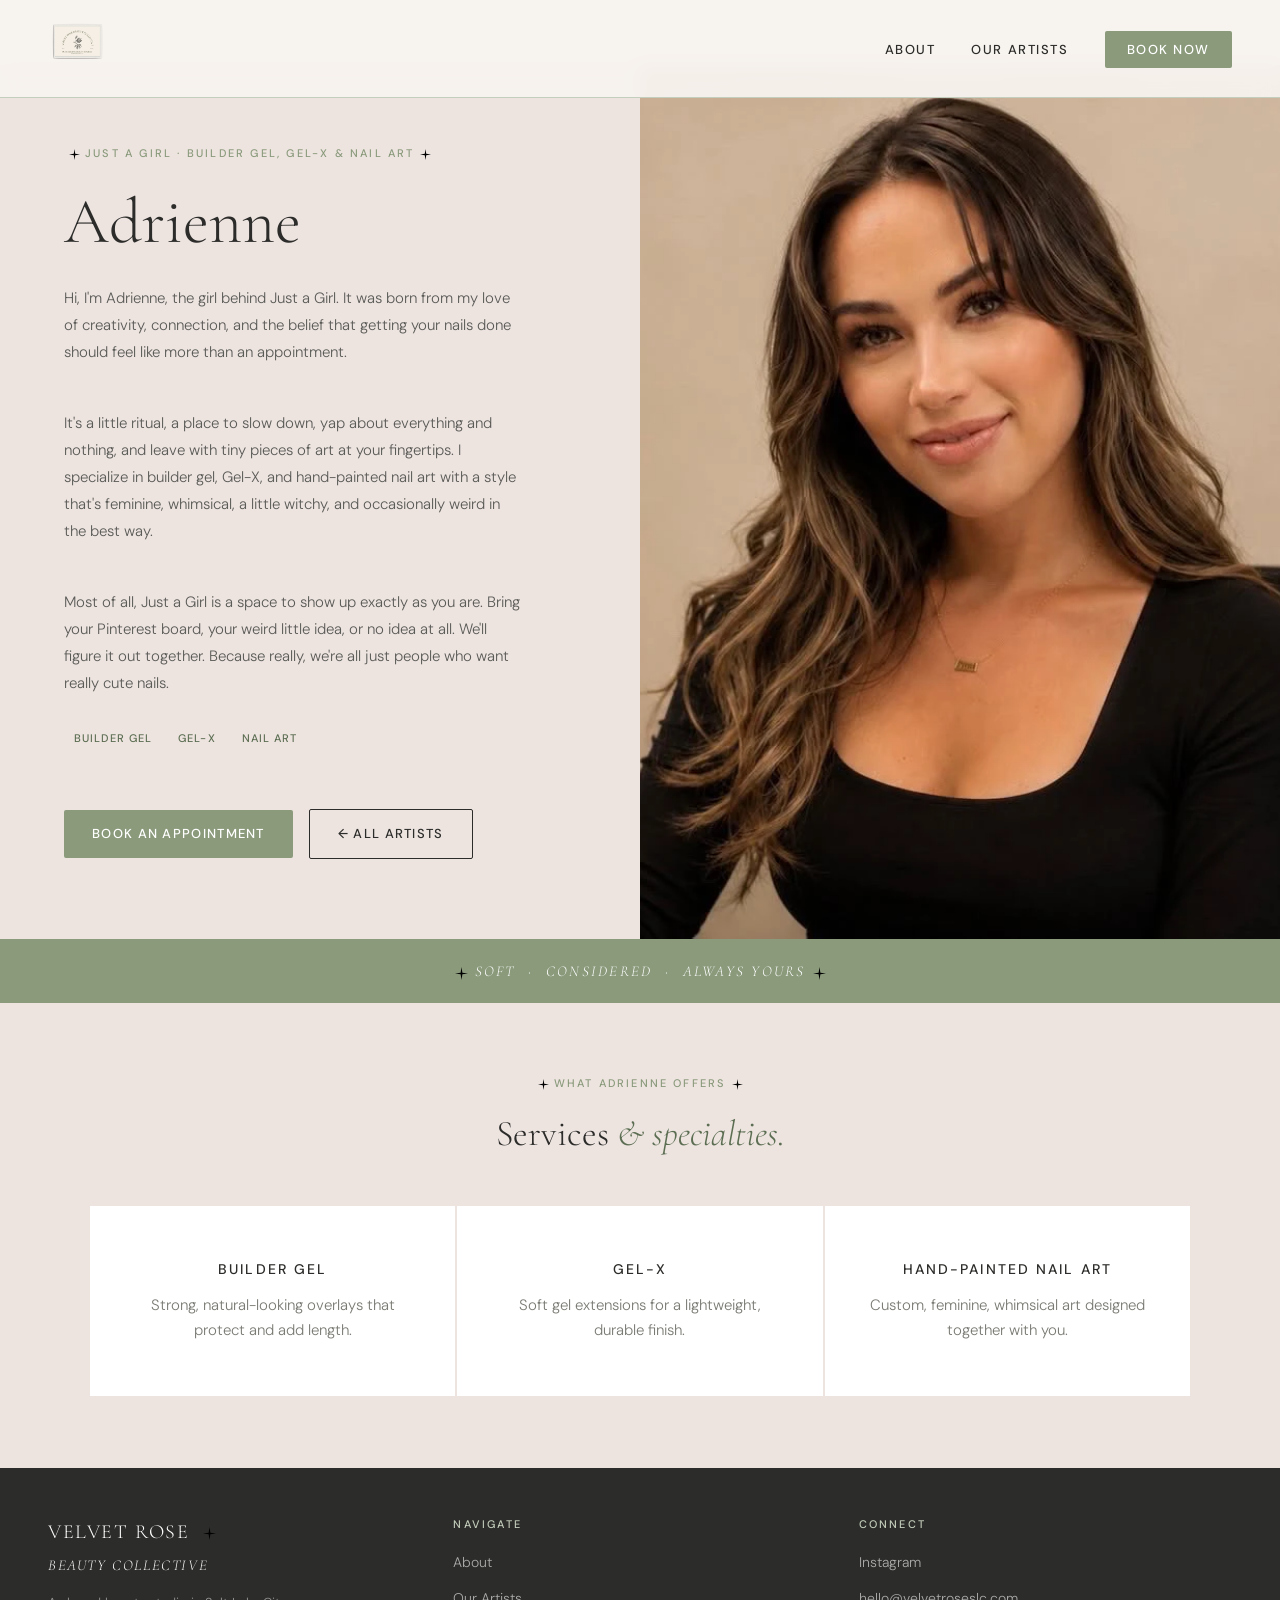
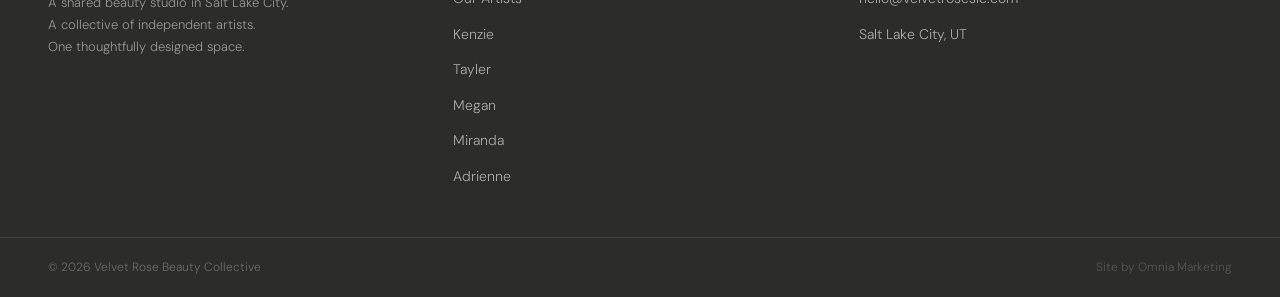
<file: velvet-rose-v2/adrienne/index.html>
<!DOCTYPE html>
<html lang="en">
<head>
<meta charset="UTF-8" />
<meta name="viewport" content="width=device-width, initial-scale=1.0" />
<title>Adrienne — Velvet Rose Beauty Collective</title>
<meta name="description" content="Adrienne of Just a Girl at Velvet Rose Beauty Collective in Salt Lake City. Builder gel, Gel-X, and hand-painted nail art." />
<link href="https://fonts.googleapis.com/css2?family=Cormorant+Garamond:ital,wght@0,300;0,400;0,600;1,300;1,400&family=DM+Sans:wght@300;400;500&display=swap" rel="stylesheet" />
<link rel="stylesheet" href="../vr-style.css" />
</head>
<body>

<svg width="0" height="0" style="position:absolute" aria-hidden="true">
  <defs>
    <symbol id="sparkle" viewBox="0 0 24 24">
      <path d="M12 0 L13.6 10.4 L24 12 L13.6 13.6 L12 24 L10.4 13.6 L0 12 L10.4 10.4 Z"/>
    </symbol>
  </defs>
</svg>

<nav>
  <a href="../" class="nav-logo"><img src="../logo.webp" alt="Velvet Rose Beauty Collective" style="height:48px;width:auto;" /></a>
  <ul class="nav-links">
    <li><a href="../#about">About</a></li>
    <li><a href="../artists/">Our Artists</a></li>
    <li><a href="https://literallyjustagirl.glossgenius.com/" class="nav-book" target="_blank" rel="noopener">Book Now</a></li>
  </ul>
</nav>

<!-- PROFILE HERO -->
<section class="hero" style="min-height:auto;">
  <div class="hero-left">
    <p class="hero-eyebrow"><svg class="star"><use href="#sparkle"/></svg>Just a Girl · Builder Gel, Gel-X &amp; Nail Art<svg class="star"><use href="#sparkle"/></svg></p>
    <h1 class="hero-title">Adrienne</h1>
    <p class="hero-sub" style="max-width:460px;">Hi, I'm Adrienne, the girl behind Just a Girl. It was born from my love of creativity, connection, and the belief that getting your nails done should feel like more than an appointment.</p>
    <p class="hero-sub" style="max-width:460px;">It's a little ritual, a place to slow down, yap about everything and nothing, and leave with tiny pieces of art at your fingertips. I specialize in builder gel, Gel-X, and hand-painted nail art with a style that's feminine, whimsical, a little witchy, and occasionally weird in the best way.</p>
    <p class="hero-sub" style="max-width:460px;margin-bottom:0;">Most of all, Just a Girl is a space to show up exactly as you are. Bring your Pinterest board, your weird little idea, or no idea at all. We'll figure it out together. Because really, we're all just people who want really cute nails.</p>
    <div class="artist-services" style="margin-top:28px;">
          <span class="tag">Builder Gel</span>
          <span class="tag">Gel-X</span>
          <span class="tag">Nail Art</span>
    </div>
    <div class="hero-actions" style="margin-top:32px;align-items:center;">
      <a href="https://literallyjustagirl.glossgenius.com/" class="btn-primary" target="_blank" rel="noopener">Book an appointment</a>
      <a href="../artists/" class="btn-outline">← All artists</a>
    </div>
  </div>
  <div class="hero-right">
    <img src="../adrienne.webp" alt="Adrienne of Just a Girl at Velvet Rose Beauty Collective" />
  </div>
</section>

<div class="tagline-band">
  <p><svg class="star"><use href="#sparkle"/></svg>Soft &nbsp;·&nbsp; Considered &nbsp;·&nbsp; Always yours<svg class="star"><use href="#sparkle"/></svg></p>
</div>

<section class="services-strip">
  <div class="services-strip-header">
    <p class="section-eyebrow"><svg class="star"><use href="#sparkle"/></svg>What Adrienne offers<svg class="star"><use href="#sparkle"/></svg></p>
    <h2 class="section-title" style="font-size:36px;">Services <em>&amp; specialties.</em></h2>
  </div>
  <div class="services-grid">
    <div class="service-card">
      <p class="service-name">Builder Gel</p>
      <p class="service-desc">Strong, natural-looking overlays that protect and add length.</p>
    </div>
    <div class="service-card">
      <p class="service-name">Gel-X</p>
      <p class="service-desc">Soft gel extensions for a lightweight, durable finish.</p>
    </div>
    <div class="service-card">
      <p class="service-name">Hand-Painted Nail Art</p>
      <p class="service-desc">Custom, feminine, whimsical art designed together with you.</p>
    </div>
  </div>
</section>

<footer>
  <div>
    <p class="footer-brand">Velvet Rose <svg class="star"><use href="#sparkle"/></svg><br><em style="font-style:italic;font-weight:300;font-size:15px;">beauty collective</em></p>
    <p class="footer-sub">A shared beauty studio in Salt Lake City.<br>A collective of independent artists.<br>One thoughtfully designed space.</p>
  </div>
  <div>
    <p class="footer-col-title">Navigate</p>
    <ul class="footer-links">
      <li><a href="../#about">About</a></li>
      <li><a href="../artists/">Our Artists</a></li>
      <li><a href="../kenzie/">Kenzie</a></li>
      <li><a href="../tayler/">Tayler</a></li>
      <li><a href="../megan/">Megan</a></li>
      <li><a href="../miranda/">Miranda</a></li>
      <li><a href="../adrienne/">Adrienne</a></li>
    </ul>
  </div>
  <div>
    <p class="footer-col-title">Connect</p>
    <ul class="footer-links">
      <li><a href="#">Instagram</a></li>
      <li><a href="#">hello@velvetroseslc.com</a></li>
      <li><a href="#">Salt Lake City, UT</a></li>
    </ul>
  </div>
</footer>
<div class="footer-bottom">
  <p>&copy; 2026 Velvet Rose Beauty Collective</p>
  <p style="color:rgba(255,255,255,0.2);">Site by Omnia Marketing</p>
</div>

</body>
</html>
</file>
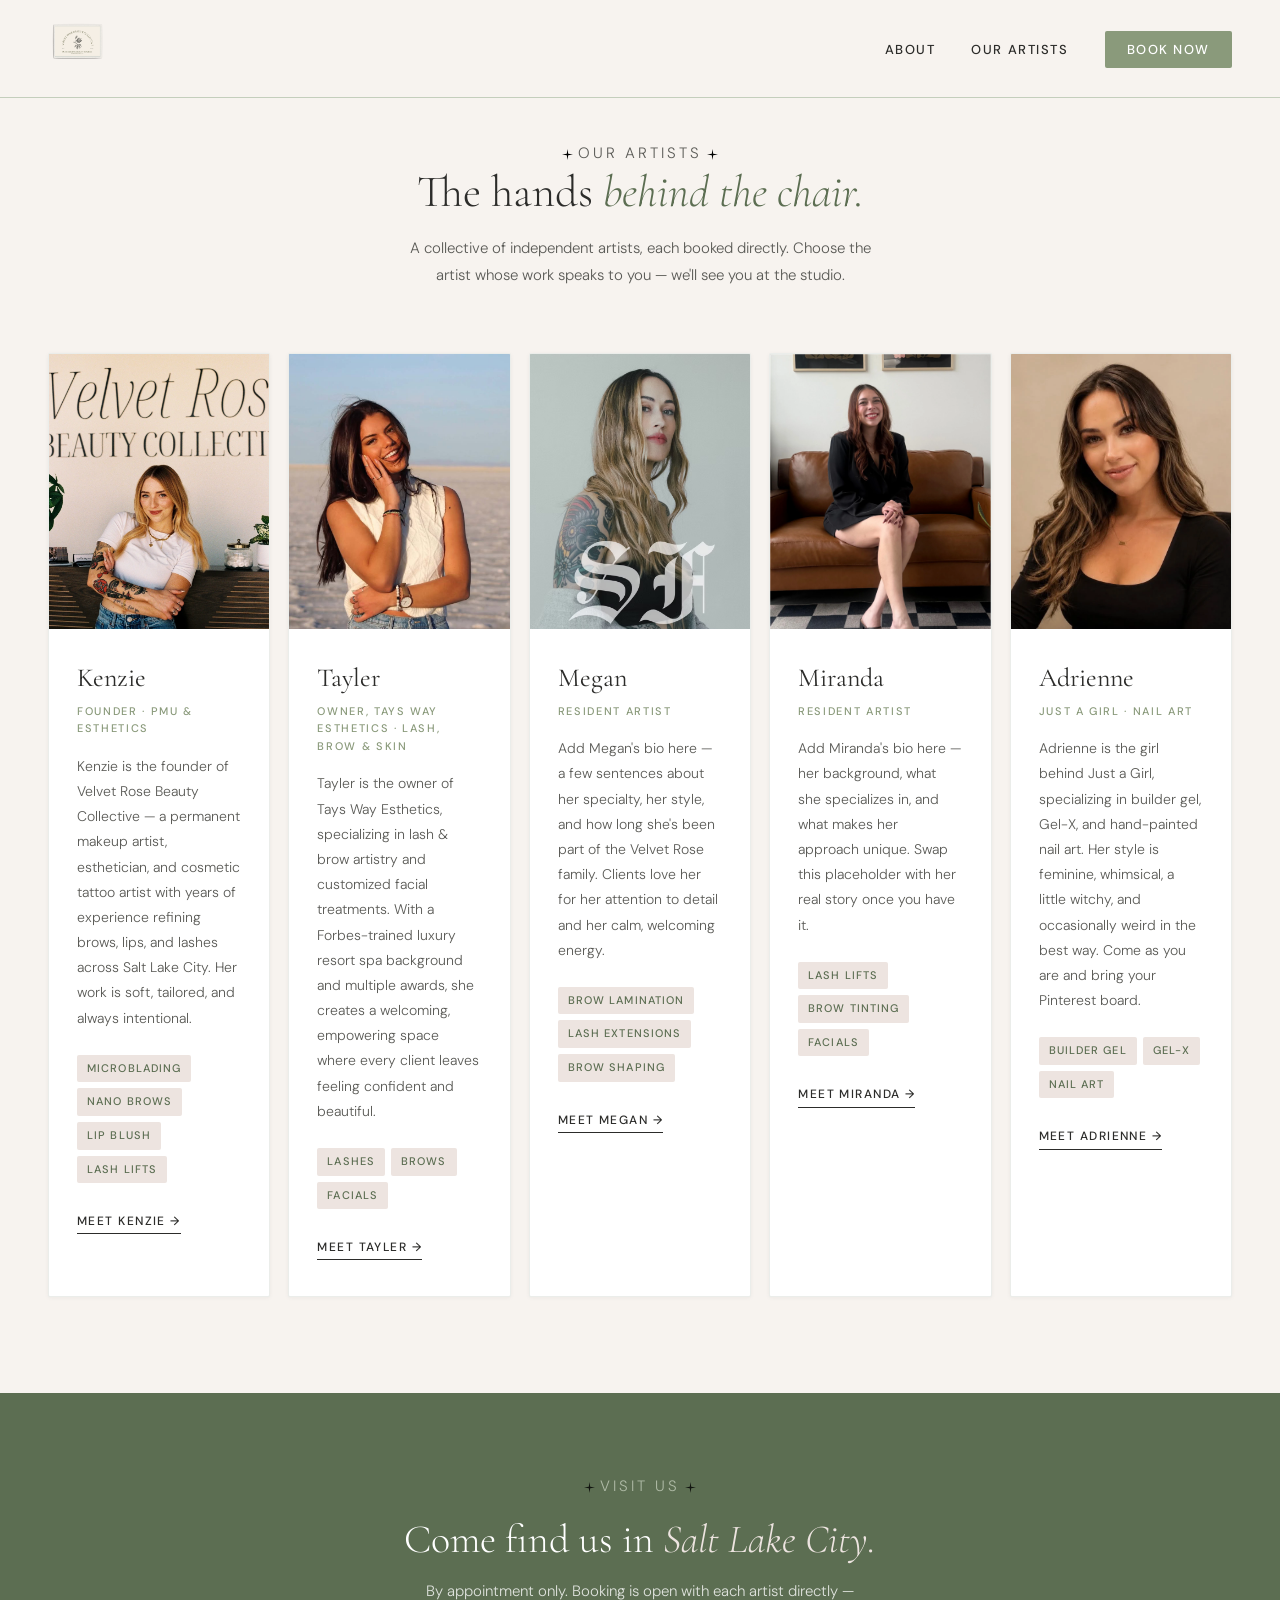
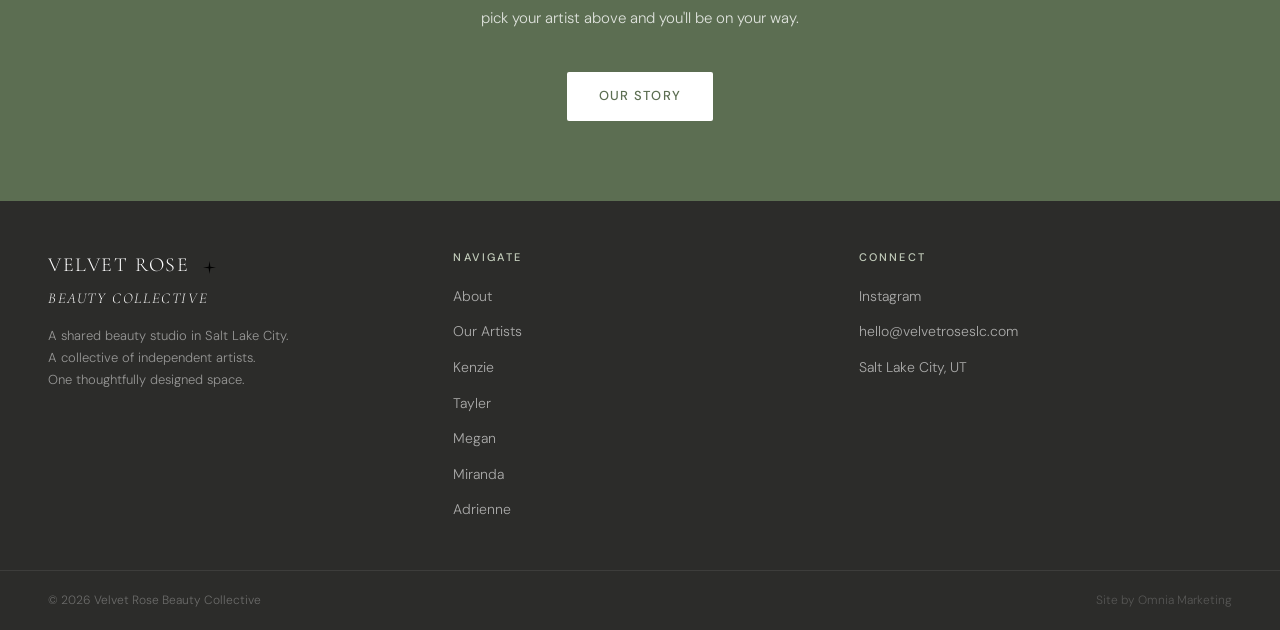
<file: velvet-rose-v2/artists/index.html>
<!DOCTYPE html>
<html lang="en">
<head>
<meta charset="UTF-8" />
<meta name="viewport" content="width=device-width, initial-scale=1.0" />
<title>Our Artists — Velvet Rose Beauty Collective</title>
<meta name="description" content="Meet the independent artists at Velvet Rose Beauty Collective in Salt Lake City — permanent makeup, brows, lashes, facials, waxing, and nails." />
<link href="https://fonts.googleapis.com/css2?family=Cormorant+Garamond:ital,wght@0,300;0,400;0,600;1,300;1,400&family=DM+Sans:wght@300;400;500&display=swap" rel="stylesheet" />
<link rel="stylesheet" href="../vr-style.css" />
</head>
<body>

<svg width="0" height="0" style="position:absolute" aria-hidden="true">
  <defs>
    <symbol id="sparkle" viewBox="0 0 24 24">
      <path d="M12 0 L13.6 10.4 L24 12 L13.6 13.6 L12 24 L10.4 13.6 L0 12 L10.4 10.4 Z"/>
    </symbol>
  </defs>
</svg>

<nav>
  <a href="../" class="nav-logo"><img src="../logo.webp" alt="Velvet Rose Beauty Collective" style="height:48px;width:auto;" /></a>
  <ul class="nav-links">
    <li><a href="../#about">About</a></li>
    <li><a href="../artists/">Our Artists</a></li>
    <li><a href="#roster" class="nav-book">Book Now</a></li>
  </ul>
</nav>

<!-- HEADER -->
<section class="team" id="roster" style="padding-top:140px;">
  <div class="team-header">
    <p class="section-eyebrow"><svg class="star"><use href="#sparkle"/></svg>Our Artists<svg class="star"><use href="#sparkle"/></svg></p>
    <h2 class="section-title">The hands <em>behind the chair.</em></h2>
    <p>A collective of independent artists, each booked directly. Choose the artist whose work speaks to you — we'll see you at the studio.</p>
  </div>
  <div class="artists-grid">

    <!-- Kenzie -->
    <div class="artist-card">
      <a href="../kenzie/" class="artist-photo">
        <img src="../kenzie.webp" alt="Kenzie" style="width:100%;height:100%;object-fit:cover;object-position:top;display:block;" />
      </a>
      <div class="artist-info">
        <h3 class="artist-name"><a href="../kenzie/" style="color:inherit;text-decoration:none;">Kenzie</a></h3>
        <p class="artist-role">Founder · PMU & Esthetics</p>
        <p class="artist-bio">Kenzie is the founder of Velvet Rose Beauty Collective — a permanent makeup artist, esthetician, and cosmetic tattoo artist with years of experience refining brows, lips, and lashes across Salt Lake City. Her work is soft, tailored, and always intentional.</p>
        <div class="artist-services">
          <span class="tag">Microblading</span>
          <span class="tag">Nano Brows</span>
          <span class="tag">Lip Blush</span>
          <span class="tag">Lash Lifts</span>
        </div>
        <a href="../kenzie/" class="btn-artist">Meet Kenzie →</a>
      </div>
    </div>

    <!-- Tayler -->
    <div class="artist-card">
      <a href="../tayler/" class="artist-photo">
        <img src="../tayler.jpg" alt="Tayler" style="width:100%;height:100%;object-fit:cover;object-position:top;display:block;" />
      </a>
      <div class="artist-info">
        <h3 class="artist-name"><a href="../tayler/" style="color:inherit;text-decoration:none;">Tayler</a></h3>
        <p class="artist-role">Owner, Tays Way Esthetics · Lash, Brow &amp; Skin</p>
        <p class="artist-bio">Tayler is the owner of Tays Way Esthetics, specializing in lash &amp; brow artistry and customized facial treatments. With a Forbes-trained luxury resort spa background and multiple awards, she creates a welcoming, empowering space where every client leaves feeling confident and beautiful.</p>
        <div class="artist-services">
          <span class="tag">Lashes</span>
          <span class="tag">Brows</span>
          <span class="tag">Facials</span>
        </div>
        <a href="../tayler/" class="btn-artist">Meet Tayler →</a>
      </div>
    </div>

    <!-- Megan -->
    <div class="artist-card">
      <a href="../megan/" class="artist-photo">
        <img src="../megan1.webp" alt="Megan" style="width:100%;height:100%;object-fit:cover;object-position:top;display:block;" />
      </a>
      <div class="artist-info">
        <h3 class="artist-name"><a href="../megan/" style="color:inherit;text-decoration:none;">Megan</a></h3>
        <p class="artist-role">Resident Artist</p>
        <p class="artist-bio">Add Megan's bio here — a few sentences about her specialty, her style, and how long she's been part of the Velvet Rose family. Clients love her for her attention to detail and her calm, welcoming energy.</p>
        <div class="artist-services">
          <span class="tag">Brow Lamination</span>
          <span class="tag">Lash Extensions</span>
          <span class="tag">Brow Shaping</span>
        </div>
        <a href="../megan/" class="btn-artist">Meet Megan →</a>
      </div>
    </div>

    <!-- Miranda -->
    <div class="artist-card">
      <a href="../miranda/" class="artist-photo">
        <img src="../miranda.webp" alt="Miranda" style="width:100%;height:100%;object-fit:cover;object-position:top;display:block;" />
      </a>
      <div class="artist-info">
        <h3 class="artist-name"><a href="../miranda/" style="color:inherit;text-decoration:none;">Miranda</a></h3>
        <p class="artist-role">Resident Artist</p>
        <p class="artist-bio">Add Miranda's bio here — her background, what she specializes in, and what makes her approach unique. Swap this placeholder with her real story once you have it.</p>
        <div class="artist-services">
          <span class="tag">Lash Lifts</span>
          <span class="tag">Brow Tinting</span>
          <span class="tag">Facials</span>
        </div>
        <a href="../miranda/" class="btn-artist">Meet Miranda →</a>
      </div>
    </div>

    <!-- Adrienne -->
    <div class="artist-card">
      <a href="../adrienne/" class="artist-photo">
        <img src="../adrienne.webp" alt="Adrienne" style="width:100%;height:100%;object-fit:cover;object-position:top;display:block;" />
      </a>
      <div class="artist-info">
        <h3 class="artist-name"><a href="../adrienne/" style="color:inherit;text-decoration:none;">Adrienne</a></h3>
        <p class="artist-role">Just a Girl · Nail Art</p>
        <p class="artist-bio">Adrienne is the girl behind Just a Girl, specializing in builder gel, Gel-X, and hand-painted nail art. Her style is feminine, whimsical, a little witchy, and occasionally weird in the best way. Come as you are and bring your Pinterest board.</p>
        <div class="artist-services">
          <span class="tag">Builder Gel</span>
          <span class="tag">Gel-X</span>
          <span class="tag">Nail Art</span>
        </div>
        <a href="../adrienne/" class="btn-artist">Meet Adrienne →</a>
      </div>
    </div>

  </div>
</section>

<!-- STUDIO CTA -->
<section class="studio-cta">
  <p class="section-eyebrow"><svg class="star"><use href="#sparkle"/></svg>Visit Us<svg class="star"><use href="#sparkle"/></svg></p>
  <h2 class="section-title" style="font-size:40px;">Come find us in <em>Salt Lake City.</em></h2>
  <p>By appointment only. Booking is open with each artist directly — pick your artist above and you'll be on your way.</p>
  <a href="../#about" class="btn-light">Our Story</a>
</section>

<!-- FOOTER -->
<footer>
  <div>
    <p class="footer-brand">Velvet Rose <svg class="star"><use href="#sparkle"/></svg><br><em style="font-style:italic;font-weight:300;font-size:15px;">beauty collective</em></p>
    <p class="footer-sub">A shared beauty studio in Salt Lake City.<br>A collective of independent artists.<br>One thoughtfully designed space.</p>
  </div>
  <div>
    <p class="footer-col-title">Navigate</p>
    <ul class="footer-links">
      <li><a href="../#about">About</a></li>
      <li><a href="../artists/">Our Artists</a></li>
      <li><a href="../kenzie/">Kenzie</a></li>
      <li><a href="../tayler/">Tayler</a></li>
      <li><a href="../megan/">Megan</a></li>
      <li><a href="../miranda/">Miranda</a></li>
      <li><a href="../adrienne/">Adrienne</a></li>
    </ul>
  </div>
  <div>
    <p class="footer-col-title">Connect</p>
    <ul class="footer-links">
      <li><a href="#">Instagram</a></li>
      <li><a href="#">hello@velvetroseslc.com</a></li>
      <li><a href="#">Salt Lake City, UT</a></li>
    </ul>
  </div>
</footer>
<div class="footer-bottom">
  <p>&copy; 2026 Velvet Rose Beauty Collective</p>
  <p style="color:rgba(255,255,255,0.2);">Site by Omnia Marketing</p>
</div>

</body>
</html>
</file>
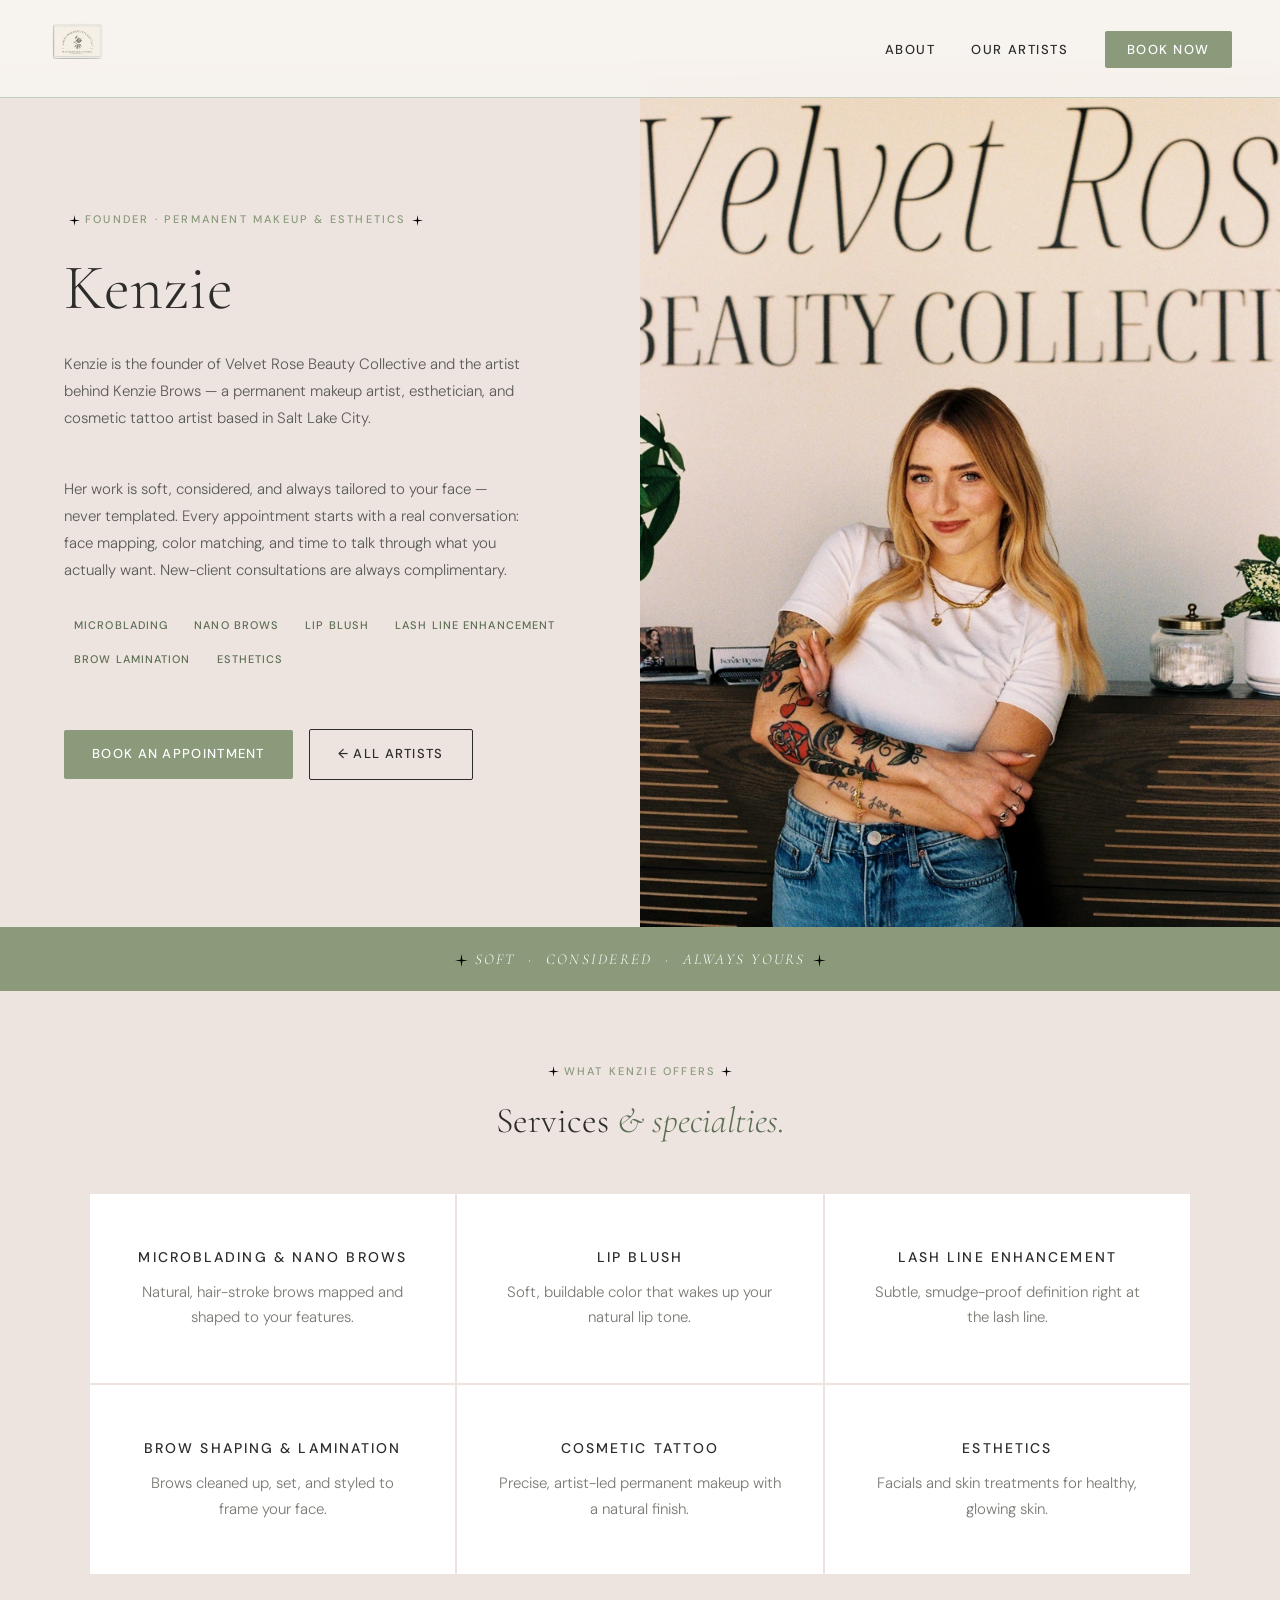
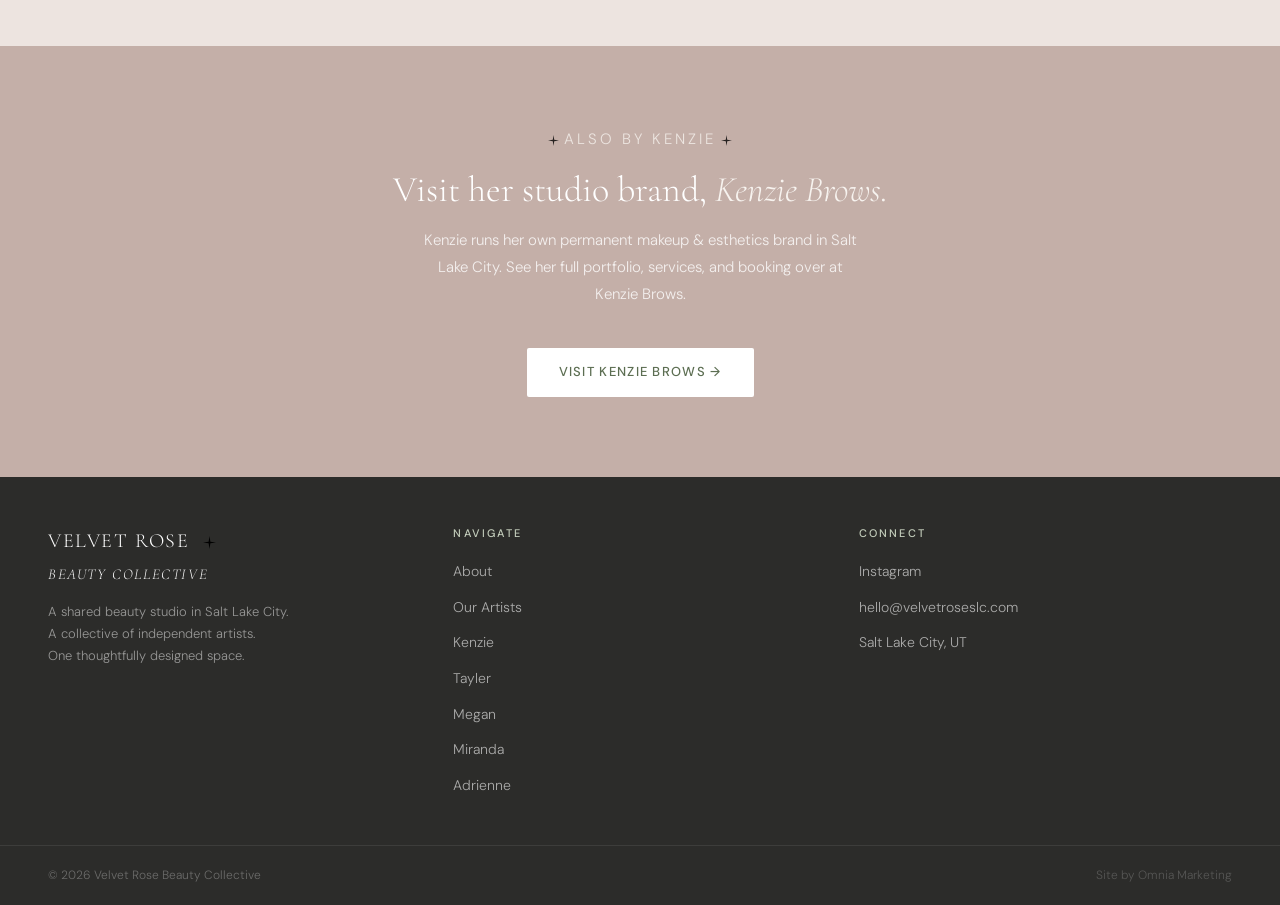
<file: velvet-rose-v2/kenzie/index.html>
<!DOCTYPE html>
<html lang="en">
<head>
<meta charset="UTF-8" />
<meta name="viewport" content="width=device-width, initial-scale=1.0" />
<title>Kenzie — Velvet Rose Beauty Collective</title>
<meta name="description" content="Kenzie at Velvet Rose Beauty Collective in Salt Lake City. Founder · Permanent Makeup &amp; Esthetics." />
<link href="https://fonts.googleapis.com/css2?family=Cormorant+Garamond:ital,wght@0,300;0,400;0,600;1,300;1,400&family=DM+Sans:wght@300;400;500&display=swap" rel="stylesheet" />
<link rel="stylesheet" href="../vr-style.css" />
</head>
<body>

<svg width="0" height="0" style="position:absolute" aria-hidden="true">
  <defs>
    <symbol id="sparkle" viewBox="0 0 24 24">
      <path d="M12 0 L13.6 10.4 L24 12 L13.6 13.6 L12 24 L10.4 13.6 L0 12 L10.4 10.4 Z"/>
    </symbol>
  </defs>
</svg>

<nav>
  <a href="../" class="nav-logo"><img src="../logo.webp" alt="Velvet Rose Beauty Collective" style="height:48px;width:auto;" /></a>
  <ul class="nav-links">
    <li><a href="../#about">About</a></li>
    <li><a href="../artists/">Our Artists</a></li>
    <li><a href="https://kenziebrowsslc.as.me/schedule/56d9ecb3/" class="nav-book" target="_blank" rel="noopener">Book Now</a></li>
  </ul>
</nav>

<!-- PROFILE HERO -->
<section class="hero" style="min-height:auto;">
  <div class="hero-left">
    <p class="hero-eyebrow"><svg class="star"><use href="#sparkle"/></svg>Founder · Permanent Makeup &amp; Esthetics<svg class="star"><use href="#sparkle"/></svg></p>
    <h1 class="hero-title">Kenzie</h1>
    <p class="hero-sub" style="max-width:460px;">Kenzie is the founder of Velvet Rose Beauty Collective and the artist behind Kenzie Brows — a permanent makeup artist, esthetician, and cosmetic tattoo artist based in Salt Lake City.</p>
    <p class="hero-sub" style="max-width:460px;margin-bottom:0;">Her work is soft, considered, and always tailored to your face — never templated. Every appointment starts with a real conversation: face mapping, color matching, and time to talk through what you actually want. New-client consultations are always complimentary.</p>
    <div class="artist-services" style="margin-top:28px;">
          <span class="tag">Microblading</span>
          <span class="tag">Nano Brows</span>
          <span class="tag">Lip Blush</span>
          <span class="tag">Lash Line Enhancement</span>
          <span class="tag">Brow Lamination</span>
          <span class="tag">Esthetics</span>
    </div>
    <div class="hero-actions" style="margin-top:32px;align-items:center;">
      <a href="https://kenziebrowsslc.as.me/schedule/56d9ecb3/" class="btn-primary" target="_blank" rel="noopener">Book an appointment</a>
      <a href="../artists/" class="btn-outline">← All artists</a>
    </div>
    
  </div>
  <div class="hero-right">
    <img src="../kenzie.webp" alt="Kenzie, Founder · Permanent Makeup &amp; Esthetics at Velvet Rose Beauty Collective" />
  </div>
</section>

<div class="tagline-band">
  <p><svg class="star"><use href="#sparkle"/></svg>Soft &nbsp;·&nbsp; Considered &nbsp;·&nbsp; Always yours<svg class="star"><use href="#sparkle"/></svg></p>
</div>

<section class="services-strip">
  <div class="services-strip-header">
    <p class="section-eyebrow"><svg class="star"><use href="#sparkle"/></svg>What Kenzie offers<svg class="star"><use href="#sparkle"/></svg></p>
    <h2 class="section-title" style="font-size:36px;">Services <em>&amp; specialties.</em></h2>
  </div>
  <div class="services-grid">
    <div class="service-card">
      <p class="service-name">Microblading &amp; Nano Brows</p>
      <p class="service-desc">Natural, hair-stroke brows mapped and shaped to your features.</p>
    </div>
    <div class="service-card">
      <p class="service-name">Lip Blush</p>
      <p class="service-desc">Soft, buildable color that wakes up your natural lip tone.</p>
    </div>
    <div class="service-card">
      <p class="service-name">Lash Line Enhancement</p>
      <p class="service-desc">Subtle, smudge-proof definition right at the lash line.</p>
    </div>
    <div class="service-card">
      <p class="service-name">Brow Shaping &amp; Lamination</p>
      <p class="service-desc">Brows cleaned up, set, and styled to frame your face.</p>
    </div>
    <div class="service-card">
      <p class="service-name">Cosmetic Tattoo</p>
      <p class="service-desc">Precise, artist-led permanent makeup with a natural finish.</p>
    </div>
    <div class="service-card">
      <p class="service-name">Esthetics</p>
      <p class="service-desc">Facials and skin treatments for healthy, glowing skin.</p>
    </div>
  </div>
</section>

<section class="studio-cta" style="background:var(--mauve);">
  <p class="section-eyebrow" style="color:var(--cream);"><svg class="star"><use href="#sparkle"/></svg>Also by Kenzie<svg class="star"><use href="#sparkle"/></svg></p>
  <h2 class="section-title" style="font-size:36px;color:var(--white);">Visit her studio brand, <em style="color:var(--cream);">Kenzie Brows.</em></h2>
  <p>Kenzie runs her own permanent makeup &amp; esthetics brand in Salt Lake City. See her full portfolio, services, and booking over at Kenzie Brows.</p>
  <a href="https://abbiewhiteman3.github.io/omnia-mockups/kenzie-brows/" class="btn-light" target="_blank" rel="noopener">Visit Kenzie Brows →</a>
</section>
<footer>
  <div>
    <p class="footer-brand">Velvet Rose <svg class="star"><use href="#sparkle"/></svg><br><em style="font-style:italic;font-weight:300;font-size:15px;">beauty collective</em></p>
    <p class="footer-sub">A shared beauty studio in Salt Lake City.<br>A collective of independent artists.<br>One thoughtfully designed space.</p>
  </div>
  <div>
    <p class="footer-col-title">Navigate</p>
    <ul class="footer-links">
      <li><a href="../#about">About</a></li>
      <li><a href="../artists/">Our Artists</a></li>
      <li><a href="../kenzie/">Kenzie</a></li>
      <li><a href="../tayler/">Tayler</a></li>
      <li><a href="../megan/">Megan</a></li>
      <li><a href="../miranda/">Miranda</a></li>
      <li><a href="../adrienne/">Adrienne</a></li>
    </ul>
  </div>
  <div>
    <p class="footer-col-title">Connect</p>
    <ul class="footer-links">
      <li><a href="#">Instagram</a></li>
      <li><a href="#">hello@velvetroseslc.com</a></li>
      <li><a href="#">Salt Lake City, UT</a></li>
    </ul>
  </div>
</footer>
<div class="footer-bottom">
  <p>&copy; 2026 Velvet Rose Beauty Collective</p>
  <p style="color:rgba(255,255,255,0.2);">Site by Omnia Marketing</p>
</div>

</body>
</html>
</file>
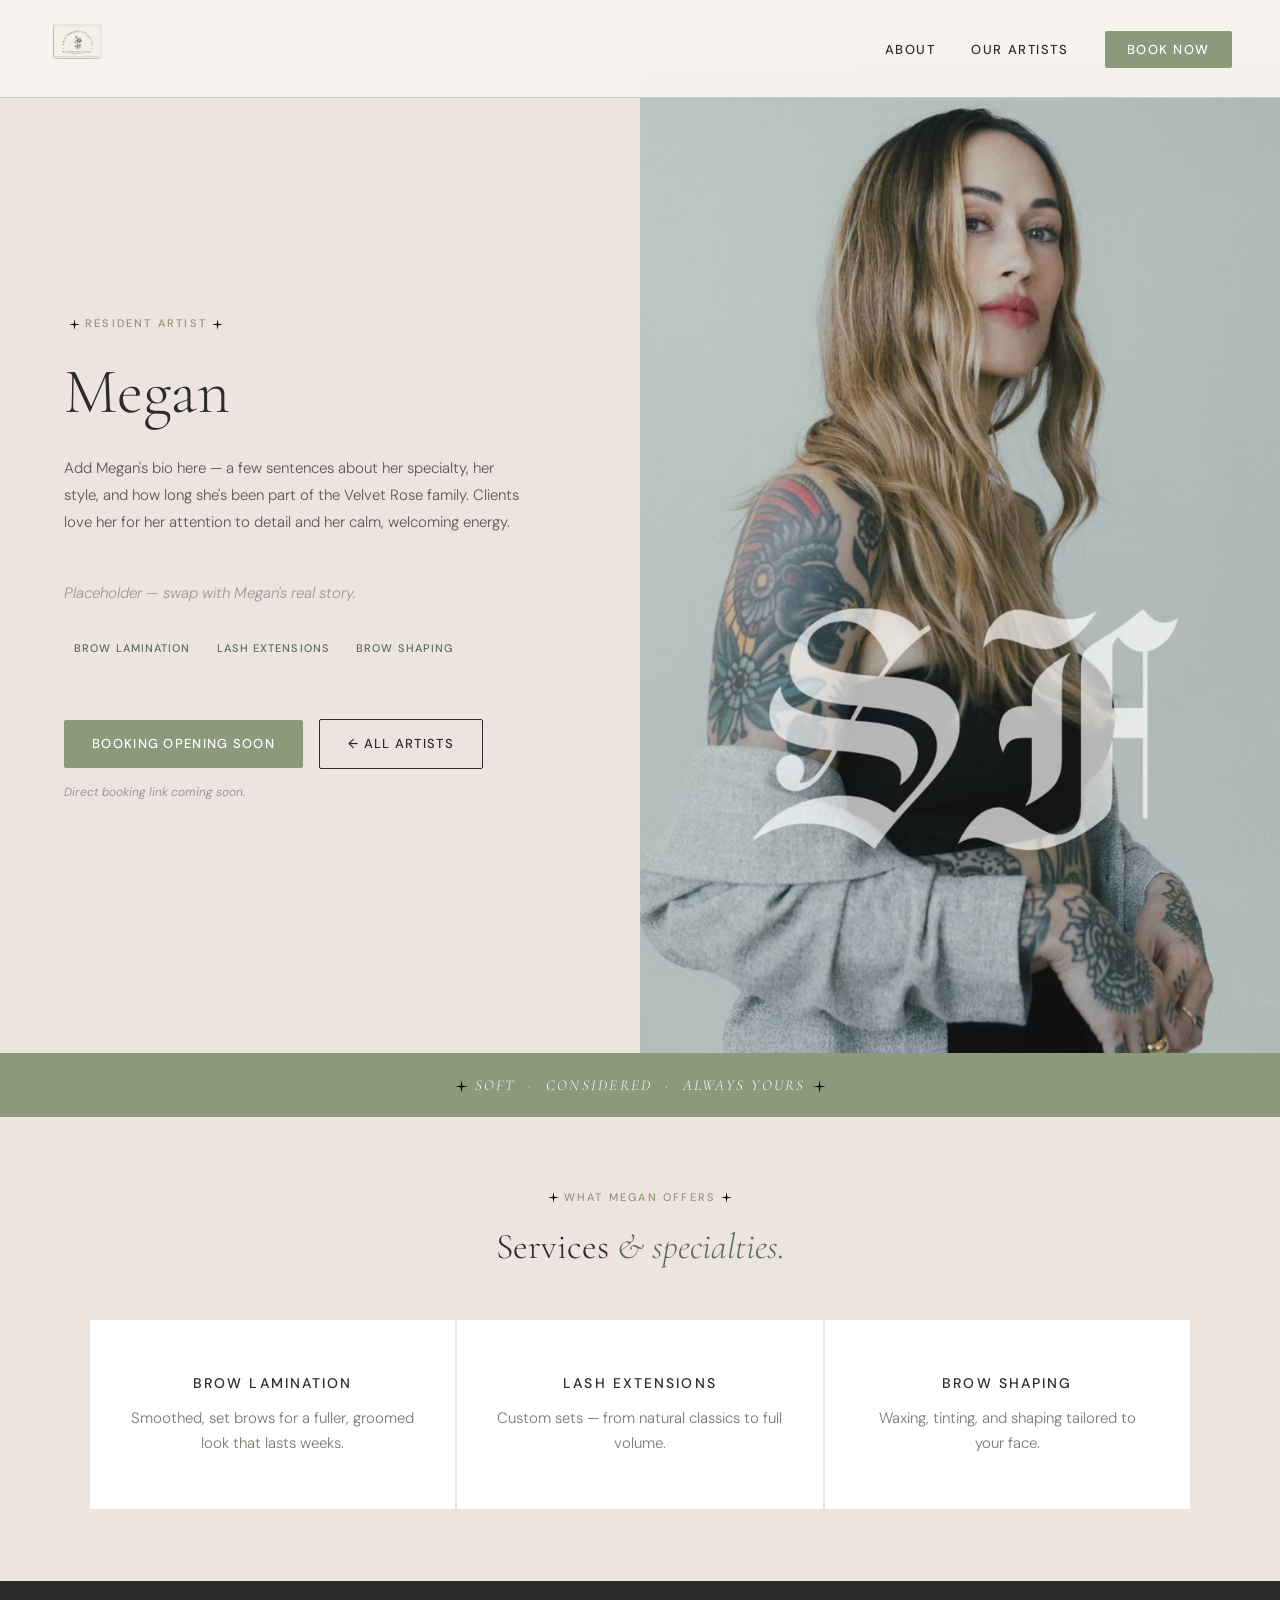
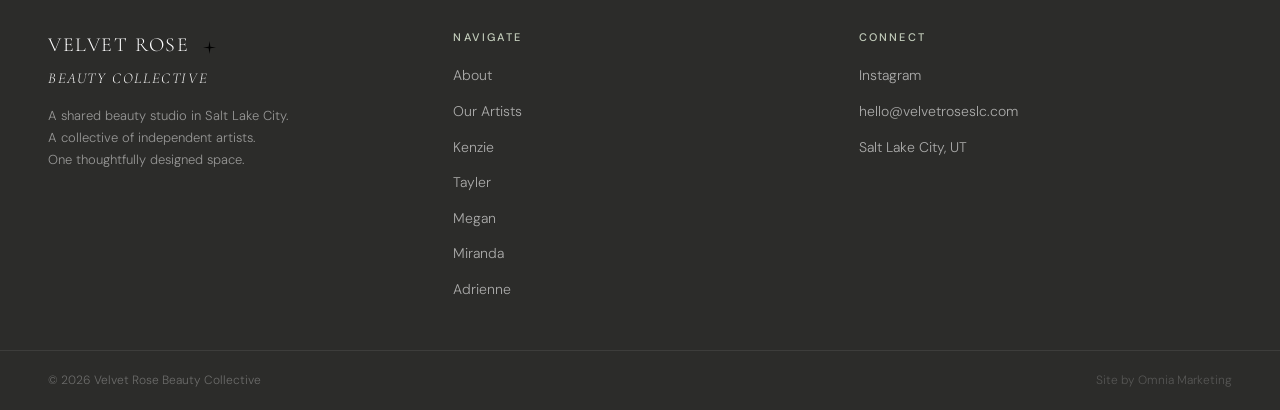
<file: velvet-rose-v2/megan/index.html>
<!DOCTYPE html>
<html lang="en">
<head>
<meta charset="UTF-8" />
<meta name="viewport" content="width=device-width, initial-scale=1.0" />
<title>Megan — Velvet Rose Beauty Collective</title>
<meta name="description" content="Megan at Velvet Rose Beauty Collective in Salt Lake City. Resident Artist." />
<link href="https://fonts.googleapis.com/css2?family=Cormorant+Garamond:ital,wght@0,300;0,400;0,600;1,300;1,400&family=DM+Sans:wght@300;400;500&display=swap" rel="stylesheet" />
<link rel="stylesheet" href="../vr-style.css" />
</head>
<body>

<svg width="0" height="0" style="position:absolute" aria-hidden="true">
  <defs>
    <symbol id="sparkle" viewBox="0 0 24 24">
      <path d="M12 0 L13.6 10.4 L24 12 L13.6 13.6 L12 24 L10.4 13.6 L0 12 L10.4 10.4 Z"/>
    </symbol>
  </defs>
</svg>

<nav>
  <a href="../" class="nav-logo"><img src="../logo.webp" alt="Velvet Rose Beauty Collective" style="height:48px;width:auto;" /></a>
  <ul class="nav-links">
    <li><a href="../#about">About</a></li>
    <li><a href="../artists/">Our Artists</a></li>
    <li><a href="#" class="nav-book">Book Now</a></li>
  </ul>
</nav>

<!-- PROFILE HERO -->
<section class="hero" style="min-height:auto;">
  <div class="hero-left">
    <p class="hero-eyebrow"><svg class="star"><use href="#sparkle"/></svg>Resident Artist<svg class="star"><use href="#sparkle"/></svg></p>
    <h1 class="hero-title">Megan</h1>
    <p class="hero-sub" style="max-width:460px;">Add Megan's bio here — a few sentences about her specialty, her style, and how long she's been part of the Velvet Rose family. Clients love her for her attention to detail and her calm, welcoming energy.</p>
    <p class="hero-sub" style="max-width:460px;margin-bottom:0;font-style:italic;color:#999;">Placeholder — swap with Megan's real story.</p>
    <div class="artist-services" style="margin-top:28px;">
          <span class="tag">Brow Lamination</span>
          <span class="tag">Lash Extensions</span>
          <span class="tag">Brow Shaping</span>
    </div>
    <div class="hero-actions" style="margin-top:32px;align-items:center;">
      <a href="#" class="btn-primary">Booking opening soon</a>
      <a href="../artists/" class="btn-outline">← All artists</a>
    </div>
    <p style="margin-top:14px;font-size:12px;color:#999;font-style:italic;">Direct booking link coming soon.</p>
  </div>
  <div class="hero-right">
    <img src="../megan1.webp" alt="Megan, Resident Artist at Velvet Rose Beauty Collective" />
  </div>
</section>

<div class="tagline-band">
  <p><svg class="star"><use href="#sparkle"/></svg>Soft &nbsp;·&nbsp; Considered &nbsp;·&nbsp; Always yours<svg class="star"><use href="#sparkle"/></svg></p>
</div>

<section class="services-strip">
  <div class="services-strip-header">
    <p class="section-eyebrow"><svg class="star"><use href="#sparkle"/></svg>What Megan offers<svg class="star"><use href="#sparkle"/></svg></p>
    <h2 class="section-title" style="font-size:36px;">Services <em>&amp; specialties.</em></h2>
  </div>
  <div class="services-grid">
    <div class="service-card">
      <p class="service-name">Brow Lamination</p>
      <p class="service-desc">Smoothed, set brows for a fuller, groomed look that lasts weeks.</p>
    </div>
    <div class="service-card">
      <p class="service-name">Lash Extensions</p>
      <p class="service-desc">Custom sets — from natural classics to full volume.</p>
    </div>
    <div class="service-card">
      <p class="service-name">Brow Shaping</p>
      <p class="service-desc">Waxing, tinting, and shaping tailored to your face.</p>
    </div>
  </div>
</section>

<footer>
  <div>
    <p class="footer-brand">Velvet Rose <svg class="star"><use href="#sparkle"/></svg><br><em style="font-style:italic;font-weight:300;font-size:15px;">beauty collective</em></p>
    <p class="footer-sub">A shared beauty studio in Salt Lake City.<br>A collective of independent artists.<br>One thoughtfully designed space.</p>
  </div>
  <div>
    <p class="footer-col-title">Navigate</p>
    <ul class="footer-links">
      <li><a href="../#about">About</a></li>
      <li><a href="../artists/">Our Artists</a></li>
      <li><a href="../kenzie/">Kenzie</a></li>
      <li><a href="../tayler/">Tayler</a></li>
      <li><a href="../megan/">Megan</a></li>
      <li><a href="../miranda/">Miranda</a></li>
      <li><a href="../adrienne/">Adrienne</a></li>
    </ul>
  </div>
  <div>
    <p class="footer-col-title">Connect</p>
    <ul class="footer-links">
      <li><a href="#">Instagram</a></li>
      <li><a href="#">hello@velvetroseslc.com</a></li>
      <li><a href="#">Salt Lake City, UT</a></li>
    </ul>
  </div>
</footer>
<div class="footer-bottom">
  <p>&copy; 2026 Velvet Rose Beauty Collective</p>
  <p style="color:rgba(255,255,255,0.2);">Site by Omnia Marketing</p>
</div>

</body>
</html>
</file>
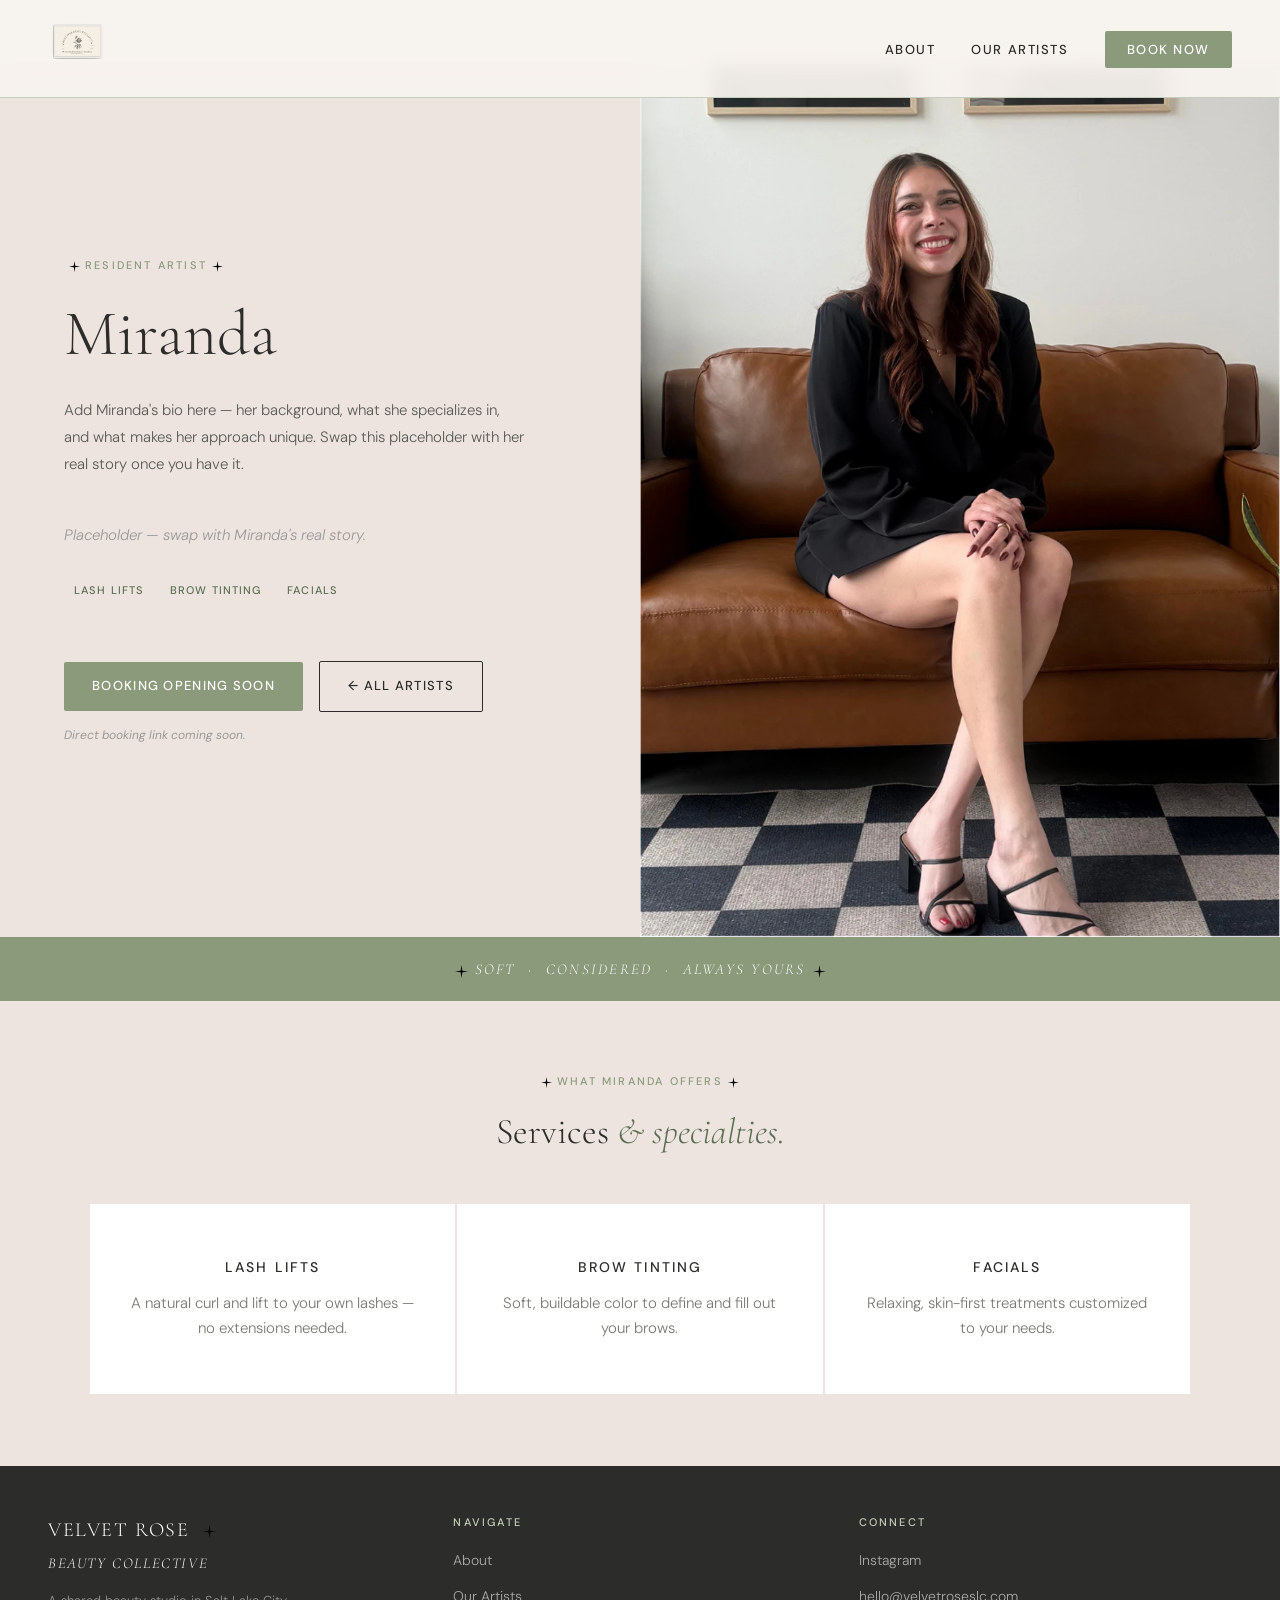
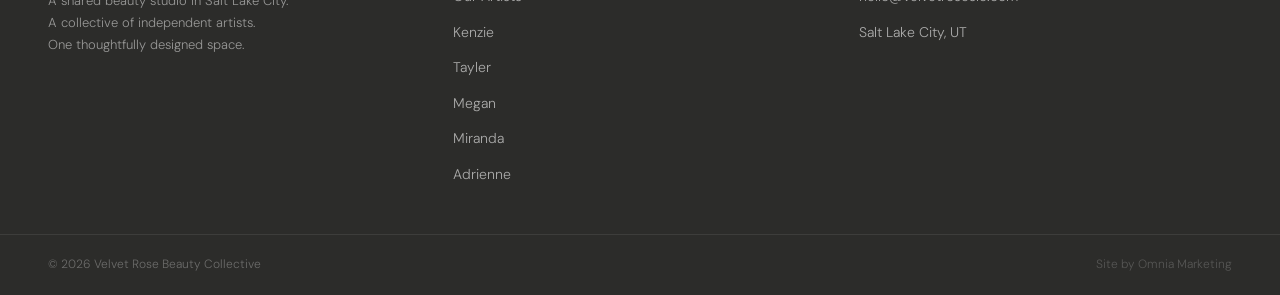
<file: velvet-rose-v2/miranda/index.html>
<!DOCTYPE html>
<html lang="en">
<head>
<meta charset="UTF-8" />
<meta name="viewport" content="width=device-width, initial-scale=1.0" />
<title>Miranda — Velvet Rose Beauty Collective</title>
<meta name="description" content="Miranda at Velvet Rose Beauty Collective in Salt Lake City. Resident Artist." />
<link href="https://fonts.googleapis.com/css2?family=Cormorant+Garamond:ital,wght@0,300;0,400;0,600;1,300;1,400&family=DM+Sans:wght@300;400;500&display=swap" rel="stylesheet" />
<link rel="stylesheet" href="../vr-style.css" />
</head>
<body>

<svg width="0" height="0" style="position:absolute" aria-hidden="true">
  <defs>
    <symbol id="sparkle" viewBox="0 0 24 24">
      <path d="M12 0 L13.6 10.4 L24 12 L13.6 13.6 L12 24 L10.4 13.6 L0 12 L10.4 10.4 Z"/>
    </symbol>
  </defs>
</svg>

<nav>
  <a href="../" class="nav-logo"><img src="../logo.webp" alt="Velvet Rose Beauty Collective" style="height:48px;width:auto;" /></a>
  <ul class="nav-links">
    <li><a href="../#about">About</a></li>
    <li><a href="../artists/">Our Artists</a></li>
    <li><a href="#" class="nav-book">Book Now</a></li>
  </ul>
</nav>

<!-- PROFILE HERO -->
<section class="hero" style="min-height:auto;">
  <div class="hero-left">
    <p class="hero-eyebrow"><svg class="star"><use href="#sparkle"/></svg>Resident Artist<svg class="star"><use href="#sparkle"/></svg></p>
    <h1 class="hero-title">Miranda</h1>
    <p class="hero-sub" style="max-width:460px;">Add Miranda's bio here — her background, what she specializes in, and what makes her approach unique. Swap this placeholder with her real story once you have it.</p>
    <p class="hero-sub" style="max-width:460px;margin-bottom:0;font-style:italic;color:#999;">Placeholder — swap with Miranda's real story.</p>
    <div class="artist-services" style="margin-top:28px;">
          <span class="tag">Lash Lifts</span>
          <span class="tag">Brow Tinting</span>
          <span class="tag">Facials</span>
    </div>
    <div class="hero-actions" style="margin-top:32px;align-items:center;">
      <a href="#" class="btn-primary">Booking opening soon</a>
      <a href="../artists/" class="btn-outline">← All artists</a>
    </div>
    <p style="margin-top:14px;font-size:12px;color:#999;font-style:italic;">Direct booking link coming soon.</p>
  </div>
  <div class="hero-right">
    <img src="../miranda.webp" alt="Miranda, Resident Artist at Velvet Rose Beauty Collective" />
  </div>
</section>

<div class="tagline-band">
  <p><svg class="star"><use href="#sparkle"/></svg>Soft &nbsp;·&nbsp; Considered &nbsp;·&nbsp; Always yours<svg class="star"><use href="#sparkle"/></svg></p>
</div>

<section class="services-strip">
  <div class="services-strip-header">
    <p class="section-eyebrow"><svg class="star"><use href="#sparkle"/></svg>What Miranda offers<svg class="star"><use href="#sparkle"/></svg></p>
    <h2 class="section-title" style="font-size:36px;">Services <em>&amp; specialties.</em></h2>
  </div>
  <div class="services-grid">
    <div class="service-card">
      <p class="service-name">Lash Lifts</p>
      <p class="service-desc">A natural curl and lift to your own lashes — no extensions needed.</p>
    </div>
    <div class="service-card">
      <p class="service-name">Brow Tinting</p>
      <p class="service-desc">Soft, buildable color to define and fill out your brows.</p>
    </div>
    <div class="service-card">
      <p class="service-name">Facials</p>
      <p class="service-desc">Relaxing, skin-first treatments customized to your needs.</p>
    </div>
  </div>
</section>

<footer>
  <div>
    <p class="footer-brand">Velvet Rose <svg class="star"><use href="#sparkle"/></svg><br><em style="font-style:italic;font-weight:300;font-size:15px;">beauty collective</em></p>
    <p class="footer-sub">A shared beauty studio in Salt Lake City.<br>A collective of independent artists.<br>One thoughtfully designed space.</p>
  </div>
  <div>
    <p class="footer-col-title">Navigate</p>
    <ul class="footer-links">
      <li><a href="../#about">About</a></li>
      <li><a href="../artists/">Our Artists</a></li>
      <li><a href="../kenzie/">Kenzie</a></li>
      <li><a href="../tayler/">Tayler</a></li>
      <li><a href="../megan/">Megan</a></li>
      <li><a href="../miranda/">Miranda</a></li>
      <li><a href="../adrienne/">Adrienne</a></li>
    </ul>
  </div>
  <div>
    <p class="footer-col-title">Connect</p>
    <ul class="footer-links">
      <li><a href="#">Instagram</a></li>
      <li><a href="#">hello@velvetroseslc.com</a></li>
      <li><a href="#">Salt Lake City, UT</a></li>
    </ul>
  </div>
</footer>
<div class="footer-bottom">
  <p>&copy; 2026 Velvet Rose Beauty Collective</p>
  <p style="color:rgba(255,255,255,0.2);">Site by Omnia Marketing</p>
</div>

</body>
</html>
</file>
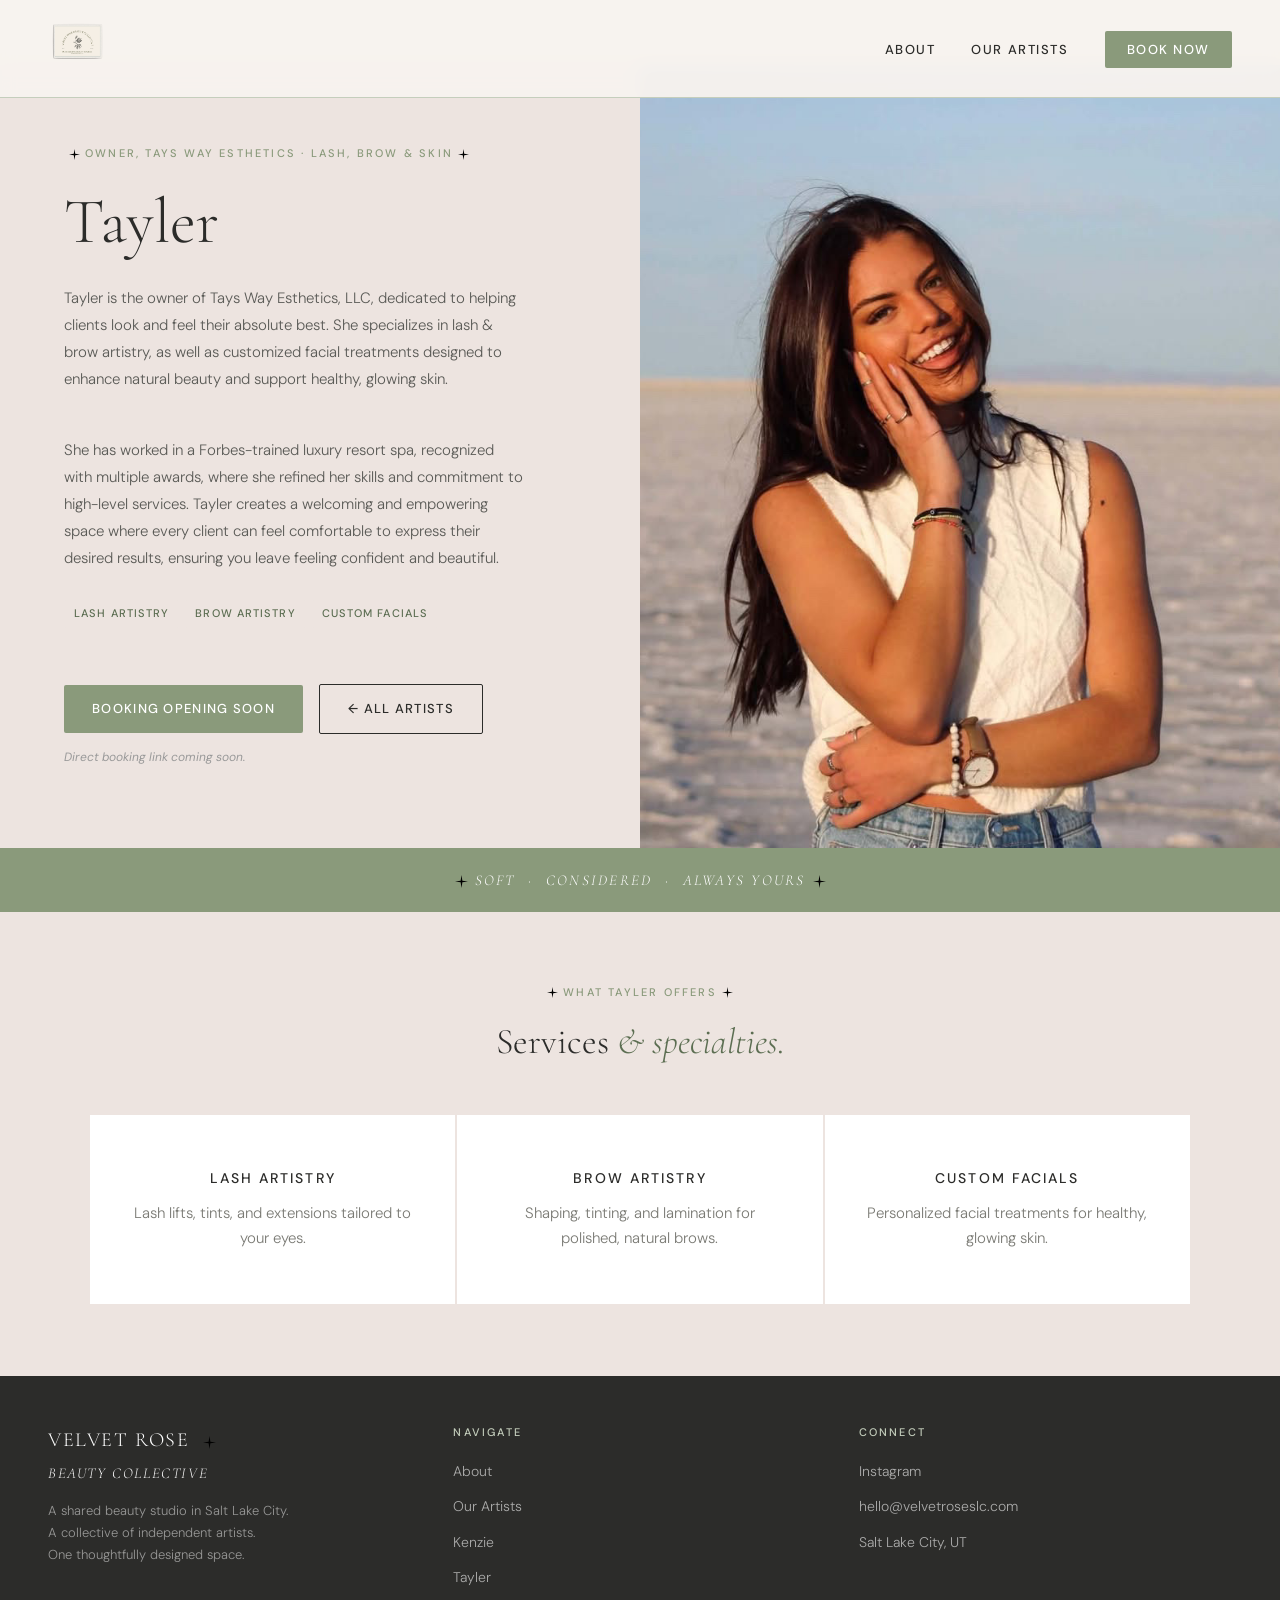
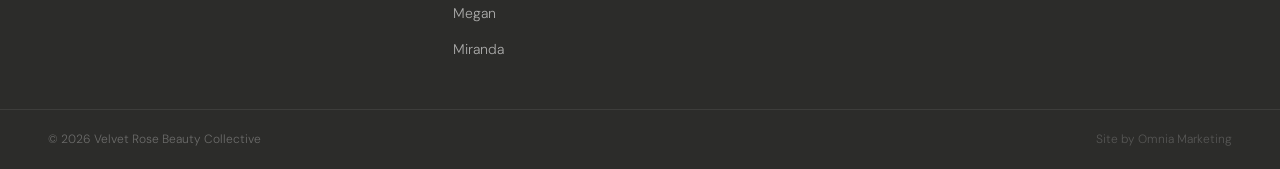
<file: velvet-rose-v2/tayler/index.html>
<!DOCTYPE html>
<html lang="en">
<head>
<meta charset="UTF-8" />
<meta name="viewport" content="width=device-width, initial-scale=1.0" />
<title>Tayler — Velvet Rose Beauty Collective</title>
<meta name="description" content="Tayler, owner of Tays Way Esthetics, at Velvet Rose Beauty Collective in Salt Lake City. Lash & brow artistry and customized facial treatments." />
<link href="https://fonts.googleapis.com/css2?family=Cormorant+Garamond:ital,wght@0,300;0,400;0,600;1,300;1,400&family=DM+Sans:wght@300;400;500&display=swap" rel="stylesheet" />
<link rel="stylesheet" href="../vr-style.css" />
</head>
<body>

<svg width="0" height="0" style="position:absolute" aria-hidden="true">
  <defs>
    <symbol id="sparkle" viewBox="0 0 24 24">
      <path d="M12 0 L13.6 10.4 L24 12 L13.6 13.6 L12 24 L10.4 13.6 L0 12 L10.4 10.4 Z"/>
    </symbol>
  </defs>
</svg>

<nav>
  <a href="../" class="nav-logo"><img src="../logo.webp" alt="Velvet Rose Beauty Collective" style="height:48px;width:auto;" /></a>
  <ul class="nav-links">
    <li><a href="../#about">About</a></li>
    <li><a href="../artists/">Our Artists</a></li>
    <li><a href="#" class="nav-book">Book Now</a></li>
  </ul>
</nav>

<!-- PROFILE HERO -->
<section class="hero" style="min-height:auto;">
  <div class="hero-left">
    <p class="hero-eyebrow"><svg class="star"><use href="#sparkle"/></svg>Owner, Tays Way Esthetics · Lash, Brow &amp; Skin<svg class="star"><use href="#sparkle"/></svg></p>
    <h1 class="hero-title">Tayler</h1>
    <p class="hero-sub" style="max-width:460px;">Tayler is the owner of Tays Way Esthetics, LLC, dedicated to helping clients look and feel their absolute best. She specializes in lash &amp; brow artistry, as well as customized facial treatments designed to enhance natural beauty and support healthy, glowing skin.</p>
    <p class="hero-sub" style="max-width:460px;margin-bottom:0;">She has worked in a Forbes-trained luxury resort spa, recognized with multiple awards, where she refined her skills and commitment to high-level services. Tayler creates a welcoming and empowering space where every client can feel comfortable to express their desired results, ensuring you leave feeling confident and beautiful.</p>
    <div class="artist-services" style="margin-top:28px;">
          <span class="tag">Lash Artistry</span>
          <span class="tag">Brow Artistry</span>
          <span class="tag">Custom Facials</span>
    </div>
    <div class="hero-actions" style="margin-top:32px;align-items:center;">
      <a href="#" class="btn-primary">Booking opening soon</a>
      <a href="../artists/" class="btn-outline">← All artists</a>
    </div>
    <p style="margin-top:14px;font-size:12px;color:#999;font-style:italic;">Direct booking link coming soon.</p>
  </div>
  <div class="hero-right">
    <img src="../tayler.jpg" alt="Tayler, owner of Tays Way Esthetics at Velvet Rose Beauty Collective" />
  </div>
</section>

<div class="tagline-band">
  <p><svg class="star"><use href="#sparkle"/></svg>Soft &nbsp;·&nbsp; Considered &nbsp;·&nbsp; Always yours<svg class="star"><use href="#sparkle"/></svg></p>
</div>

<section class="services-strip">
  <div class="services-strip-header">
    <p class="section-eyebrow"><svg class="star"><use href="#sparkle"/></svg>What Tayler offers<svg class="star"><use href="#sparkle"/></svg></p>
    <h2 class="section-title" style="font-size:36px;">Services <em>&amp; specialties.</em></h2>
  </div>
  <div class="services-grid">
    <div class="service-card">
      <p class="service-name">Lash Artistry</p>
      <p class="service-desc">Lash lifts, tints, and extensions tailored to your eyes.</p>
    </div>
    <div class="service-card">
      <p class="service-name">Brow Artistry</p>
      <p class="service-desc">Shaping, tinting, and lamination for polished, natural brows.</p>
    </div>
    <div class="service-card">
      <p class="service-name">Custom Facials</p>
      <p class="service-desc">Personalized facial treatments for healthy, glowing skin.</p>
    </div>
  </div>
</section>

<footer>
  <div>
    <p class="footer-brand">Velvet Rose <svg class="star"><use href="#sparkle"/></svg><br><em style="font-style:italic;font-weight:300;font-size:15px;">beauty collective</em></p>
    <p class="footer-sub">A shared beauty studio in Salt Lake City.<br>A collective of independent artists.<br>One thoughtfully designed space.</p>
  </div>
  <div>
    <p class="footer-col-title">Navigate</p>
    <ul class="footer-links">
      <li><a href="../#about">About</a></li>
      <li><a href="../artists/">Our Artists</a></li>
      <li><a href="../kenzie/">Kenzie</a></li>
      <li><a href="../tayler/">Tayler</a></li>
      <li><a href="../megan/">Megan</a></li>
      <li><a href="../miranda/">Miranda</a></li>
    </ul>
  </div>
  <div>
    <p class="footer-col-title">Connect</p>
    <ul class="footer-links">
      <li><a href="#">Instagram</a></li>
      <li><a href="#">hello@velvetroseslc.com</a></li>
      <li><a href="#">Salt Lake City, UT</a></li>
    </ul>
  </div>
</footer>
<div class="footer-bottom">
  <p>&copy; 2026 Velvet Rose Beauty Collective</p>
  <p style="color:rgba(255,255,255,0.2);">Site by Omnia Marketing</p>
</div>

</body>
</html>
</file>
<file: velvet-rose-v2/vr-style.css>
*, *::before, *::after { box-sizing: border-box; margin: 0; padding: 0; }

  :root {
    --sage: #8A9A7B;
    --sage-light: #C4CEBC;
    --sage-dark: #5C6E52;
    --mauve: #C4AFA8;
    --mauve-light: #EDE4E0;
    --cream: #F7F3EF;
    --charcoal: #2C2C2A;
    --white: #FFFFFF;
  }

  html { scroll-behavior: smooth; }

  body {
    font-family: 'DM Sans', sans-serif;
    color: var(--charcoal);
    background: var(--cream);
    font-size: 16px;
    line-height: 1.6;
  }

  /* SPARKLE — brand mark shared with Kenzie Brows */
  .star {
    display: inline-block;
    width: 13px; height: 13px;
    vertical-align: middle;
    margin: 0 7px;
  }
  .star path { fill: var(--sage); }
  .section-eyebrow .star, .hero-eyebrow .star { width: 11px; height: 11px; margin: 0 5px; }
  .tagline-band .star path { fill: var(--white); }
  .studio-cta .section-eyebrow .star path { fill: var(--sage-light); }
  .section-title .star path { fill: var(--mauve); }
  .footer-brand .star path { fill: var(--sage-light); }

  /* NAV */
  nav {
    position: fixed;
    top: 0; left: 0; right: 0;
    z-index: 100;
    display: flex;
    justify-content: space-between;
    align-items: center;
    padding: 20px 48px;
    background: rgba(247, 243, 239, 0.95);
    backdrop-filter: blur(8px);
    border-bottom: 1px solid var(--sage-light);
  }

  .nav-logo {
    font-family: 'Cormorant Garamond', serif;
    font-size: 18px;
    font-weight: 400;
    letter-spacing: 0.08em;
    color: var(--sage-dark);
    text-decoration: none;
    text-transform: uppercase;
  }

  .nav-links {
    display: flex;
    gap: 36px;
    list-style: none;
  }

  .nav-links a {
    font-size: 13px;
    font-weight: 500;
    letter-spacing: 0.12em;
    text-transform: uppercase;
    color: var(--charcoal);
    text-decoration: none;
    transition: color 0.2s;
  }

  .nav-links a:hover { color: var(--sage-dark); }

  .nav-book {
    background: var(--sage);
    color: var(--white) !important;
    padding: 10px 22px;
    border-radius: 2px;
  }

  .nav-book:hover { background: var(--sage-dark); color: var(--white) !important; }

  /* HERO */
  .hero {
    margin-top: 65px;
    min-height: 88vh;
    display: grid;
    grid-template-columns: 1fr 1fr;
  }

  .hero-left {
    background: var(--mauve-light);
    display: flex;
    flex-direction: column;
    justify-content: center;
    padding: 80px 64px;
  }

  .hero-eyebrow {
    font-size: 11px;
    font-weight: 500;
    letter-spacing: 0.2em;
    text-transform: uppercase;
    color: var(--sage);
    margin-bottom: 24px;
  }

  .hero-title {
    font-family: 'Cormorant Garamond', serif;
    font-size: clamp(42px, 5vw, 64px);
    font-weight: 300;
    line-height: 1.1;
    color: var(--charcoal);
    margin-bottom: 28px;
  }

  .hero-title em {
    font-style: italic;
    color: var(--sage-dark);
  }

  .hero-sub {
    font-size: 15px;
    font-weight: 300;
    color: #5A5A56;
    max-width: 380px;
    margin-bottom: 44px;
    line-height: 1.8;
  }

  .hero-actions {
    display: flex;
    gap: 16px;
    flex-wrap: wrap;
  }

  .btn-primary {
    background: var(--sage);
    color: var(--white);
    padding: 14px 28px;
    font-size: 13px;
    font-weight: 500;
    letter-spacing: 0.1em;
    text-transform: uppercase;
    text-decoration: none;
    border-radius: 2px;
    transition: background 0.2s;
  }

  .btn-primary:hover { background: var(--sage-dark); }

  .btn-outline {
    border: 1px solid var(--charcoal);
    color: var(--charcoal);
    padding: 14px 28px;
    font-size: 13px;
    font-weight: 500;
    letter-spacing: 0.1em;
    text-transform: uppercase;
    text-decoration: none;
    border-radius: 2px;
    transition: all 0.2s;
  }

  .btn-outline:hover { background: var(--charcoal); color: var(--white); }

  .hero-right {
    position: relative;
    overflow: hidden;
    background: var(--sage-light);
  }

  .hero-right img {
    width: 100%;
    height: 100%;
    object-fit: cover;
    display: block;
  }

  .hero-right-placeholder {
    width: 100%;
    height: 100%;
    min-height: 500px;
    background: linear-gradient(135deg, var(--sage-light) 0%, var(--mauve) 100%);
    display: flex;
    align-items: center;
    justify-content: center;
  }

  .placeholder-label {
    font-family: 'Cormorant Garamond', serif;
    font-size: 14px;
    font-style: italic;
    color: var(--white);
    opacity: 0.7;
    text-align: center;
    padding: 20px;
  }

  /* TAGLINE BAND */
  .tagline-band {
    background: var(--sage);
    padding: 20px 48px;
    text-align: center;
  }

  .tagline-band p {
    font-family: 'Cormorant Garamond', serif;
    font-size: 15px;
    font-style: italic;
    font-weight: 300;
    letter-spacing: 0.15em;
    color: var(--white);
    text-transform: uppercase;
  }

  /* ABOUT SECTION */
  .about {
    display: grid;
    grid-template-columns: 1fr 1fr;
    min-height: 540px;
  }

  .about-image {
    background: var(--mauve-light);
    overflow: hidden;
    display: flex;
    align-items: center;
    justify-content: center;
    padding: 64px;
  }

  .about-image img {
    width: 320px;
    height: 400px;
    object-fit: cover;
    object-position: top;
    display: block;
    border-radius: 2px;
  }

  .about-image-placeholder {
    width: 100%;
    height: 100%;
    min-height: 400px;
    background: linear-gradient(160deg, var(--mauve) 0%, var(--mauve-light) 100%);
    display: flex;
    align-items: center;
    justify-content: center;
  }

  .about-content {
    background: var(--cream);
    padding: 80px 64px;
    display: flex;
    flex-direction: column;
    justify-content: center;
  }

  .section-eyebrow {
    font-size: 11px;
    font-weight: 500;
    letter-spacing: 0.2em;
    text-transform: uppercase;
    color: var(--sage);
    margin-bottom: 20px;
  }

  .section-title {
    font-family: 'Cormorant Garamond', serif;
    font-size: clamp(32px, 3.5vw, 48px);
    font-weight: 300;
    line-height: 1.15;
    margin-bottom: 24px;
  }

  .section-title em {
    font-style: italic;
    color: var(--sage-dark);
  }

  .section-body {
    font-size: 15px;
    font-weight: 300;
    color: #5A5A56;
    line-height: 1.9;
    max-width: 440px;
  }

  .section-body + .section-body { margin-top: 16px; }

  /* SERVICES STRIP */
  .services-strip {
    background: var(--mauve-light);
    padding: 72px 48px;
  }

  .services-strip-header {
    text-align: center;
    margin-bottom: 52px;
  }

  .services-grid {
    display: grid;
    grid-template-columns: repeat(3, 1fr);
    gap: 2px;
    max-width: 1100px;
    margin: 0 auto;
  }

  .service-card {
    background: var(--white);
    padding: 52px 40px;
    text-align: center;
  }

  .service-name {
    font-size: 14px;
    font-weight: 500;
    letter-spacing: 0.15em;
    text-transform: uppercase;
    color: var(--charcoal);
    margin-bottom: 12px;
  }

  .service-desc {
    font-size: 15px;
    font-weight: 300;
    color: #7A7A74;
    line-height: 1.7;
  }

  /* SERVICE MENU (services-strip redesign) */
  .services-menu {
    max-width: 960px;
    margin: 0 auto;
    display: grid;
    grid-template-columns: 1fr 1fr;
    column-gap: 72px;
  }

  .menu-item {
    padding: 26px 2px 22px;
    border-bottom: 1px solid rgba(92, 110, 82, 0.18);
  }

  .menu-item-head {
    display: flex;
    align-items: center;
    margin-bottom: 8px;
  }

  .menu-item-head .star { margin: 0 8px 0 0; width: 12px; height: 12px; }
  .menu-item-head .star path { fill: var(--sage-dark); }

  .menu-name {
    font-family: 'Cormorant Garamond', serif;
    font-size: 24px;
    font-weight: 400;
    color: var(--charcoal);
    line-height: 1.1;
  }

  .menu-desc {
    font-size: 14px;
    font-weight: 300;
    color: #6E6E68;
    line-height: 1.7;
    padding-left: 20px;
  }

  /* DIVIDER */
  .section-divider {
    height: 1px;
    background: var(--sage-light);
    margin: 0 48px;
  }

  /* TEAM SECTION */
  .team {
    padding: 96px 48px;
    background: var(--cream);
  }

  .team-header {
    text-align: center;
    margin-bottom: 64px;
  }

  .team-header .section-title { margin-bottom: 16px; }

  .team-header p {
    font-size: 15px;
    font-weight: 300;
    color: #5A5A56;
    max-width: 480px;
    margin: 0 auto;
    line-height: 1.8;
  }

  .team-grid {
    display: grid;
    grid-template-columns: repeat(3, 1fr);
    gap: 2px;
    max-width: 1100px;
    margin: 0 auto;
  }

  .artist-card {
    background: var(--white);
    overflow: hidden;
  }

  .artist-photo {
    width: 100%;
    aspect-ratio: 4/5;
    background: linear-gradient(160deg, var(--sage-light) 0%, var(--mauve-light) 100%);
    display: flex;
    align-items: flex-end;
    justify-content: center;
    position: relative;
    overflow: hidden;
  }

  .artist-photo img {
    width: 100%;
    height: 100%;
    object-fit: cover;
    display: block;
  }

  .artist-photo-placeholder {
    width: 100%;
    height: 100%;
    display: flex;
    align-items: center;
    justify-content: center;
  }

  .artist-info {
    padding: 28px 28px 36px;
  }

  .artist-name {
    font-family: 'Cormorant Garamond', serif;
    font-size: 26px;
    font-weight: 400;
    margin-bottom: 4px;
  }

  .artist-role {
    font-size: 11px;
    font-weight: 500;
    letter-spacing: 0.15em;
    text-transform: uppercase;
    color: var(--sage);
    margin-bottom: 16px;
  }

  .artist-bio {
    font-size: 14px;
    font-weight: 300;
    color: #5A5A56;
    line-height: 1.8;
    margin-bottom: 24px;
  }

  .artist-services {
    display: flex;
    flex-wrap: wrap;
    gap: 6px;
    margin-bottom: 24px;
  }

  .tag {
    font-size: 11px;
    font-weight: 500;
    letter-spacing: 0.1em;
    text-transform: uppercase;
    color: var(--sage-dark);
    background: var(--mauve-light);
    padding: 5px 10px;
    border-radius: 2px;
  }

  .btn-artist {
    display: inline-block;
    font-size: 12px;
    font-weight: 500;
    letter-spacing: 0.12em;
    text-transform: uppercase;
    color: var(--charcoal);
    text-decoration: none;
    border-bottom: 1px solid var(--charcoal);
    padding-bottom: 2px;
    transition: color 0.2s, border-color 0.2s;
  }

  .btn-artist:hover { color: var(--sage-dark); border-color: var(--sage-dark); }

  /* ARTISTS PAGE GRID (flex so 4-5 cards center nicely, last row too) */
  .artists-grid {
    display: grid;
    grid-template-columns: repeat(5, 1fr);
    gap: 18px;
    max-width: 1340px;
    margin: 0 auto;
  }

  .artists-grid .artist-card {
    border: 1px solid rgba(92, 110, 82, 0.12);
    box-shadow: 0 1px 4px rgba(44, 44, 42, 0.05);
    border-radius: 2px;
  }

  @media (max-width: 1200px) {
    .artists-grid { grid-template-columns: repeat(3, 1fr); max-width: 840px; }
  }
  @media (max-width: 820px) {
    .artists-grid { grid-template-columns: repeat(2, 1fr); max-width: 560px; }
  }
  @media (max-width: 520px) {
    .artists-grid { grid-template-columns: 1fr; max-width: 340px; }
  }

  /* HOMEPAGE ARTIST TEASER (avatar row -> full artists page) */
  .artist-avatars {
    display: flex;
    justify-content: center;
    flex-wrap: wrap;
    gap: 24px;
    margin: 8px 0 8px;
  }

  .artist-avatars a {
    text-align: center;
    text-decoration: none;
  }

  .artist-avatars .avatar {
    width: 92px;
    height: 92px;
    border-radius: 50%;
    object-fit: cover;
    object-position: top;
    border: 3px solid var(--white);
    box-shadow: 0 2px 8px rgba(44, 44, 42, 0.12);
    display: block;
    transition: transform 0.2s;
  }

  .artist-avatars a:hover .avatar { transform: translateY(-3px); }

  .artist-avatars .avatar-name {
    display: block;
    margin-top: 10px;
    font-family: 'Cormorant Garamond', serif;
    font-size: 16px;
    color: var(--charcoal);
  }

  /* PROCESS */
  .process {
    background: var(--cream);
    padding: 96px 48px;
  }

  .process-header {
    text-align: center;
    margin-bottom: 64px;
  }

  .process-sub {
    font-size: 15px;
    font-weight: 300;
    color: #5A5A56;
    max-width: 480px;
    margin: 16px auto 0;
    line-height: 1.8;
  }

  .process-steps {
    display: grid;
    grid-template-columns: repeat(4, 1fr);
    gap: 2px;
    max-width: 1100px;
    margin: 0 auto;
  }

  .process-step {
    background: var(--mauve-light);
    padding: 40px 32px;
  }

  .step-num {
    font-family: 'Cormorant Garamond', serif;
    font-size: 36px;
    font-style: italic;
    font-weight: 300;
    color: var(--sage);
    display: block;
    margin-bottom: 16px;
  }

  .step-title {
    font-family: 'Cormorant Garamond', serif;
    font-size: 20px;
    font-weight: 400;
    margin-bottom: 12px;
    color: var(--charcoal);
  }

  .step-body {
    font-size: 14px;
    font-weight: 300;
    color: #5A5A56;
    line-height: 1.8;
  }

  @media (max-width: 768px) {
    .process { padding: 64px 24px; }
    .process-steps { grid-template-columns: 1fr 1fr; }
  }

  /* STUDIO CTA */
  .studio-cta {
    background: var(--sage-dark);
    padding: 80px 48px;
    text-align: center;
    color: var(--white);
  }

  .studio-cta .section-eyebrow { color: var(--sage-light); margin-bottom: 16px; }

  .studio-cta .section-title {
    color: var(--white);
    margin-bottom: 16px;
  }

  .studio-cta .section-title em { color: var(--mauve-light); }

  .studio-cta p {
    font-size: 15px;
    font-weight: 300;
    opacity: 0.8;
    max-width: 440px;
    margin: 0 auto 40px;
    line-height: 1.8;
  }

  .btn-light {
    background: var(--white);
    color: var(--sage-dark);
    padding: 14px 32px;
    font-size: 13px;
    font-weight: 500;
    letter-spacing: 0.1em;
    text-transform: uppercase;
    text-decoration: none;
    border-radius: 2px;
    transition: opacity 0.2s;
    display: inline-block;
  }

  .btn-light:hover { opacity: 0.9; }

  /* FOOTER */
  footer {
    background: var(--charcoal);
    color: var(--white);
    padding: 48px;
    display: grid;
    grid-template-columns: 1fr 1fr 1fr;
    gap: 32px;
  }

  .footer-brand {
    font-family: 'Cormorant Garamond', serif;
    font-size: 20px;
    font-weight: 300;
    letter-spacing: 0.08em;
    text-transform: uppercase;
    margin-bottom: 12px;
  }

  .footer-sub {
    font-size: 13px;
    font-weight: 300;
    opacity: 0.5;
    line-height: 1.7;
  }

  .footer-col-title {
    font-size: 11px;
    font-weight: 500;
    letter-spacing: 0.2em;
    text-transform: uppercase;
    color: var(--sage-light);
    margin-bottom: 16px;
  }

  .footer-links {
    list-style: none;
    display: flex;
    flex-direction: column;
    gap: 10px;
  }

  .footer-links a {
    font-size: 14px;
    font-weight: 300;
    color: rgba(255,255,255,0.6);
    text-decoration: none;
    transition: color 0.2s;
  }

  .footer-links a:hover { color: var(--white); }

  .footer-bottom {
    background: var(--charcoal);
    border-top: 1px solid rgba(255,255,255,0.08);
    padding: 20px 48px;
    display: flex;
    justify-content: space-between;
    align-items: center;
  }

  .footer-bottom p {
    font-size: 12px;
    font-weight: 300;
    color: rgba(255,255,255,0.3);
  }

  /* RESPONSIVE */
  @media (max-width: 768px) {
    nav { padding: 16px 24px; }
    .nav-links { display: none; }
    .hero { grid-template-columns: 1fr; }
    .hero-right { min-height: 260px; }
    .hero-left { padding: 48px 24px; }
    .about { grid-template-columns: 1fr; }
    .about-image { min-height: 300px; }
    .about-content { padding: 48px 24px; }
    .services-grid { grid-template-columns: 1fr 1fr; }
    .services-menu { grid-template-columns: 1fr; column-gap: 0; }
    .services-menu .menu-item:last-child { border-bottom: none; }
    .team-grid { grid-template-columns: 1fr; }
    .team { padding: 64px 24px; }
    footer { grid-template-columns: 1fr; padding: 40px 24px; }
    .footer-bottom { flex-direction: column; gap: 8px; padding: 16px 24px; }
    .tagline-band, .services-strip, .studio-cta { padding-left: 24px; padding-right: 24px; }
    .section-divider { margin: 0 24px; }
  }
</file>
